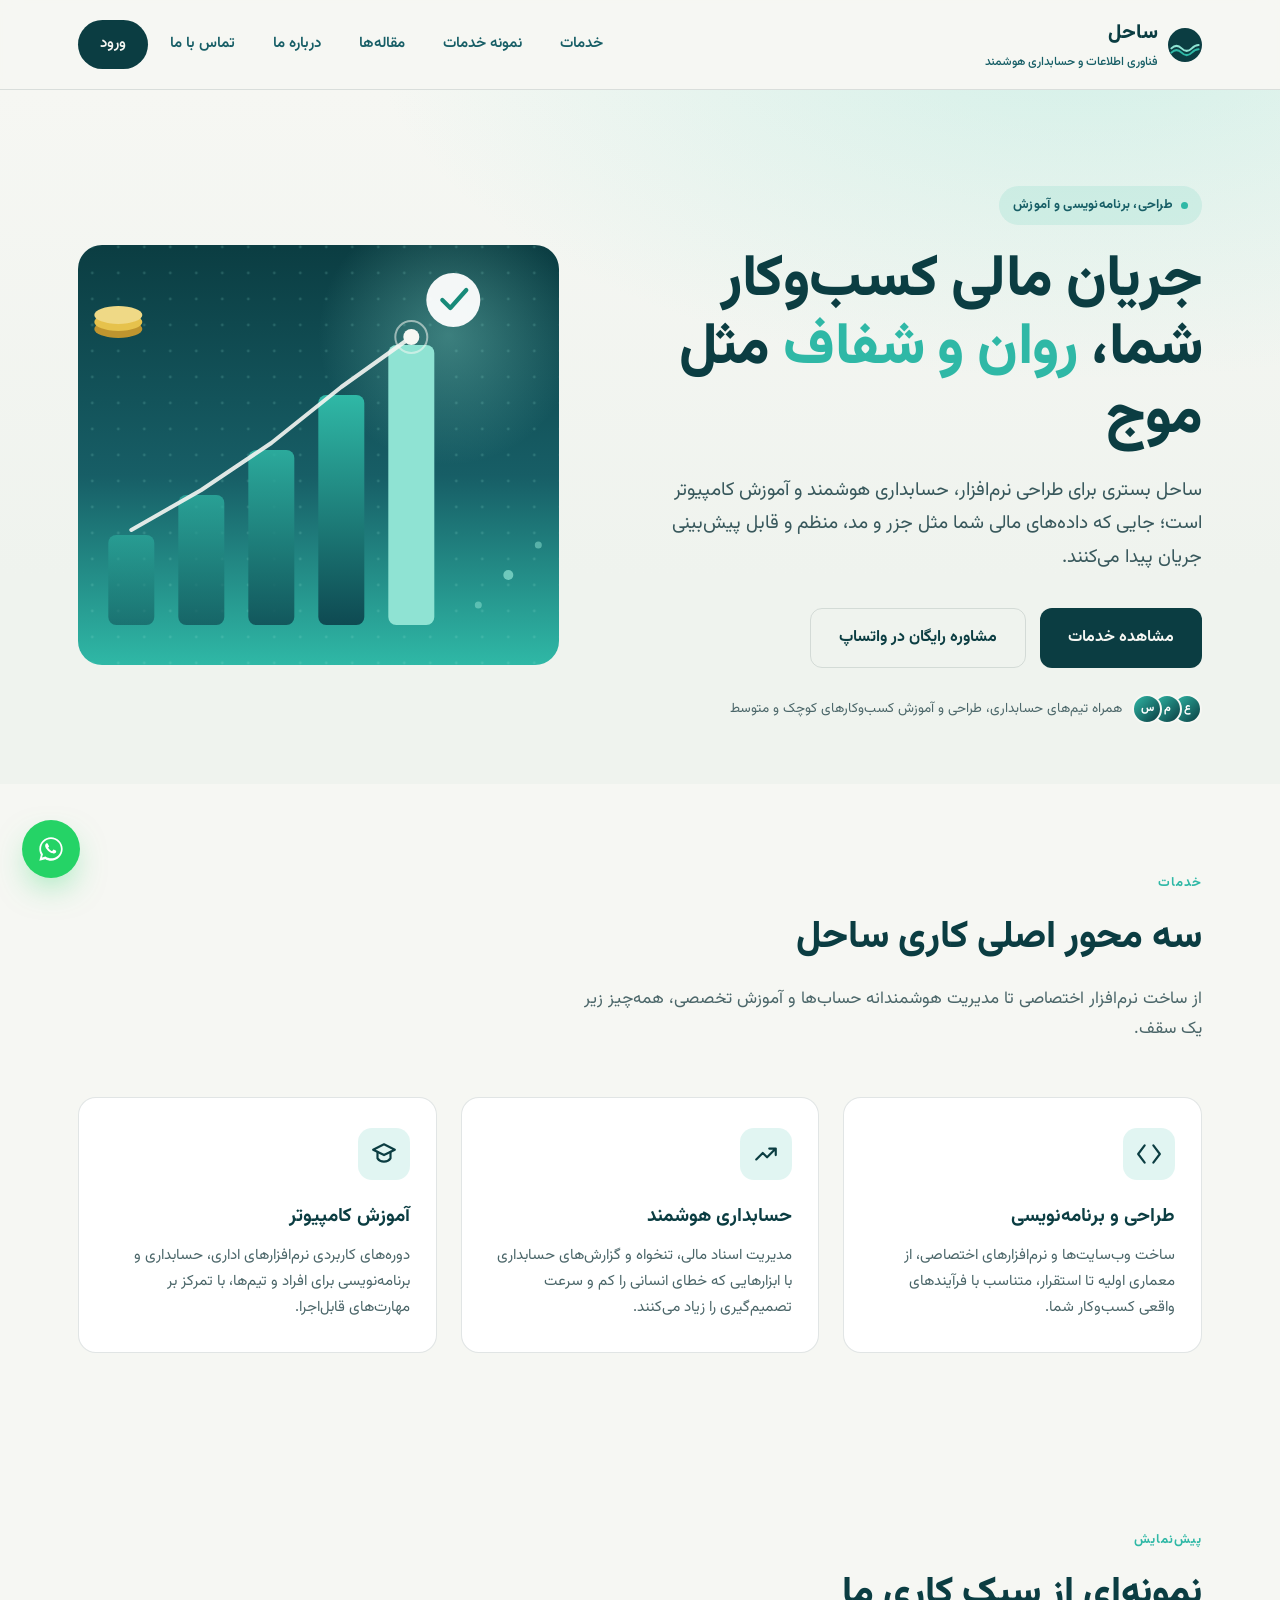
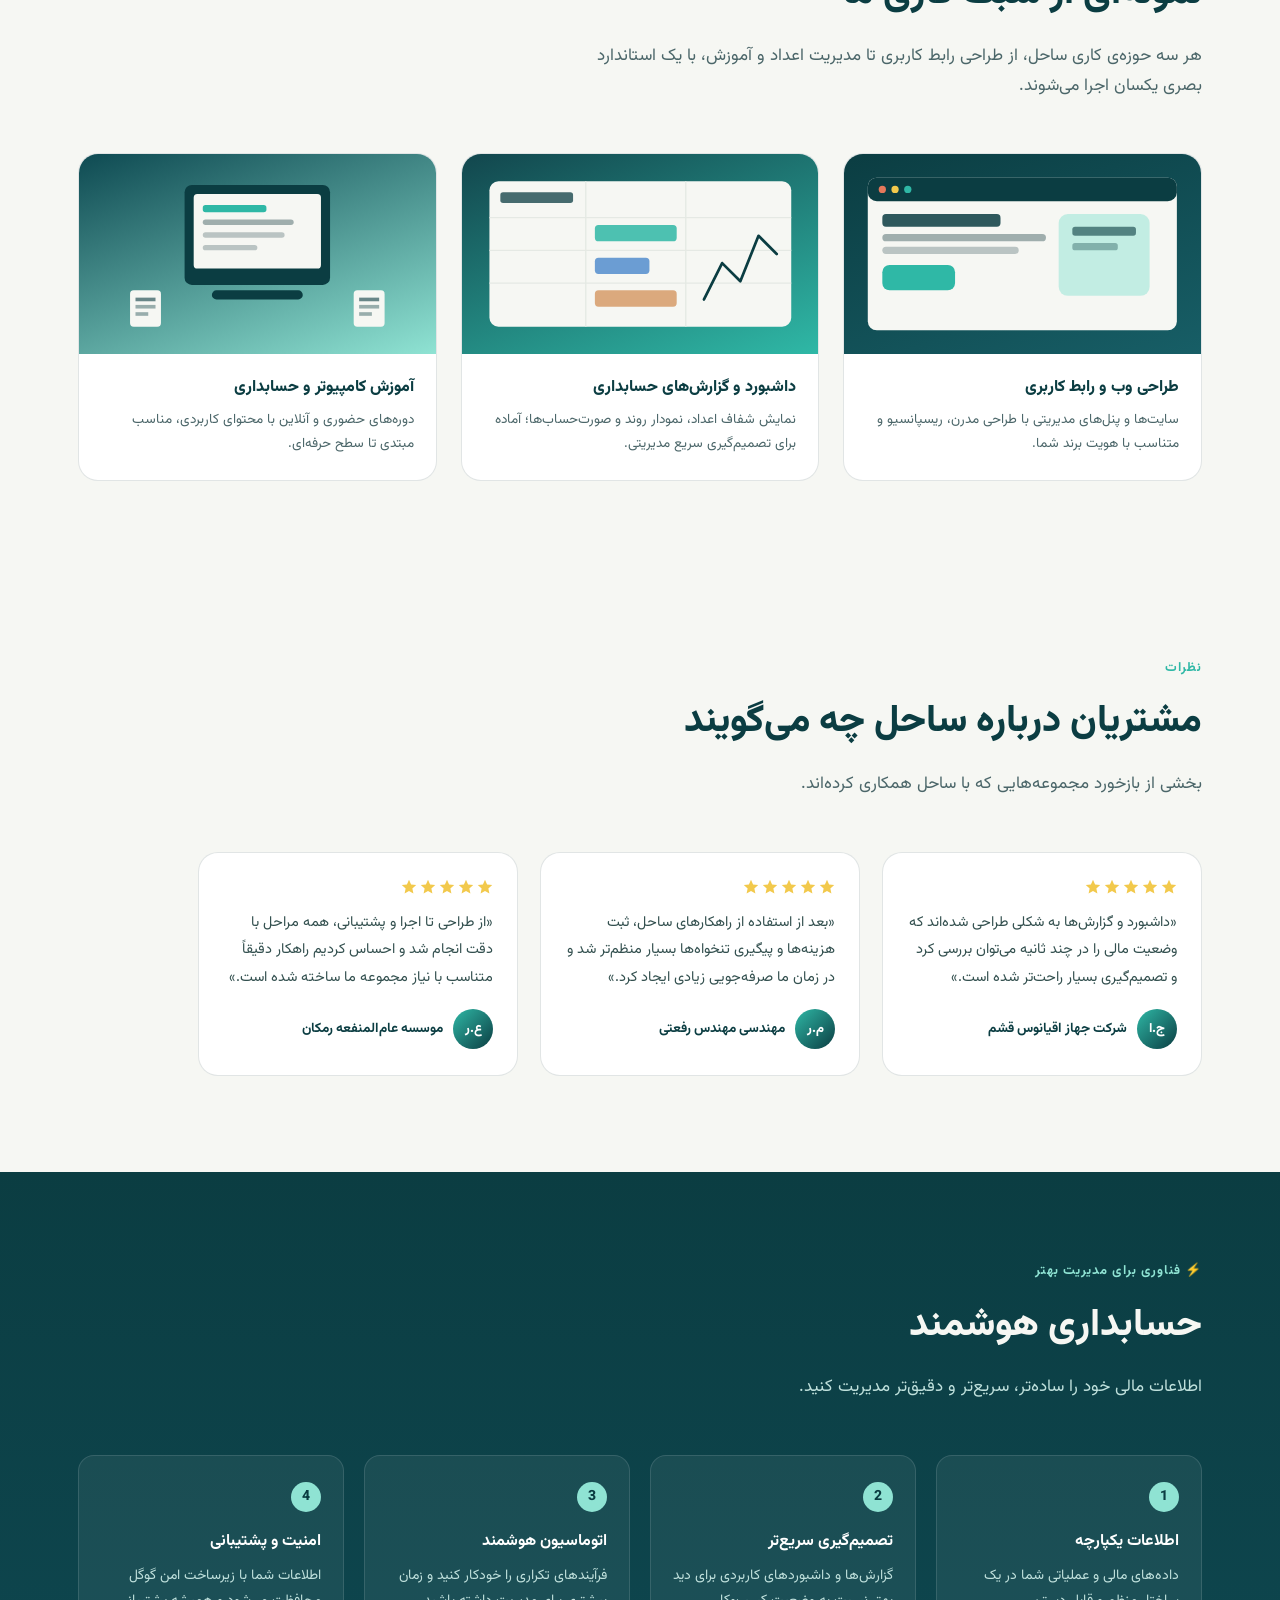
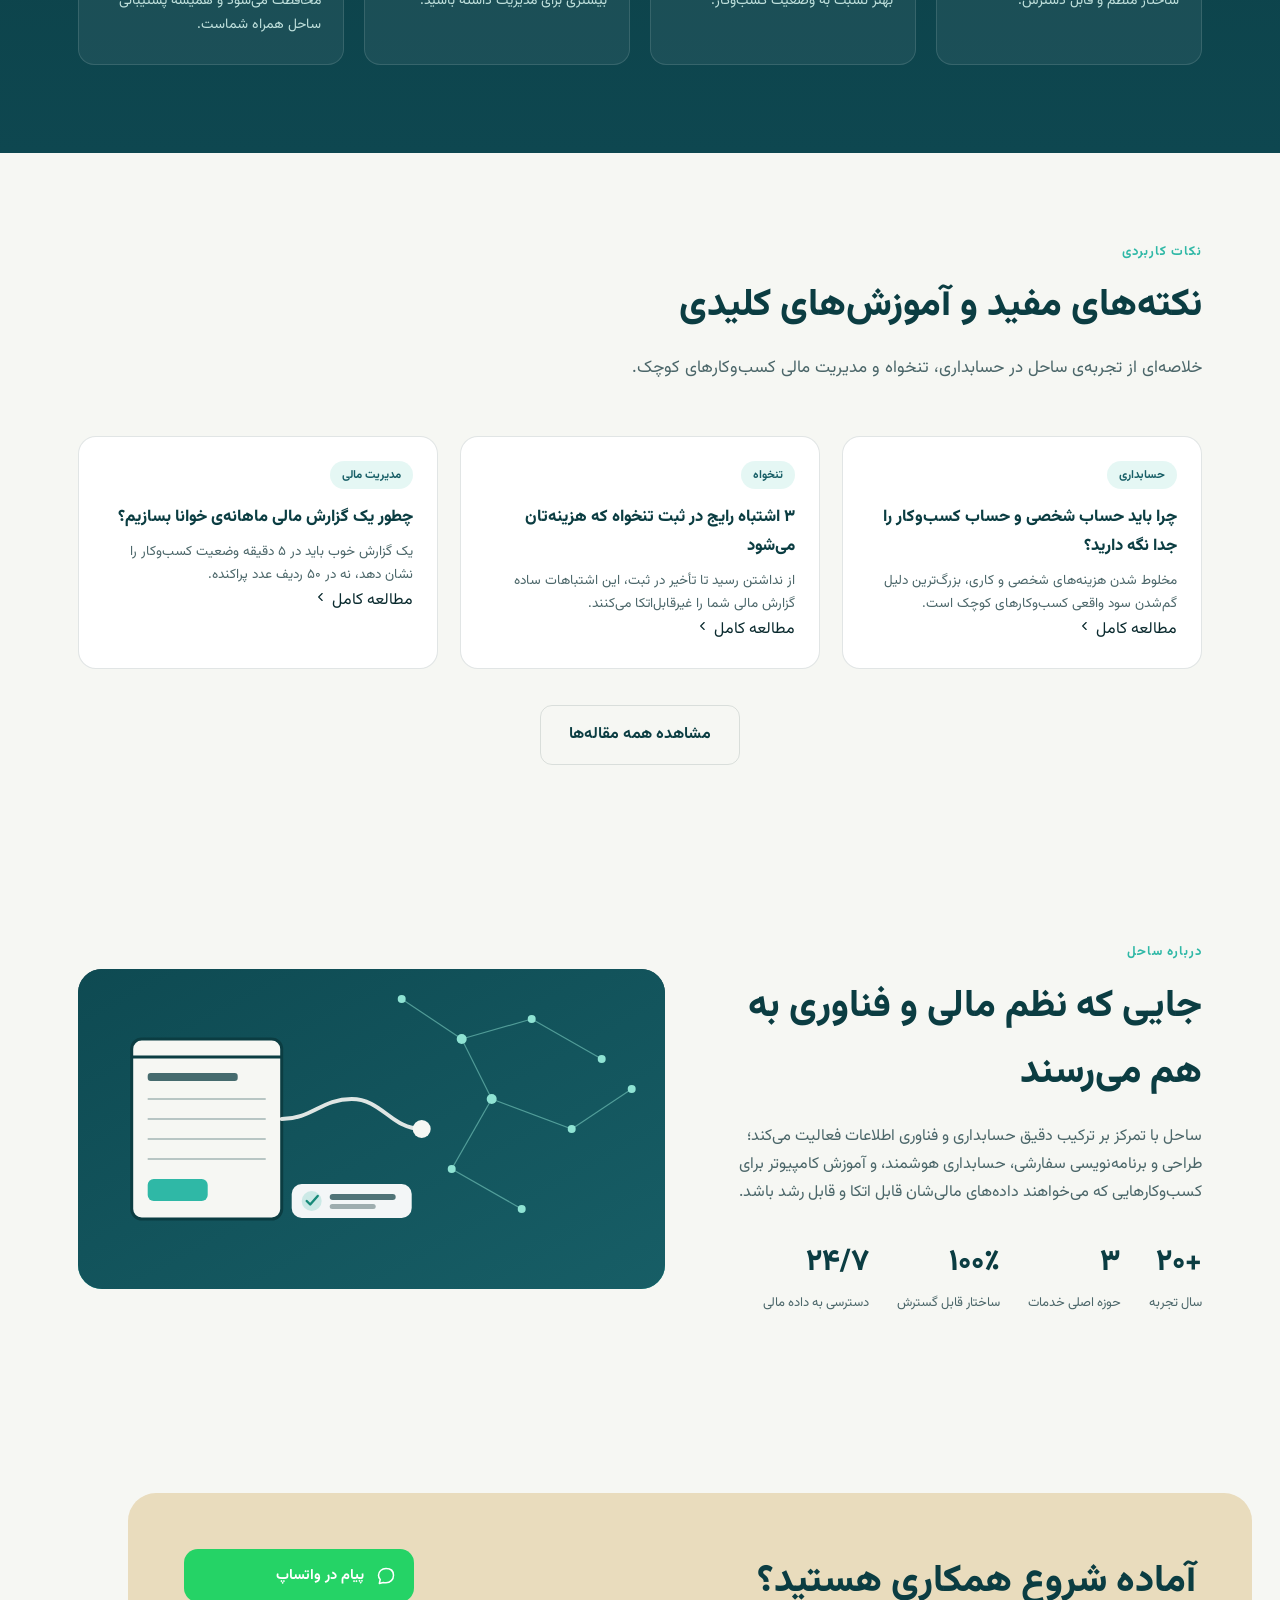
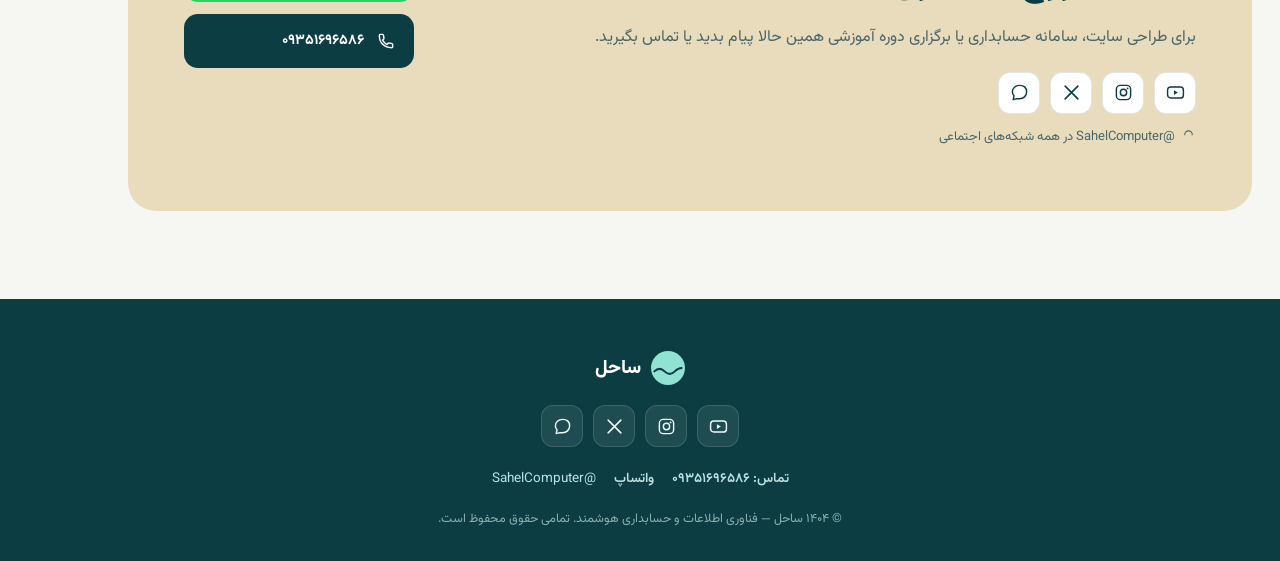
<file: index.html>
<!DOCTYPE html>
<html lang="fa" dir="rtl">
<head>
<meta charset="UTF-8">
<meta name="viewport" content="width=device-width, initial-scale=1.0">
<title>ساحل | فناوری اطلاعات و حسابداری هوشمند</title>
<meta name="description" content="طراحی و برنامه‌نویسی، حسابداری هوشمند و آموزش کامپیوتر ساحل">
<link rel="icon" href="assets/favicon.svg" type="image/svg+xml">
<link rel="stylesheet" href="css/style.css">
</head>
<body>

<header>
  <div class="nav">
    <div class="brand">
      <svg class="brand-mark" viewBox="0 0 40 40" fill="none" xmlns="http://www.w3.org/2000/svg" aria-hidden="true">
        <circle cx="20" cy="20" r="20" fill="#0B3D42"/>
        <path d="M4 24C8 20 12 20 16 24C20 28 24 28 28 24C32 20 36 20 36 20" stroke="#8FE3D3" stroke-width="2.4" stroke-linecap="round" fill="none"/>
        <path d="M4 29C8 25 12 25 16 29C20 33 24 33 28 29C32 25 36 25 36 25" stroke="#2FB8A6" stroke-width="2.4" stroke-linecap="round" fill="none"/>
      </svg>
      <span>ساحل<small>فناوری اطلاعات و حسابداری هوشمند</small></span>
    </div>
    <button class="menu-btn" id="menuBtn" aria-label="باز کردن منو" aria-expanded="false">
      <span></span><span></span><span></span>
    </button>
    <nav class="nav-links" id="navLinks">
      <a href="#services">خدمات</a>
      <a href="#showcase">نمونه خدمات</a>
      <a href="articles.html">مقاله‌ها</a>
      <a href="#about">درباره ما</a>
      <a href="#contact">تماس با ما</a>
      <a href="login.html" class="nav-cta">ورود</a>
    </nav>
  </div>
</header>

<section class="hero">
  <div class="hero-grid">
    <div>
      <div class="eyebrow">طراحی، برنامه‌نویسی و آموزش</div>
      <h1>جریان مالی کسب‌وکار شما، <em>روان و شفاف</em> مثل موج</h1>
      <p class="lead">ساحل بستری برای طراحی نرم‌افزار، حسابداری هوشمند و آموزش کامپیوتر است؛ جایی که داده‌های مالی شما مثل جزر و مد، منظم و قابل پیش‌بینی جریان پیدا می‌کنند.</p>
      <div class="hero-actions">
        <a href="#services" class="btn btn-primary">مشاهده خدمات</a>
        <a href="https://wa.me/989351696586" target="_blank" rel="noopener" class="btn btn-ghost">مشاوره رایگان در واتساپ</a>
      </div>
      <div class="trust-line">
        <div class="avatars"><span>ع</span><span>م</span><span>س</span></div>
        <span>همراه تیم‌های حسابداری، طراحی و آموزش کسب‌وکارهای کوچک و متوسط</span>
      </div>
    </div>
    <div class="tide" role="img" aria-label="نمودار جریان مالی رو به رشد" style="position:relative;">
      <svg viewBox="0 0 560 420" preserveAspectRatio="xMidYMax slice" style="position:absolute; inset:0; width:100%; height:100%;">
        <defs>
          <pattern id="dotgrid" width="26" height="26" patternUnits="userSpaceOnUse">
            <circle cx="2" cy="2" r="1.4" fill="#8FE3D3" opacity="0.18"/>
          </pattern>
          <linearGradient id="barGrad" x1="0" y1="1" x2="0" y2="0">
            <stop offset="0%" stop-color="#0E4A52"/>
            <stop offset="100%" stop-color="#2FB8A6"/>
          </linearGradient>
          <radialGradient id="glow" cx="50%" cy="50%" r="50%">
            <stop offset="0%" stop-color="#8FE3D3" stop-opacity="0.35"/>
            <stop offset="100%" stop-color="#8FE3D3" stop-opacity="0"/>
          </radialGradient>
        </defs>
        <rect x="0" y="0" width="560" height="420" fill="url(#dotgrid)"/>
        <circle cx="410" cy="90" r="130" fill="url(#glow)"/>

        <g>
          <rect x="70"  y="290" width="46" height="90"  rx="8" fill="url(#barGrad)" opacity="0.55"/>
          <rect x="140" y="250" width="46" height="130" rx="8" fill="url(#barGrad)" opacity="0.7"/>
          <rect x="210" y="205" width="46" height="175" rx="8" fill="url(#barGrad)" opacity="0.85"/>
          <rect x="280" y="150" width="46" height="230" rx="8" fill="url(#barGrad)"/>
          <rect x="350" y="100" width="46" height="280" rx="8" fill="#8FE3D3"/>
        </g>

        <polyline points="93,285 163,245 233,198 303,142 373,92" fill="none" stroke="#F6F7F3" stroke-width="4" stroke-linecap="round" stroke-linejoin="round" opacity="0.9"/>
        <circle cx="373" cy="92" r="8" fill="#F6F7F3"/>
        <circle cx="373" cy="92" r="16" fill="none" stroke="#F6F7F3" stroke-width="2" opacity="0.55"/>

        <g transform="translate(415,55)">
          <circle cx="0" cy="0" r="27" fill="#ffffff" opacity="0.95"/>
          <path d="M-11 0L-3 8L13 -10" stroke="#178A79" stroke-width="4.2" stroke-linecap="round" stroke-linejoin="round" fill="none"/>
        </g>

        <g transform="translate(80,70)" opacity="0.95">
          <ellipse cx="0" cy="14" rx="24" ry="9" fill="#C99A2E"/>
          <ellipse cx="0" cy="7" rx="24" ry="9" fill="#F2C94C"/>
          <ellipse cx="0" cy="0" rx="24" ry="9" fill="#FCE18A"/>
        </g>

        <circle cx="470" cy="330" r="5" fill="#8FE3D3" opacity="0.7"/>
        <circle cx="500" cy="300" r="3.5" fill="#8FE3D3" opacity="0.5"/>
        <circle cx="440" cy="360" r="3.5" fill="#8FE3D3" opacity="0.5"/>
      </svg>
    </div>
  </div>
</section>

<section class="services" id="services">
  <div class="wrap">
    <div class="section-head reveal">
      <div class="kicker">خدمات</div>
      <h2>سه محور اصلی کاری ساحل</h2>
      <p>از ساخت نرم‌افزار اختصاصی تا مدیریت هوشمندانه حساب‌ها و آموزش تخصصی، همه‌چیز زیر یک سقف.</p>
    </div>
    <div class="cards">
      <div class="card reveal">
        <div class="card-icon">
          <svg width="26" height="26" viewBox="0 0 24 24" fill="none"><path d="M8 4L2 12L8 20M16 4L22 12L16 20" stroke="#0B3D42" stroke-width="2" stroke-linecap="round" stroke-linejoin="round"/></svg>
        </div>
        <h3>طراحی و برنامه‌نویسی</h3>
        <p>ساخت وب‌سایت‌ها و نرم‌افزارهای اختصاصی، از معماری اولیه تا استقرار، متناسب با فرآیندهای واقعی کسب‌وکار شما.</p>
      </div>
      <div class="card reveal">
        <div class="card-icon">
          <svg width="26" height="26" viewBox="0 0 24 24" fill="none"><path d="M3 17L9 11L13 15L21 7M21 7H15M21 7V13" stroke="#0B3D42" stroke-width="2" stroke-linecap="round" stroke-linejoin="round"/></svg>
        </div>
        <h3>حسابداری هوشمند</h3>
        <p>مدیریت اسناد مالی، تنخواه و گزارش‌های حسابداری با ابزارهایی که خطای انسانی را کم و سرعت تصمیم‌گیری را زیاد می‌کنند.</p>
      </div>
      <div class="card reveal">
        <div class="card-icon">
          <svg width="26" height="26" viewBox="0 0 24 24" fill="none"><path d="M12 3L2 8L12 13L22 8L12 3Z" stroke="#0B3D42" stroke-width="2" stroke-linejoin="round"/><path d="M6 10V16C6 16 8 19 12 19C16 19 18 16 18 16V10" stroke="#0B3D42" stroke-width="2" stroke-linecap="round" stroke-linejoin="round"/></svg>
        </div>
        <h3>آموزش کامپیوتر</h3>
        <p>دوره‌های کاربردی نرم‌افزارهای اداری، حسابداری و برنامه‌نویسی برای افراد و تیم‌ها، با تمرکز بر مهارت‌های قابل‌اجرا.</p>
      </div>
    </div>
  </div>
</section>

<section class="showcase" id="showcase">
  <div class="wrap">
    <div class="section-head reveal">
      <div class="kicker">پیش‌نمایش</div>
      <h2>نمونه‌ای از سبک کاری ما</h2>
      <p>هر سه حوزه‌ی کاری ساحل، از طراحی رابط کاربری تا مدیریت اعداد و آموزش، با یک استاندارد بصری یکسان اجرا می‌شوند.</p>
    </div>
    <div class="showcase-grid">

      <div class="mock-card reveal">
        <div class="mock-stage" style="background:linear-gradient(160deg,#0B3D42,#175E66);">
          <svg viewBox="0 0 400 220" preserveAspectRatio="xMidYMid slice">
            <rect x="30" y="26" width="340" height="168" rx="10" fill="#F6F7F3"/>
            <rect x="30" y="26" width="340" height="26" rx="10" fill="#0B3D42"/>
            <circle cx="46" cy="39" r="4" fill="#E4785B"/><circle cx="60" cy="39" r="4" fill="#F2C94C"/><circle cx="74" cy="39" r="4" fill="#2FB8A6"/>
            <rect x="46" y="66" width="130" height="14" rx="4" fill="#0B3D42" opacity="0.85"/>
            <rect x="46" y="88" width="180" height="8" rx="4" fill="#4B6669" opacity="0.5"/>
            <rect x="46" y="102" width="150" height="8" rx="4" fill="#4B6669" opacity="0.35"/>
            <rect x="46" y="122" width="80" height="28" rx="8" fill="#2FB8A6"/>
            <rect x="240" y="66" width="100" height="90" rx="10" fill="#8FE3D3" opacity="0.5"/>
            <rect x="255" y="80" width="70" height="10" rx="3" fill="#0B3D42" opacity="0.6"/>
            <rect x="255" y="98" width="50" height="8" rx="3" fill="#0B3D42" opacity="0.35"/>
          </svg>
        </div>
        <div class="mock-body">
          <h3>طراحی وب و رابط کاربری</h3>
          <p>سایت‌ها و پنل‌های مدیریتی با طراحی مدرن، ریسپانسیو و متناسب با هویت برند شما.</p>
        </div>
      </div>

      <div class="mock-card reveal">
        <div class="mock-stage" style="background:linear-gradient(160deg,#12464D,#2FB8A6);">
          <svg viewBox="0 0 400 220" preserveAspectRatio="xMidYMid slice">
            <rect x="34" y="30" width="332" height="160" rx="10" fill="#F6F7F3"/>
            <line x1="34" y1="70" x2="366" y2="70" stroke="#E5E9E4" stroke-width="1.5"/>
            <line x1="34" y1="106" x2="366" y2="106" stroke="#E5E9E4" stroke-width="1.5"/>
            <line x1="34" y1="142" x2="366" y2="142" stroke="#E5E9E4" stroke-width="1.5"/>
            <line x1="140" y1="30" x2="140" y2="190" stroke="#E5E9E4" stroke-width="1.5"/>
            <line x1="250" y1="30" x2="250" y2="190" stroke="#E5E9E4" stroke-width="1.5"/>
            <rect x="46" y="42" width="80" height="12" rx="3" fill="#0B3D42" opacity="0.75"/>
            <rect x="150" y="78" width="90" height="18" rx="4" fill="#2FB8A6" opacity="0.85"/>
            <rect x="150" y="114" width="60" height="18" rx="4" fill="#3178C6" opacity="0.7"/>
            <rect x="150" y="150" width="90" height="18" rx="4" fill="#C56A1E" opacity="0.55"/>
            <polyline points="270,160 290,120 310,140 330,90 350,110" fill="none" stroke="#0B3D42" stroke-width="3" stroke-linecap="round" stroke-linejoin="round"/>
          </svg>
        </div>
        <div class="mock-body">
          <h3>داشبورد و گزارش‌های حسابداری</h3>
          <p>نمایش شفاف اعداد، نمودار روند و صورت‌حساب‌ها؛ آماده برای تصمیم‌گیری سریع مدیریتی.</p>
        </div>
      </div>

      <div class="mock-card reveal">
        <div class="mock-stage" style="background:linear-gradient(160deg,#0E4A52,#8FE3D3);">
          <svg viewBox="0 0 400 220" preserveAspectRatio="xMidYMid slice">
            <rect x="120" y="34" width="160" height="110" rx="8" fill="#0B3D42"/>
            <rect x="130" y="44" width="140" height="82" rx="4" fill="#F6F7F3"/>
            <rect x="140" y="56" width="70" height="8" rx="3" fill="#2FB8A6"/>
            <rect x="140" y="72" width="100" height="6" rx="3" fill="#4B6669" opacity="0.5"/>
            <rect x="140" y="86" width="90" height="6" rx="3" fill="#4B6669" opacity="0.35"/>
            <rect x="140" y="100" width="60" height="6" rx="3" fill="#4B6669" opacity="0.35"/>
            <rect x="150" y="150" width="100" height="10" rx="5" fill="#0B3D42"/>
            <rect x="60" y="150" width="34" height="40" rx="4" fill="#F6F7F3"/>
            <rect x="66" y="158" width="22" height="4" fill="#0B3D42" opacity="0.6"/>
            <rect x="66" y="166" width="22" height="4" fill="#0B3D42" opacity="0.4"/>
            <rect x="66" y="174" width="14" height="4" fill="#0B3D42" opacity="0.4"/>
            <rect x="306" y="150" width="34" height="40" rx="4" fill="#F6F7F3"/>
            <rect x="312" y="158" width="22" height="4" fill="#0B3D42" opacity="0.6"/>
            <rect x="312" y="166" width="22" height="4" fill="#0B3D42" opacity="0.4"/>
            <rect x="312" y="174" width="14" height="4" fill="#0B3D42" opacity="0.4"/>
          </svg>
        </div>
        <div class="mock-body">
          <h3>آموزش کامپیوتر و حسابداری</h3>
          <p>دوره‌های حضوری و آنلاین با محتوای کاربردی، مناسب مبتدی تا سطح حرفه‌ای.</p>
        </div>
      </div>

    </div>
  </div>
</section>

<section class="testimonials" id="testimonials">
  <div class="wrap">
    <div class="section-head reveal">
      <div class="kicker">نظرات</div>
      <h2>مشتریان درباره ساحل چه می‌گویند</h2>
      <p>بخشی از بازخورد مجموعه‌هایی که با ساحل همکاری کرده‌اند.</p>
    </div>
    <div class="testimonial-track">
      <div class="testimonial-card reveal">
        <div class="testimonial-stars">
          <svg viewBox="0 0 20 20" fill="currentColor"><path d="M10 1L12.6 6.9L19 7.6L14.2 11.9L15.5 18.2L10 15L4.5 18.2L5.8 11.9L1 7.6L7.4 6.9L10 1Z"/></svg>
          <svg viewBox="0 0 20 20" fill="currentColor"><path d="M10 1L12.6 6.9L19 7.6L14.2 11.9L15.5 18.2L10 15L4.5 18.2L5.8 11.9L1 7.6L7.4 6.9L10 1Z"/></svg>
          <svg viewBox="0 0 20 20" fill="currentColor"><path d="M10 1L12.6 6.9L19 7.6L14.2 11.9L15.5 18.2L10 15L4.5 18.2L5.8 11.9L1 7.6L7.4 6.9L10 1Z"/></svg>
          <svg viewBox="0 0 20 20" fill="currentColor"><path d="M10 1L12.6 6.9L19 7.6L14.2 11.9L15.5 18.2L10 15L4.5 18.2L5.8 11.9L1 7.6L7.4 6.9L10 1Z"/></svg>
          <svg viewBox="0 0 20 20" fill="currentColor"><path d="M10 1L12.6 6.9L19 7.6L14.2 11.9L15.5 18.2L10 15L4.5 18.2L5.8 11.9L1 7.6L7.4 6.9L10 1Z"/></svg>
        </div>
        <p class="testimonial-quote">«داشبورد و گزارش‌ها به شکلی طراحی شده‌اند که وضعیت مالی را در چند ثانیه می‌توان بررسی کرد و تصمیم‌گیری بسیار راحت‌تر شده است.»</p>
        <div class="testimonial-who">
          <div class="testimonial-avatar">ج.ا</div>
          <div><b>شرکت جهاز اقیانوس قشم</b></div>
        </div>
      </div>
      <div class="testimonial-card reveal">
        <div class="testimonial-stars">
          <svg viewBox="0 0 20 20" fill="currentColor"><path d="M10 1L12.6 6.9L19 7.6L14.2 11.9L15.5 18.2L10 15L4.5 18.2L5.8 11.9L1 7.6L7.4 6.9L10 1Z"/></svg>
          <svg viewBox="0 0 20 20" fill="currentColor"><path d="M10 1L12.6 6.9L19 7.6L14.2 11.9L15.5 18.2L10 15L4.5 18.2L5.8 11.9L1 7.6L7.4 6.9L10 1Z"/></svg>
          <svg viewBox="0 0 20 20" fill="currentColor"><path d="M10 1L12.6 6.9L19 7.6L14.2 11.9L15.5 18.2L10 15L4.5 18.2L5.8 11.9L1 7.6L7.4 6.9L10 1Z"/></svg>
          <svg viewBox="0 0 20 20" fill="currentColor"><path d="M10 1L12.6 6.9L19 7.6L14.2 11.9L15.5 18.2L10 15L4.5 18.2L5.8 11.9L1 7.6L7.4 6.9L10 1Z"/></svg>
          <svg viewBox="0 0 20 20" fill="currentColor"><path d="M10 1L12.6 6.9L19 7.6L14.2 11.9L15.5 18.2L10 15L4.5 18.2L5.8 11.9L1 7.6L7.4 6.9L10 1Z"/></svg>
        </div>
        <p class="testimonial-quote">«بعد از استفاده از راهکارهای ساحل، ثبت هزینه‌ها و پیگیری تنخواه‌ها بسیار منظم‌تر شد و در زمان ما صرفه‌جویی زیادی ایجاد کرد.»</p>
        <div class="testimonial-who">
          <div class="testimonial-avatar">م.ر</div>
          <div><b>مهندسی مهندس رفعتی</b></div>
        </div>
      </div>
      <div class="testimonial-card reveal">
        <div class="testimonial-stars">
          <svg viewBox="0 0 20 20" fill="currentColor"><path d="M10 1L12.6 6.9L19 7.6L14.2 11.9L15.5 18.2L10 15L4.5 18.2L5.8 11.9L1 7.6L7.4 6.9L10 1Z"/></svg>
          <svg viewBox="0 0 20 20" fill="currentColor"><path d="M10 1L12.6 6.9L19 7.6L14.2 11.9L15.5 18.2L10 15L4.5 18.2L5.8 11.9L1 7.6L7.4 6.9L10 1Z"/></svg>
          <svg viewBox="0 0 20 20" fill="currentColor"><path d="M10 1L12.6 6.9L19 7.6L14.2 11.9L15.5 18.2L10 15L4.5 18.2L5.8 11.9L1 7.6L7.4 6.9L10 1Z"/></svg>
          <svg viewBox="0 0 20 20" fill="currentColor"><path d="M10 1L12.6 6.9L19 7.6L14.2 11.9L15.5 18.2L10 15L4.5 18.2L5.8 11.9L1 7.6L7.4 6.9L10 1Z"/></svg>
          <svg viewBox="0 0 20 20" fill="currentColor"><path d="M10 1L12.6 6.9L19 7.6L14.2 11.9L15.5 18.2L10 15L4.5 18.2L5.8 11.9L1 7.6L7.4 6.9L10 1Z"/></svg>
        </div>
        <p class="testimonial-quote">«از طراحی تا اجرا و پشتیبانی، همه مراحل با دقت انجام شد و احساس کردیم راهکار دقیقاً متناسب با نیاز مجموعه ما ساخته شده است.»</p>
        <div class="testimonial-who">
          <div class="testimonial-avatar">ع.ر</div>
          <div><b>موسسه عام‌المنفعه رمکان</b></div>
        </div>
      </div>
    </div>
  </div>
</section>

<section class="roadmap" id="features">
  <div class="wrap">
    <div class="section-head reveal">
      <div class="kicker">⚡ فناوری برای مدیریت بهتر</div>
      <h2>حسابداری هوشمند</h2>
      <p>اطلاعات مالی خود را ساده‌تر، سریع‌تر و دقیق‌تر مدیریت کنید.</p>
    </div>
    <div class="steps">
      <div class="step reveal">
        <h3>اطلاعات یکپارچه</h3>
        <p>داده‌های مالی و عملیاتی شما در یک ساختار منظم و قابل دسترس.</p>
      </div>
      <div class="step reveal">
        <h3>تصمیم‌گیری سریع‌تر</h3>
        <p>گزارش‌ها و داشبوردهای کاربردی برای دید بهتر نسبت به وضعیت کسب‌وکار.</p>
      </div>
      <div class="step reveal">
        <h3>اتوماسیون هوشمند</h3>
        <p>فرآیندهای تکراری را خودکار کنید و زمان بیشتری برای مدیریت داشته باشید.</p>
      </div>
      <div class="step reveal">
        <h3>امنیت و پشتیبانی</h3>
        <p>اطلاعات شما با زیرساخت امن گوگل محافظت می‌شود و همیشه پشتیبانی ساحل همراه شماست.</p>
      </div>
    </div>
  </div>
</section>

<section id="tips">
  <div class="wrap">
    <div class="section-head reveal">
      <div class="kicker">نکات کاربردی</div>
      <h2>نکته‌های مفید و آموزش‌های کلیدی</h2>
      <p>خلاصه‌ای از تجربه‌ی ساحل در حسابداری، تنخواه و مدیریت مالی کسب‌وکارهای کوچک.</p>
    </div>
    <div class="tips-grid">
      <div class="tip-card reveal">
        <span class="tip-tag">حسابداری</span>
        <h3>چرا باید حساب شخصی و حساب کسب‌وکار را جدا نگه دارید؟</h3>
        <p>مخلوط شدن هزینه‌های شخصی و کاری، بزرگ‌ترین دلیل گم‌شدن سود واقعی کسب‌وکارهای کوچک است.</p>
      <a href="articles/hesab-shakhsi-va-kasbokar.html" class="article-more">مطالعه کامل <svg width="14" height="14" viewBox="0 0 24 24" fill="none"><path d="M14 6L8 12L14 18" stroke="currentColor" stroke-width="2" stroke-linecap="round" stroke-linejoin="round"/></svg></a></div>
      <div class="tip-card reveal">
        <span class="tip-tag">تنخواه</span>
        <h3>۳ اشتباه رایج در ثبت تنخواه که هزینه‌تان می‌شود</h3>
        <p>از نداشتن رسید تا تأخیر در ثبت، این اشتباهات ساده گزارش مالی شما را غیرقابل‌اتکا می‌کنند.</p>
      <a href="articles/eshtebahat-tankhah.html" class="article-more">مطالعه کامل <svg width="14" height="14" viewBox="0 0 24 24" fill="none"><path d="M14 6L8 12L14 18" stroke="currentColor" stroke-width="2" stroke-linecap="round" stroke-linejoin="round"/></svg></a></div>
      <div class="tip-card reveal">
        <span class="tip-tag">مدیریت مالی</span>
        <h3>چطور یک گزارش مالی ماهانه‌ی خوانا بسازیم؟</h3>
        <p>یک گزارش خوب باید در ۵ دقیقه وضعیت کسب‌وکار را نشان دهد، نه در ۵۰ ردیف عدد پراکنده.</p>
      <a href="articles/gozaresh-mali-mahane.html" class="article-more">مطالعه کامل <svg width="14" height="14" viewBox="0 0 24 24" fill="none"><path d="M14 6L8 12L14 18" stroke="currentColor" stroke-width="2" stroke-linecap="round" stroke-linejoin="round"/></svg></a></div>
    </div>
    <div class="section-cta">
      <a href="articles.html" class="btn btn-ghost">مشاهده همه مقاله‌ها</a>
    </div>
  </div>
</section>

<section class="about" id="about">
  <div class="wrap about-grid">
    <div>
      <div class="kicker">درباره ساحل</div>
      <h2>جایی که نظم مالی و فناوری به هم می‌رسند</h2>
      <p style="color:#4B6669; font-size:16px;">ساحل با تمرکز بر ترکیب دقیق حسابداری و فناوری اطلاعات فعالیت می‌کند؛ طراحی و برنامه‌نویسی سفارشی، حسابداری هوشمند، و آموزش کامپیوتر برای کسب‌وکارهایی که می‌خواهند داده‌های مالی‌شان قابل اتکا و قابل رشد باشد.</p>
      <div class="stat-row">
        <div class="stat"><b id="statYears">+۲۰</b><span>سال تجربه</span></div>
        <div class="stat"><b>۳</b><span>حوزه اصلی خدمات</span></div>
        <div class="stat"><b>۱۰۰٪</b><span>ساختار قابل گسترش</span></div>
        <div class="stat"><b>۲۴/۷</b><span>دسترسی به داده مالی</span></div>
      </div>
    </div>
    <div class="tide" style="height:320px; position:relative;" role="img" aria-label="تصویرسازی برخورد نظم مالی و فناوری">
      <svg viewBox="0 0 600 320" preserveAspectRatio="xMidYMid slice" style="position:absolute; inset:0; width:100%; height:100%;">
        <defs>
          <linearGradient id="meetGrad" x1="0" y1="0" x2="1" y2="1">
            <stop offset="0%" stop-color="#0E4A52"/>
            <stop offset="100%" stop-color="#175E66"/>
          </linearGradient>
        </defs>
        <rect x="0" y="0" width="600" height="320" fill="url(#meetGrad)"/>

        <g opacity="0.5" stroke="#8FE3D3" stroke-width="1.2">
          <line x1="330" y1="30" x2="390" y2="70"/>
          <line x1="390" y1="70" x2="460" y2="50"/>
          <line x1="390" y1="70" x2="420" y2="130"/>
          <line x1="460" y1="50" x2="530" y2="90"/>
          <line x1="420" y1="130" x2="500" y2="160"/>
          <line x1="500" y1="160" x2="560" y2="120"/>
          <line x1="420" y1="130" x2="380" y2="200"/>
          <line x1="380" y1="200" x2="450" y2="240"/>
        </g>
        <g fill="#8FE3D3">
          <circle cx="330" cy="30" r="4"/><circle cx="390" cy="70" r="5"/><circle cx="460" cy="50" r="4"/>
          <circle cx="530" cy="90" r="4"/><circle cx="420" cy="130" r="5"/><circle cx="500" cy="160" r="4"/>
          <circle cx="560" cy="120" r="4"/><circle cx="380" cy="200" r="4"/><circle cx="450" cy="240" r="4"/>
        </g>

        <g transform="translate(60,70)">
          <rect x="0" y="0" width="150" height="180" rx="10" fill="#F6F7F3"/>
          <rect x="0" y="0" width="150" height="180" rx="10" fill="none" stroke="#0B3D42" stroke-width="3"/>
          <line x1="0" y1="18" x2="150" y2="18" stroke="#0B3D42" stroke-width="3"/>
          <rect x="16" y="34" width="90" height="8" rx="3" fill="#0B3D42" opacity="0.75"/>
          <line x1="16" y1="60" x2="134" y2="60" stroke="#0B3D42" stroke-width="1.4" opacity="0.35"/>
          <line x1="16" y1="80" x2="134" y2="80" stroke="#0B3D42" stroke-width="1.4" opacity="0.35"/>
          <line x1="16" y1="100" x2="134" y2="100" stroke="#0B3D42" stroke-width="1.4" opacity="0.35"/>
          <line x1="16" y1="120" x2="134" y2="120" stroke="#0B3D42" stroke-width="1.4" opacity="0.35"/>
          <rect x="16" y="140" width="60" height="22" rx="6" fill="#2FB8A6"/>
        </g>

        <path d="M210 150C240 150 250 130 280 130S320 160 350 160" fill="none" stroke="#F6F7F3" stroke-width="4" stroke-linecap="round" opacity="0.9"/>
        <circle cx="350" cy="160" r="9" fill="#F6F7F3"/>

        <g transform="translate(220,215)">
          <rect x="0" y="0" width="120" height="34" rx="10" fill="#ffffff" opacity="0.95"/>
          <circle cx="20" cy="17" r="10" fill="#2FB8A6" opacity="0.2"/>
          <path d="M15 17L18.5 20.5L26 12" stroke="#178A79" stroke-width="2.4" stroke-linecap="round" stroke-linejoin="round" fill="none"/>
          <rect x="38" y="10" width="66" height="6" rx="3" fill="#0B3D42" opacity="0.7"/>
          <rect x="38" y="20" width="46" height="5" rx="2.5" fill="#4B6669" opacity="0.5"/>
        </g>
      </svg>
    </div>
  </div>
</section>

<section id="contact">
  <div class="contact">
    <div class="contact-inner">
      <div>
        <h2>آماده شروع همکاری هستید؟</h2>
        <p>برای طراحی سایت، سامانه حسابداری یا برگزاری دوره آموزشی همین حالا پیام بدید یا تماس بگیرید.</p>
        <div class="social-row">
          <a class="social-btn" href="https://www.youtube.com/@SahelComputer" target="_blank" rel="noopener" aria-label="یوتیوب ساحل">
            <svg viewBox="0 0 24 24" fill="none"><rect x="2" y="5" width="20" height="14" rx="4" stroke="currentColor" stroke-width="1.8"/><path d="M10 9L15 12L10 15V9Z" fill="currentColor"/></svg>
          </a>
          <a class="social-btn" href="https://instagram.com/SahelComputer" target="_blank" rel="noopener" aria-label="اینستاگرام ساحل">
            <svg viewBox="0 0 24 24" fill="none"><rect x="3" y="3" width="18" height="18" rx="5" stroke="currentColor" stroke-width="1.8"/><circle cx="12" cy="12" r="4" stroke="currentColor" stroke-width="1.8"/><circle cx="17.2" cy="6.8" r="1.1" fill="currentColor"/></svg>
          </a>
          <a class="social-btn" href="https://x.com/SahelComputer" target="_blank" rel="noopener" aria-label="ایکس ساحل">
            <svg viewBox="0 0 24 24" fill="none"><path d="M4 4L20 20M20 4L4 20" stroke="currentColor" stroke-width="2" stroke-linecap="round"/></svg>
          </a>
          <a class="social-btn" href="https://wa.me/989351696586" target="_blank" rel="noopener" aria-label="واتساپ ساحل">
            <svg viewBox="0 0 24 24" fill="none"><path d="M12 3C7 3 3 6.6 3 11C3 13 3.8 14.8 5.1 16.1L4 21L8.8 19.7C9.8 20 10.9 20 12 20C17 20 21 16.4 21 11S17 3 12 3Z" stroke="currentColor" stroke-width="1.8" stroke-linejoin="round"/></svg>
          </a>
        </div>
        <div class="handle-tag">
          <svg width="15" height="15" viewBox="0 0 24 24" fill="none"><path d="M6 9C6 5.7 8.7 3 12 3C15.3 3 18 5.7 18 9" stroke="currentColor" stroke-width="1.8" stroke-linecap="round"/></svg>
          @SahelComputer در همه شبکه‌های اجتماعی
        </div>
      </div>
      <div class="contact-actions">
        <a href="https://wa.me/989351696586" target="_blank" rel="noopener" class="contact-btn whatsapp">
          <svg viewBox="0 0 24 24" fill="none"><path d="M12 3C7 3 3 6.6 3 11C3 13 3.8 14.8 5.1 16.1L4 21L8.8 19.7C9.8 20 10.9 20 12 20C17 20 21 16.4 21 11S17 3 12 3Z" stroke="currentColor" stroke-width="1.8" stroke-linejoin="round"/></svg>
          پیام در واتساپ
        </a>
        <a href="tel:+989351696586" class="contact-btn call">
          <svg viewBox="0 0 24 24" fill="none"><path d="M4 5C4 14.4 9.6 20 19 20C19.6 20 20 19.6 20 19V16.2C20 15.7 19.7 15.3 19.2 15.2L15.6 14.4C15.2 14.3 14.8 14.4 14.5 14.7L13 16.2C10.8 15 9 13.2 7.8 11L9.3 9.5C9.6 9.2 9.7 8.8 9.6 8.4L8.8 4.8C8.7 4.3 8.3 4 7.8 4H5C4.4 4 4 4.4 4 5Z" stroke="currentColor" stroke-width="1.7" stroke-linejoin="round"/></svg>
          ۰۹۳۵۱۶۹۶۵۸۶
        </a>
      </div>
    </div>
  </div>
</section>

<a href="https://wa.me/989351696586" target="_blank" rel="noopener" class="float-whatsapp" aria-label="گفتگو در واتساپ">
  <svg viewBox="0 0 24 24" fill="currentColor"><path d="M12 2C6.5 2 2 6.5 2 12C2 13.8 2.5 15.5 3.3 17L2 22L7.2 20.7C8.6 21.5 10.3 22 12 22C17.5 22 22 17.5 22 12C22 6.5 17.5 2 12 2ZM12 20C10.4 20 8.9 19.5 7.6 18.7L7.2 18.5L4.3 19.3L5.1 16.5L4.9 16.1C4 14.7 3.5 13.4 3.5 12C3.5 7.3 7.3 3.5 12 3.5C16.7 3.5 20.5 7.3 20.5 12C20.5 16.7 16.7 20 12 20Z"/><path d="M9.2 7.4C9 7 8.7 7 8.5 7C8.3 7 8 7.1 7.8 7.3C7.6 7.5 7 8.1 7 9.2C7 10.3 7.8 11.4 7.9 11.6C8 11.7 9.6 14.2 12 15.2C14 16 14.4 15.9 14.8 15.8C15.2 15.7 16.1 15.2 16.3 14.7C16.5 14.1 16.5 13.6 16.4 13.5C16.3 13.4 16.1 13.4 15.9 13.3C15.7 13.2 14.6 12.6 14.4 12.5C14.2 12.5 14.1 12.4 14 12.6C13.8 12.8 13.4 13.4 13.2 13.6C13.1 13.8 12.9 13.8 12.7 13.7C12.5 13.6 11.8 13.4 10.9 12.6C10.2 12 9.7 11.2 9.6 11C9.5 10.8 9.6 10.7 9.7 10.6C9.8 10.5 9.9 10.3 10 10.2C10.2 10.1 10.2 10 10.3 9.8C10.4 9.6 10.3 9.5 10.3 9.4C10.2 9.3 9.7 8 9.2 7.4Z"/></svg>
</a>

<footer class="site-footer">
  <div class="wrap">
    <div class="brand" style="justify-content:center;">
      <svg class="brand-mark" width="30" height="30" viewBox="0 0 40 40" fill="none" xmlns="http://www.w3.org/2000/svg" aria-hidden="true">
        <circle cx="20" cy="20" r="20" fill="#8FE3D3"/>
        <path d="M4 24C8 20 12 20 16 24C20 28 24 28 28 24C32 20 36 20 36 20" stroke="#0B3D42" stroke-width="2.4" stroke-linecap="round" fill="none"/>
      </svg>
      <span style="font-weight:800; font-size:19px;">ساحل</span>
    </div>

    <div class="social-row">
      <a class="social-btn" href="https://www.youtube.com/@SahelComputer" target="_blank" rel="noopener" aria-label="یوتیوب ساحل">
        <svg viewBox="0 0 24 24" fill="none"><rect x="2" y="5" width="20" height="14" rx="4" stroke="currentColor" stroke-width="1.8"/><path d="M10 9L15 12L10 15V9Z" fill="currentColor"/></svg>
      </a>
      <a class="social-btn" href="https://instagram.com/SahelComputer" target="_blank" rel="noopener" aria-label="اینستاگرام ساحل">
        <svg viewBox="0 0 24 24" fill="none"><rect x="3" y="3" width="18" height="18" rx="5" stroke="currentColor" stroke-width="1.8"/><circle cx="12" cy="12" r="4" stroke="currentColor" stroke-width="1.8"/><circle cx="17.2" cy="6.8" r="1.1" fill="currentColor"/></svg>
      </a>
      <a class="social-btn" href="https://x.com/SahelComputer" target="_blank" rel="noopener" aria-label="ایکس ساحل">
        <svg viewBox="0 0 24 24" fill="none"><path d="M4 4L20 20M20 4L4 20" stroke="currentColor" stroke-width="2" stroke-linecap="round"/></svg>
      </a>
      <a class="social-btn" href="https://wa.me/989351696586" target="_blank" rel="noopener" aria-label="واتساپ ساحل">
        <svg viewBox="0 0 24 24" fill="none"><path d="M12 3C7 3 3 6.6 3 11C3 13 3.8 14.8 5.1 16.1L4 21L8.8 19.7C9.8 20 10.9 20 12 20C17 20 21 16.4 21 11S17 3 12 3Z" stroke="currentColor" stroke-width="1.8" stroke-linejoin="round"/></svg>
      </a>
    </div>

    <div class="foot-contact">
      <a href="tel:+989351696586">تماس: ۰۹۳۵۱۶۹۶۵۸۶</a>
      <a href="https://wa.me/989351696586" target="_blank" rel="noopener">واتساپ</a>
      <span>@SahelComputer</span>
    </div>

    <div class="copyright">© ۱۴۰۴ ساحل — فناوری اطلاعات و حسابداری هوشمند. تمامی حقوق محفوظ است.</div>
  </div>
</footer>

<script src="js/main.js" defer></script>

</body>
</html>
</file>
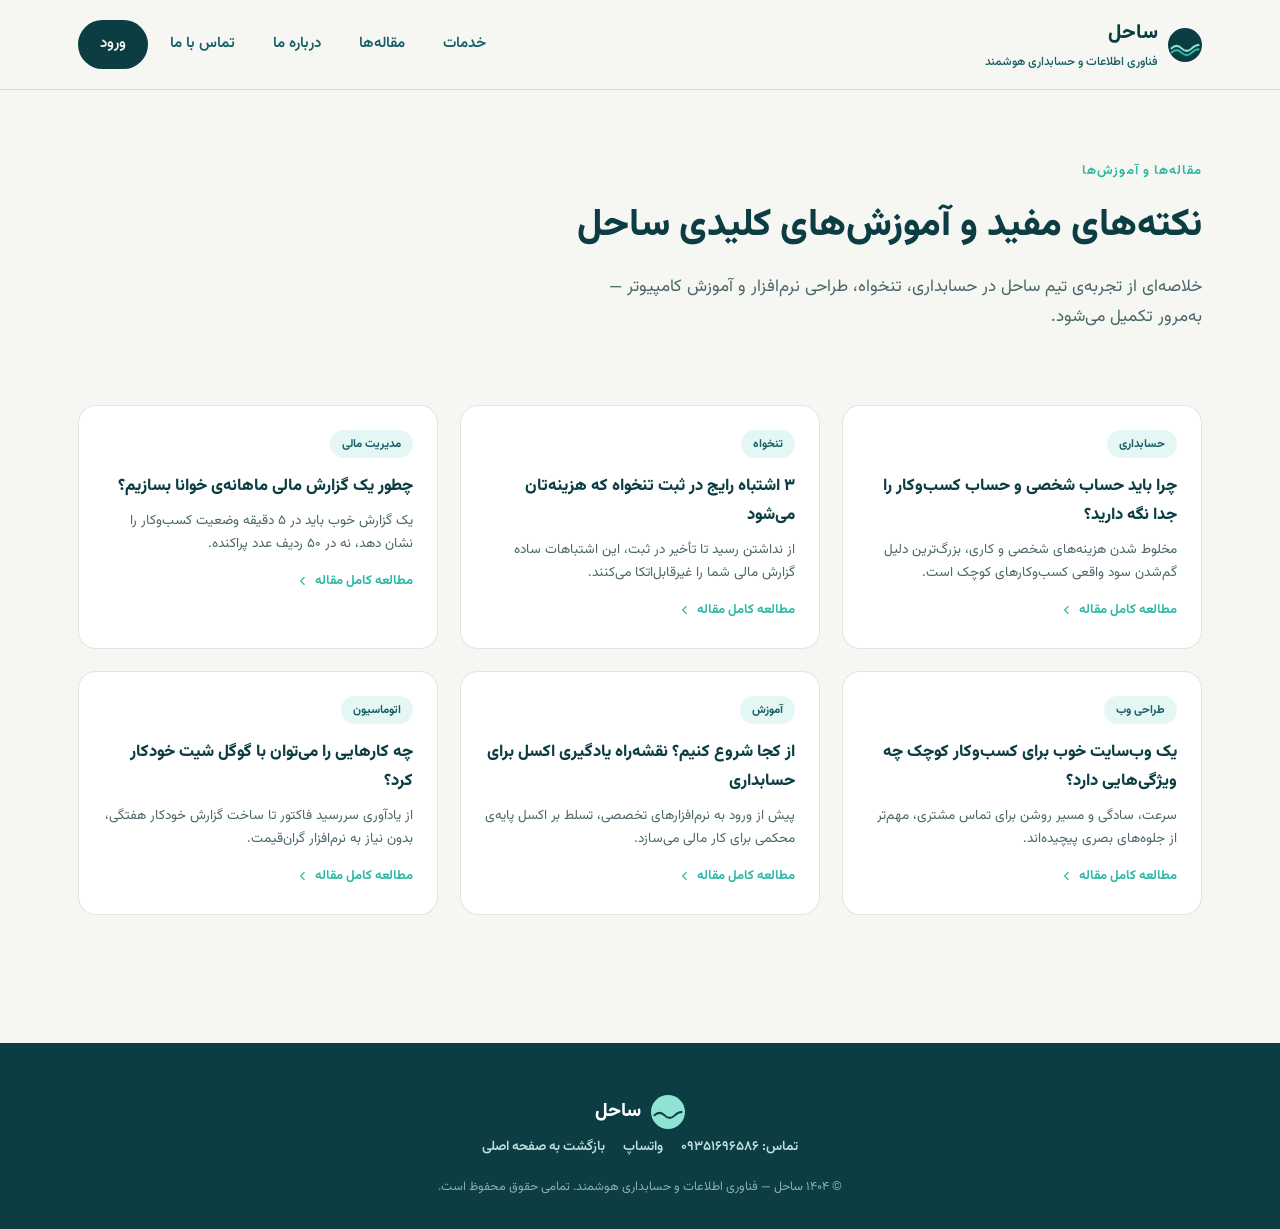
<file: articles.html>
<!DOCTYPE html>
<html lang="fa" dir="rtl">
<head>
<meta charset="UTF-8">
<meta name="viewport" content="width=device-width, initial-scale=1.0">
<title>مقاله‌ها و آموزش‌ها | ساحل</title>
<meta name="description" content="نکات و آموزش‌های کاربردی حسابداری، تنخواه و مدیریت مالی از تیم ساحل">
<link rel="icon" href="assets/favicon.svg" type="image/svg+xml">
<link rel="stylesheet" href="css/style.css">
</head>
<body>

<header>
  <div class="nav">
    <div class="brand">
      <svg class="brand-mark" viewBox="0 0 40 40" fill="none" xmlns="http://www.w3.org/2000/svg" aria-hidden="true">
        <circle cx="20" cy="20" r="20" fill="#0B3D42"/>
        <path d="M4 24C8 20 12 20 16 24C20 28 24 28 28 24C32 20 36 20 36 20" stroke="#8FE3D3" stroke-width="2.4" stroke-linecap="round" fill="none"/>
        <path d="M4 29C8 25 12 25 16 29C20 33 24 33 28 29C32 25 36 25 36 25" stroke="#2FB8A6" stroke-width="2.4" stroke-linecap="round" fill="none"/>
      </svg>
      <span>ساحل<small>فناوری اطلاعات و حسابداری هوشمند</small></span>
    </div>
    <button class="menu-btn" id="menuBtn" aria-label="باز کردن منو" aria-expanded="false">
      <span></span><span></span><span></span>
    </button>
    <nav class="nav-links" id="navLinks">
      <a href="index.html#services">خدمات</a>
      <a href="articles.html">مقاله‌ها</a>
      <a href="index.html#about">درباره ما</a>
      <a href="index.html#contact">تماس با ما</a>
      <a href="login.html" class="nav-cta">ورود</a>
    </nav>
  </div>
</header>

<section style="padding:70px 0 20px;">
  <div class="wrap">
    <div class="section-head reveal">
      <div class="kicker">مقاله‌ها و آموزش‌ها</div>
      <h2>نکته‌های مفید و آموزش‌های کلیدی ساحل</h2>
      <p>خلاصه‌ای از تجربه‌ی تیم ساحل در حسابداری، تنخواه، طراحی نرم‌افزار و آموزش کامپیوتر — به‌مرور تکمیل می‌شود.</p>
    </div>
  </div>
</section>

<section style="padding-top:0;">
  <div class="wrap">
    <div class="articles-grid">

      <div class="article-card reveal">
        <span class="article-tag">حسابداری</span>
        <h3>چرا باید حساب شخصی و حساب کسب‌وکار را جدا نگه دارید؟</h3>
        <p>مخلوط شدن هزینه‌های شخصی و کاری، بزرگ‌ترین دلیل گم‌شدن سود واقعی کسب‌وکارهای کوچک است.</p>
        <a href="articles/hesab-shakhsi-va-kasbokar.html" class="article-more">مطالعه کامل مقاله <svg width="14" height="14" viewBox="0 0 24 24" fill="none"><path d="M14 6L8 12L14 18" stroke="currentColor" stroke-width="2" stroke-linecap="round" stroke-linejoin="round"/></svg></a>
      </div>

      <div class="article-card reveal">
        <span class="article-tag">تنخواه</span>
        <h3>۳ اشتباه رایج در ثبت تنخواه که هزینه‌تان می‌شود</h3>
        <p>از نداشتن رسید تا تأخیر در ثبت، این اشتباهات ساده گزارش مالی شما را غیرقابل‌اتکا می‌کنند.</p>
        <a href="articles/eshtebahat-tankhah.html" class="article-more">مطالعه کامل مقاله <svg width="14" height="14" viewBox="0 0 24 24" fill="none"><path d="M14 6L8 12L14 18" stroke="currentColor" stroke-width="2" stroke-linecap="round" stroke-linejoin="round"/></svg></a>
      </div>

      <div class="article-card reveal">
        <span class="article-tag">مدیریت مالی</span>
        <h3>چطور یک گزارش مالی ماهانه‌ی خوانا بسازیم؟</h3>
        <p>یک گزارش خوب باید در ۵ دقیقه وضعیت کسب‌وکار را نشان دهد، نه در ۵۰ ردیف عدد پراکنده.</p>
        <a href="articles/gozaresh-mali-mahane.html" class="article-more">مطالعه کامل مقاله <svg width="14" height="14" viewBox="0 0 24 24" fill="none"><path d="M14 6L8 12L14 18" stroke="currentColor" stroke-width="2" stroke-linecap="round" stroke-linejoin="round"/></svg></a>
      </div>

      <div class="article-card reveal">
        <span class="article-tag">طراحی وب</span>
        <h3>یک وب‌سایت خوب برای کسب‌وکار کوچک چه ویژگی‌هایی دارد؟</h3>
        <p>سرعت، سادگی و مسیر روشن برای تماس مشتری، مهم‌تر از جلوه‌های بصری پیچیده‌اند.</p>
        <a href="articles/website-khoob-kasbokar.html" class="article-more">مطالعه کامل مقاله <svg width="14" height="14" viewBox="0 0 24 24" fill="none"><path d="M14 6L8 12L14 18" stroke="currentColor" stroke-width="2" stroke-linecap="round" stroke-linejoin="round"/></svg></a>
      </div>

      <div class="article-card reveal">
        <span class="article-tag">آموزش</span>
        <h3>از کجا شروع کنیم؟ نقشه‌راه یادگیری اکسل برای حسابداری</h3>
        <p>پیش از ورود به نرم‌افزارهای تخصصی، تسلط بر اکسل پایه‌ی محکمی برای کار مالی می‌سازد.</p>
        <a href="articles/naghshe-rah-excel.html" class="article-more">مطالعه کامل مقاله <svg width="14" height="14" viewBox="0 0 24 24" fill="none"><path d="M14 6L8 12L14 18" stroke="currentColor" stroke-width="2" stroke-linecap="round" stroke-linejoin="round"/></svg></a>
      </div>

      <div class="article-card reveal">
        <span class="article-tag">اتوماسیون</span>
        <h3>چه کارهایی را می‌توان با گوگل شیت خودکار کرد؟</h3>
        <p>از یادآوری سررسید فاکتور تا ساخت گزارش خودکار هفتگی، بدون نیاز به نرم‌افزار گران‌قیمت.</p>
        <a href="articles/otomasion-google-sheet.html" class="article-more">مطالعه کامل مقاله <svg width="14" height="14" viewBox="0 0 24 24" fill="none"><path d="M14 6L8 12L14 18" stroke="currentColor" stroke-width="2" stroke-linecap="round" stroke-linejoin="round"/></svg></a>
      </div>

    </div>
  </div>
</section>

<footer class="site-footer" style="margin-top:40px;">
  <div class="wrap">
    <div class="brand" style="justify-content:center;">
      <svg class="brand-mark" width="30" height="30" viewBox="0 0 40 40" fill="none" xmlns="http://www.w3.org/2000/svg" aria-hidden="true">
        <circle cx="20" cy="20" r="20" fill="#8FE3D3"/>
        <path d="M4 24C8 20 12 20 16 24C20 28 24 28 28 24C32 20 36 20 36 20" stroke="#0B3D42" stroke-width="2.4" stroke-linecap="round" fill="none"/>
      </svg>
      <span style="font-weight:800; font-size:19px;">ساحل</span>
    </div>
    <div class="foot-contact">
      <a href="tel:+989351696586">تماس: ۰۹۳۵۱۶۹۶۵۸۶</a>
      <a href="https://wa.me/989351696586" target="_blank" rel="noopener">واتساپ</a>
      <a href="index.html">بازگشت به صفحه اصلی</a>
    </div>
    <div class="copyright">© ۱۴۰۴ ساحل — فناوری اطلاعات و حسابداری هوشمند. تمامی حقوق محفوظ است.</div>
  </div>
</footer>

<script src="js/main.js" defer></script>
</body>
</html>
</file>
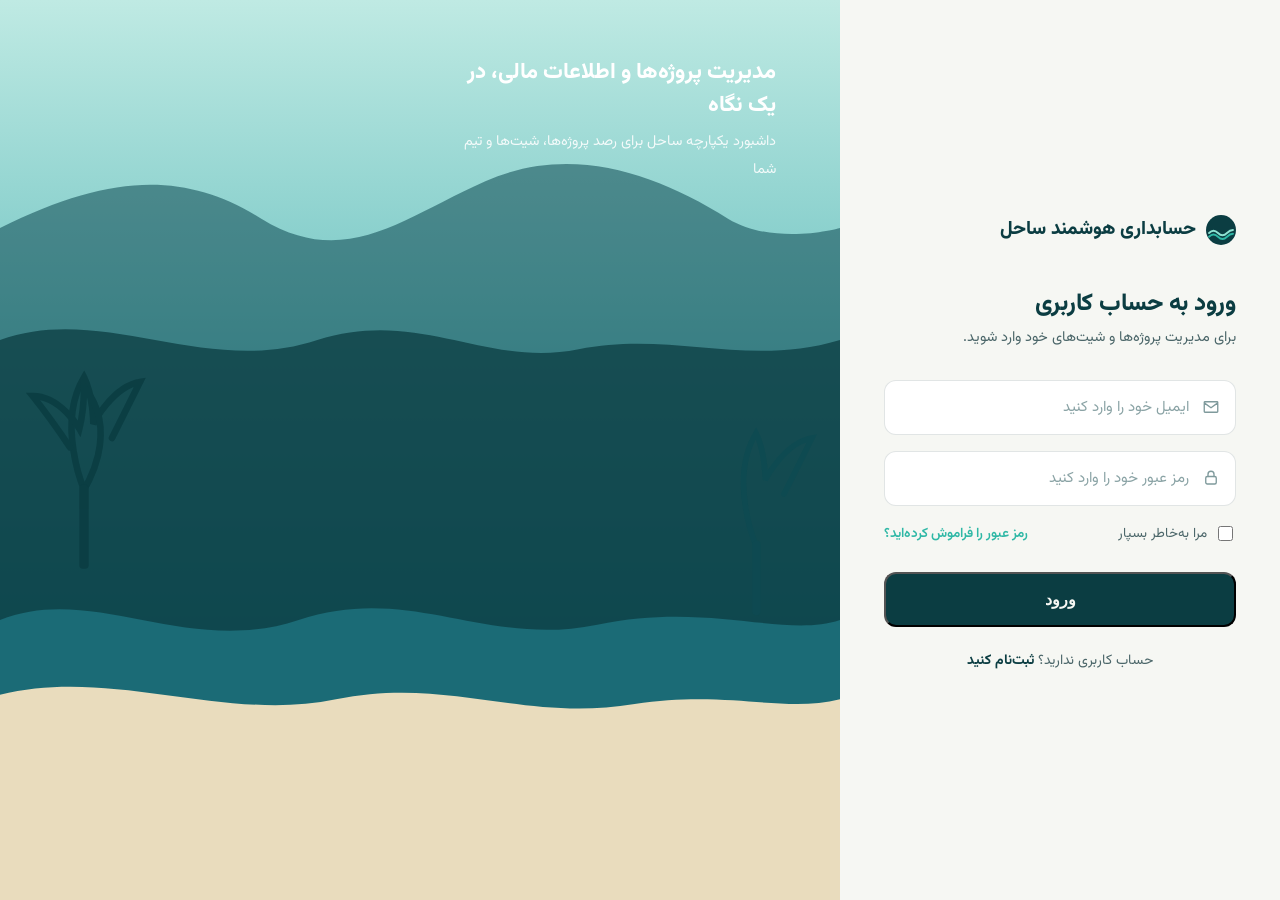
<file: dashboard.html>
<!DOCTYPE html>
<html lang="fa" dir="rtl">
<head>
<meta charset="UTF-8">
<meta name="viewport" content="width=device-width, initial-scale=1.0, viewport-fit=cover">
<title>کارتابل | حسابداری هوشمند ساحل</title>

<!-- ==================== تم: اعمال زودهنگام قبل از رندر (جلوگیری از فلش رنگ) ==================== -->
<script>
  (function () {
    try {
      var saved = localStorage.getItem('sahel-theme');
      var prefersDark = window.matchMedia && window.matchMedia('(prefers-color-scheme: dark)').matches;
      var theme = saved || (prefersDark ? 'dark' : 'light');
      document.documentElement.setAttribute('data-theme', theme);
    } catch (e) {}
  })();
</script>

<link rel="icon" href="assets/favicon.svg" type="image/svg+xml">
<link rel="stylesheet" href="css/style.css">

<!-- ==================== PWA: نصب و اجرای تمام‌صفحه ==================== -->
<link rel="manifest" href="manifest.json">
<meta name="theme-color" content="#0B3D42">

<!-- iOS Safari: باز شدن بدون نوار آدرس بعد از Add to Home Screen -->
<meta name="apple-mobile-web-app-capable" content="yes">
<meta name="apple-mobile-web-app-status-bar-style" content="black-translucent">
<meta name="apple-mobile-web-app-title" content="ساحل">
<link rel="apple-touch-icon" href="assets/icon-192.png">
<link rel="apple-touch-icon" sizes="192x192" href="assets/icon-192.png">
<link rel="apple-touch-icon" sizes="512x512" href="assets/icon-512.png">

<!-- Android/Chrome -->
<meta name="mobile-web-app-capable" content="yes">
<link rel="icon" sizes="192x192" href="assets/icon-192.png">
<link rel="icon" sizes="512x512" href="assets/icon-512.png">

<style>
  /* ==================== استایل‌های پایه ==================== */
  :root {
    --deep: #0B3D42;
    --teal: #14555C;
    --accent: #2FB8A6;
    --accent-light: #8FE3D3;
    --bg-light: #F6FAFA;
    --bg-accent: #EAF6F4;
    --border: #E0EAEA;
    --border-light: #E9F1F1;
    --text: #0B3D42;
    --text-muted: #7F9A9C;
    --danger: #C0472B;
    --gold: #B8860B;
    --shadow-sm: 0 2px 10px rgba(11,61,66,0.08);
    --shadow-md: 0 4px 20px rgba(11,61,66,0.12);
    --shadow-lg: 0 16px 40px rgba(11,61,66,0.14);
    --radius-sm: 10px;
    --radius-md: 16px;
    --radius-lg: 25px;
    --transition: all 0.3s cubic-bezier(0.4, 0, 0.2, 1);

    /* شیشه‌ای مدرن */
    --glass-bg: rgba(255, 255, 255, 0.62);
    --glass-bg-strong: rgba(255, 255, 255, 0.86);
    --glass-border: rgba(255, 255, 255, 0.55);
    --glass-highlight: rgba(255, 255, 255, 0.9);
    --glass-shadow: 0 8px 32px rgba(11,61,66,0.16), 0 1px 0 rgba(255,255,255,0.6) inset;
    --bubble-in-bg: var(--bg-accent);
    --chat-area-bg: #F9FCFC;
  }

  /* ==================== حالت تاریک ==================== */
  :root[data-theme="dark"] {
    --bg-light: #0C2226;
    --bg-accent: rgba(143, 227, 211, 0.10);
    --border: rgba(255, 255, 255, 0.12);
    --border-light: rgba(255, 255, 255, 0.09);
    --text: #EAF6F4;
    --text-muted: #86ADAF;
    --shadow-sm: 0 2px 10px rgba(0,0,0,0.30);
    --shadow-md: 0 4px 20px rgba(0,0,0,0.35);
    --shadow-lg: 0 16px 40px rgba(0,0,0,0.45);
    --glass-bg: rgba(16, 43, 47, 0.60);
    --glass-bg-strong: rgba(16, 43, 47, 0.88);
    --glass-border: rgba(255, 255, 255, 0.10);
    --glass-highlight: rgba(255, 255, 255, 0.10);
    --glass-shadow: 0 8px 32px rgba(0,0,0,0.45), 0 1px 0 rgba(255,255,255,0.05) inset;
  }

  :root[data-theme="dark"] .topbar-icon,
  :root[data-theme="dark"] .brand-link {
    color: var(--text);
  }
/* این رو به CSS اضافه کن — برای حالت تاریک */

:root[data-theme="dark"] #fileSendForm select {
  background-color: #1a2d30 !important;
  color: #EAF6F4 !important;
  border-color: rgba(255, 255, 255, 0.15) !important;
}

:root[data-theme="dark"] #fileSendForm select option {
  background-color: #1a2d30 !important;
  color: #EAF6F4 !important;
}

:root[data-theme="dark"] #fileRecipient option {
  background-color: #1a2d30 !important;
  color: #EAF6F4 !important;
}
  :root[data-theme="dark"] #workspaceFrame {
    background: var(--bg-light);
  }

  :root[data-theme="dark"] #fileSendForm select,
  :root[data-theme="dark"] .file-chip,
  :root[data-theme="dark"] .chat-input-row,
  :root[data-theme="dark"] .chat-input-row textarea,
  :root[data-theme="dark"] .file-upload {
    background: rgba(255,255,255,0.05);
    color: var(--text);
  }

  :root[data-theme="dark"] #fileSendForm {
    background: rgba(255,255,255,0.03);
  }

  :root[data-theme="dark"] {
    --bubble-in-bg: rgba(255, 255, 255, 0.08);
    --chat-area-bg: #0C2226;
  }

  html { color-scheme: light; }
  :root[data-theme="dark"] { color-scheme: dark; }

  html, body { 
    height: 100%; 
    margin: 0;
    overflow: hidden;
    font-family: 'Vazirmatn', sans-serif;
  }
  
  .app-shell { display: block; }
  .main-col {
    position: fixed;
    inset: 0;
    display: flex;
    flex-direction: column;
    box-sizing: border-box;
    padding-top: env(safe-area-inset-top, 0px);
    padding-bottom: env(safe-area-inset-bottom, 0px);
  }
  .page { flex: 1; padding: 0 !important; min-height: 0; display: flex; flex-direction: column; }

  /* ==================== نوار بالایی (شیشه‌ای شناور) ==================== */
  body {
    background: var(--bg-light);
    color: var(--text);
    transition: background 0.35s ease, color 0.35s ease;
  }

  .topbar {
    display: flex;
    align-items: center;
    gap: 10px;
    padding: 9px 16px;
    margin: 12px 14px 10px;
    background: var(--glass-bg);
    backdrop-filter: blur(22px) saturate(1.6);
    -webkit-backdrop-filter: blur(22px) saturate(1.6);
    border: 1px solid var(--glass-border);
    border-radius: 22px;
    box-shadow: var(--glass-shadow);
    position: relative;
    flex: 0 0 auto;
    z-index: 100;
    transition: box-shadow 0.35s ease, background 0.35s ease;
  }

  .topbar::before {
    content: '';
    position: absolute;
    inset: 0;
    border-radius: inherit;
    padding: 1px;
    background: linear-gradient(135deg, rgba(255,255,255,0.9), rgba(143,227,211,0.15) 40%, rgba(255,255,255,0) 70%);
    -webkit-mask: linear-gradient(#fff 0 0) content-box, linear-gradient(#fff 0 0);
    -webkit-mask-composite: xor;
    mask-composite: exclude;
    pointer-events: none;
  }

  .topbar.is-scrolled {
    box-shadow: 0 12px 40px rgba(11,61,66,0.22), 0 1px 0 rgba(255,255,255,0.6) inset;
    background: var(--glass-bg-strong);
  }

  .topbar-user { 
    position: relative; 
    cursor: pointer; 
    display: flex;
    align-items: center;
    gap: 10px;
    padding: 6px 10px;
    border-radius: 12px;
    transition: var(--transition);
  }
  
  .topbar-user:hover {
    background: rgba(47,184,166,0.1);
    box-shadow: 0 2px 10px rgba(47,184,166,0.12) inset;
  }
  
  .topbar-user .avatar {
    width: 38px;
    height: 38px;
    border-radius: 50%;
    background: linear-gradient(135deg, var(--deep), var(--teal));
    color: var(--accent-light);
    display: flex;
    align-items: center;
    justify-content: center;
    font-weight: 800;
    font-size: 14px;
    border: 2px solid transparent;
    transition: var(--transition);
  }
  
  .topbar-user:hover .avatar {
    border-color: var(--accent);
    transform: scale(1.05);
    box-shadow: 0 0 0 4px rgba(47,184,166,0.15);
  }
  
  .topbar-user { flex: none; }
  .topbar-user .who {
    display: flex;
    flex-direction: column;
    gap: 1px;
    white-space: nowrap;
  }
  
  .topbar-user .who b {
    font-size: 13px;
    font-weight: 700;
    color: var(--text);
    line-height: 1.3;
  }
  
  .topbar-user .who span {
    font-size: 11px;
    color: var(--text-muted);
    line-height: 1.3;
  }

  /* ==================== آیکون‌های نوار ==================== */
  .topbar-icon { 
    position: relative; 
    cursor: pointer; 
    display: flex;
    align-items: center;
    justify-content: center;
    width: 40px;
    height: 40px;
    border-radius: 12px;
    color: var(--deep);
    transition: var(--transition);
  }
  
  .topbar-icon svg {
    width: 22px;
    height: 22px;
  }
  
  .topbar-icon:hover {
    background: rgba(47,184,166,0.12);
    color: var(--accent);
    transform: translateY(-2px);
    box-shadow: 0 6px 16px rgba(47,184,166,0.22);
  }
  
  .topbar-icon:active {
    transform: translateY(0) scale(0.96);
  }

  .topbar-icon.is-active {
    background: linear-gradient(135deg, var(--accent), var(--teal));
    color: #fff;
    box-shadow: 0 6px 18px rgba(47,184,166,0.35);
  }
  
  .badge {
    position: absolute;
    top: 2px;
    left: 2px;
    min-width: 18px;
    height: 18px;
    border-radius: 9px;
    background: var(--danger);
    color: #fff;
    font-size: 10px;
    font-weight: 700;
    display: flex;
    align-items: center;
    justify-content: center;
    padding: 0 5px;
    animation: badgePop 0.3s cubic-bezier(0.34, 1.56, 0.64, 1);
  }
  
  @keyframes badgePop {
    from { transform: scale(0); }
    to { transform: scale(1); }
  }

  /* ==================== نوار اطلاعات زنده ==================== */
  .topbar-info {
    display: flex;
    align-items: center;
    gap: 3px;
    margin-inline-end: auto;
    padding: 5px;
    background: var(--glass-bg-strong);
    backdrop-filter: blur(16px) saturate(1.5);
    -webkit-backdrop-filter: blur(16px) saturate(1.5);
    border: 1px solid var(--glass-border);
    border-radius: 18px;
    font-size: 12px;
    color: var(--text);
    white-space: nowrap;
    overflow-x: auto;
    max-width: 48vw;
    position: relative;
    box-shadow: 0 2px 12px rgba(11,61,66,0.06), inset 0 1px 0 rgba(255,255,255,0.5);
    transition: background 0.35s ease, border-color 0.35s ease;
  }

  :root[data-theme="dark"] .topbar-info {
    box-shadow: 0 2px 14px rgba(0,0,0,0.3), inset 0 1px 0 rgba(255,255,255,0.04);
  }
  
  .topbar-info::-webkit-scrollbar { display: none; }

  /* نشانگر «زنده» گوشه‌ی نوار اطلاعات */
  .topbar-info::after {
    content: '';
    position: absolute;
    top: -3px;
    inset-inline-start: -3px;
    width: 7px;
    height: 7px;
    border-radius: 50%;
    background: var(--accent);
    box-shadow: 0 0 0 2px var(--glass-bg-strong);
    animation: pulse 2s infinite;
    pointer-events: none;
  }

  .ti-item { 
    display: flex; 
    align-items: center; 
    gap: 7px; 
    font-weight: 600; 
    flex-shrink: 0;
    padding: 6px 11px;
    border-radius: 13px;
    transition: var(--transition);
    cursor: default;
    position: relative;
    animation: fadeInUp 0.5s ease;
    animation-fill-mode: both;
  }
  
  .ti-item:nth-child(1) { animation-delay: 0.05s; }
  .ti-item:nth-child(3) { animation-delay: 0.15s; }
  .ti-item:nth-child(5) { animation-delay: 0.25s; }
  .ti-item:nth-child(7) { animation-delay: 0.35s; }
  .ti-item:nth-child(9) { animation-delay: 0.45s; }
  
  @keyframes fadeInUp {
    from { opacity: 0; transform: translateY(10px) scale(0.95); }
    to { opacity: 1; transform: translateY(0) scale(1); }
  }
  
  .ti-item:hover {
    background: rgba(47,184,166,0.14);
    transform: translateY(-2px);
    box-shadow: 0 4px 12px rgba(47,184,166,0.18);
  }

  /* آیکون اختصاصی هر مورد (تقویم / ابر / سکه) به‌جای نقطه‌ی چشمک‌زن یکسان */
  .ti-item::before {
    content: '';
    width: 14px;
    height: 14px;
    flex-shrink: 0;
    background-color: currentColor;
    -webkit-mask-repeat: no-repeat;
    mask-repeat: no-repeat;
    -webkit-mask-size: contain;
    mask-size: contain;
    -webkit-mask-position: center;
    mask-position: center;
    opacity: 0.85;
  }

  #tiDate::before    { -webkit-mask-image: url("data:image/svg+xml;utf8,%3Csvg%20xmlns%3D%27http%3A//www.w3.org/2000/svg%27%20viewBox%3D%270%200%2024%2024%27%3E%3Cpath%20fill%3D%27black%27%20d%3D%27M7%202a1%201%200%200%201%201%201v1h8V3a1%201%200%201%201%202%200v1h1a2%202%200%200%201%202%202v13a2%202%200%200%201-2%202H5a2%202%200%200%201-2-2V6a2%202%200%200%201%202-2h1V3a1%201%200%200%201%201-1zM4%2010v9a1%201%200%200%200%201%201h14a1%201%200%200%200%201-1v-9H4zm3%203h3v3H7v-3z%27/%3E%3C/svg%3E");   mask-image: url("data:image/svg+xml;utf8,%3Csvg%20xmlns%3D%27http%3A//www.w3.org/2000/svg%27%20viewBox%3D%270%200%2024%2024%27%3E%3Cpath%20fill%3D%27black%27%20d%3D%27M7%202a1%201%200%200%201%201%201v1h8V3a1%201%200%201%201%202%200v1h1a2%202%200%200%201%202%202v13a2%202%200%200%201-2%202H5a2%202%200%200%201-2-2V6a2%202%200%200%201%202-2h1V3a1%201%200%200%201%201-1zM4%2010v9a1%201%200%200%200%201%201h14a1%201%200%200%200%201-1v-9H4zm3%203h3v3H7v-3z%27/%3E%3C/svg%3E"); }
  #tiWeather::before { -webkit-mask-image: url("data:image/svg+xml;utf8,%3Csvg%20xmlns%3D%27http%3A//www.w3.org/2000/svg%27%20viewBox%3D%270%200%2024%2024%27%3E%3Cpath%20fill%3D%27black%27%20d%3D%27M7.5%2018a5%205%200%200%201-.7-9.95A6.5%206.5%200%200%201%2019%209.5a4%204%200%200%201-.6%208H7.5z%27/%3E%3C/svg%3E"); mask-image: url("data:image/svg+xml;utf8,%3Csvg%20xmlns%3D%27http%3A//www.w3.org/2000/svg%27%20viewBox%3D%270%200%2024%2024%27%3E%3Cpath%20fill%3D%27black%27%20d%3D%27M7.5%2018a5%205%200%200%201-.7-9.95A6.5%206.5%200%200%201%2019%209.5a4%204%200%200%201-.6%208H7.5z%27/%3E%3C/svg%3E"); }

  /* حالت‌های پویای آیکون آب‌وهوا — بسته به وضعیت واقعی توسط topbar-widgets.js تعیین می‌شود */
  #tiWeather.wx-sun::before {
    -webkit-mask-image: url("data:image/svg+xml;utf8,%3Csvg%20xmlns%3D%27http%3A//www.w3.org/2000/svg%27%20viewBox%3D%270%200%2024%2024%27%3E%3Cpath%20fill%3D%27black%27%20d%3D%27M12%208a4%204%200%201%200%200%208%204%204%200%200%200%200-8zM12%201a1%201%200%200%201%201%201v1a1%201%200%201%201-2%200V2a1%201%200%200%201%201-1zm0%2019a1%201%200%200%201%201%201v1a1%201%200%201%201-2%200v-1a1%201%200%200%201%201-1zM23%2012a1%201%200%200%201-1%201h-1a1%201%200%201%201%200-2h1a1%201%200%200%201%201%201zM3%2012a1%201%200%200%201-1%201H1a1%201%200%200%201%200-2h1a1%201%200%200%201%201%201zM19.07%204.93a1%201%200%200%201%200%201.41l-.7.71a1%201%200%201%201-1.42-1.42l.71-.7a1%201%200%200%201%201.41%200zM6.34%2017.66a1%201%200%200%201%200%201.41l-.71.71a1%201%200%200%201-1.41-1.41l.7-.71a1%201%200%200%201%201.42%200zM19.07%2019.07a1%201%200%200%201-1.41%200l-.71-.7a1%201%200%201%201%201.42-1.42l.7.71a1%201%200%200%201%200%201.41zM6.34%206.34a1%201%200%200%201-1.41%200l-.71-.71a1%201%200%201%201%201.41-1.41l.71.7a1%201%200%200%201%200%201.42z%27/%3E%3C/svg%3E");
    mask-image: url("data:image/svg+xml;utf8,%3Csvg%20xmlns%3D%27http%3A//www.w3.org/2000/svg%27%20viewBox%3D%270%200%2024%2024%27%3E%3Cpath%20fill%3D%27black%27%20d%3D%27M12%208a4%204%200%201%200%200%208%204%204%200%200%200%200-8zM12%201a1%201%200%200%201%201%201v1a1%201%200%201%201-2%200V2a1%201%200%200%201%201-1zm0%2019a1%201%200%200%201%201%201v1a1%201%200%201%201-2%200v-1a1%201%200%200%201%201-1zM23%2012a1%201%200%200%201-1%201h-1a1%201%200%201%201%200-2h1a1%201%200%200%201%201%201zM3%2012a1%201%200%200%201-1%201H1a1%201%200%200%201%200-2h1a1%201%200%200%201%201%201zM19.07%204.93a1%201%200%200%201%200%201.41l-.7.71a1%201%200%201%201-1.42-1.42l.71-.7a1%201%200%200%201%201.41%200zM6.34%2017.66a1%201%200%200%201%200%201.41l-.71.71a1%201%200%200%201-1.41-1.41l.7-.71a1%201%200%200%201%201.42%200zM19.07%2019.07a1%201%200%200%201-1.41%200l-.71-.7a1%201%200%201%201%201.42-1.42l.7.71a1%201%200%200%201%200%201.41zM6.34%206.34a1%201%200%200%201-1.41%200l-.71-.71a1%201%200%201%201%201.41-1.41l.71.7a1%201%200%200%201%200%201.42z%27/%3E%3C/svg%3E");
  }
  #tiWeather.wx-rain::before {
    -webkit-mask-image: url("data:image/svg+xml;utf8,%3Csvg%20xmlns%3D%27http%3A//www.w3.org/2000/svg%27%20viewBox%3D%270%200%2024%2024%27%3E%3Cpath%20fill%3D%27black%27%20d%3D%27M7.5%2013a5%205%200%200%201-.7-9.95A6.5%206.5%200%200%201%2019%204.5a4%204%200%200%201-.6%208H7.5zM8%2016a1%201%200%200%201%201%201v2a1%201%200%201%201-2%200v-2a1%201%200%200%201%201-1zm4%200a1%201%200%200%201%201%201v2a1%201%200%201%201-2%200v-2a1%201%200%200%201%201-1zm4%200a1%201%200%200%201%201%201v2a1%201%200%201%201-2%200v-2a1%201%200%200%201%201-1z%27/%3E%3C/svg%3E");
    mask-image: url("data:image/svg+xml;utf8,%3Csvg%20xmlns%3D%27http%3A//www.w3.org/2000/svg%27%20viewBox%3D%270%200%2024%2024%27%3E%3Cpath%20fill%3D%27black%27%20d%3D%27M7.5%2013a5%205%200%200%201-.7-9.95A6.5%206.5%200%200%201%2019%204.5a4%204%200%200%201-.6%208H7.5zM8%2016a1%201%200%200%201%201%201v2a1%201%200%201%201-2%200v-2a1%201%200%200%201%201-1zm4%200a1%201%200%200%201%201%201v2a1%201%200%201%201-2%200v-2a1%201%200%200%201%201-1zm4%200a1%201%200%200%201%201%201v2a1%201%200%201%201-2%200v-2a1%201%200%200%201%201-1z%27/%3E%3C/svg%3E");
  }
  #tiWeather.wx-fog::before {
    -webkit-mask-image: url("data:image/svg+xml;utf8,%3Csvg%20xmlns%3D%27http%3A//www.w3.org/2000/svg%27%20viewBox%3D%270%200%2024%2024%27%3E%3Cpath%20fill%3D%27black%27%20d%3D%27M7.5%2010a5%205%200%200%201%209.4-2.4A4%204%200%200%201%2016.5%2015H7.5a3.5%203.5%200%200%201%200-7c.17%200%20.34.01.5.03A5%205%200%200%201%207.5%2010zM4%2017h16a1%201%200%201%201%200%202H4a1%201%200%201%201%200-2zm2%204h12a1%201%200%201%201%200%202H6a1%201%200%201%201%200-2z%27/%3E%3C/svg%3E");
    mask-image: url("data:image/svg+xml;utf8,%3Csvg%20xmlns%3D%27http%3A//www.w3.org/2000/svg%27%20viewBox%3D%270%200%2024%2024%27%3E%3Cpath%20fill%3D%27black%27%20d%3D%27M7.5%2010a5%205%200%200%201%209.4-2.4A4%204%200%200%201%2016.5%2015H7.5a3.5%203.5%200%200%201%200-7c.17%200%20.34.01.5.03A5%205%200%200%201%207.5%2010zM4%2017h16a1%201%200%201%201%200%202H4a1%201%200%201%201%200-2zm2%204h12a1%201%200%201%201%200%202H6a1%201%200%201%201%200-2z%27/%3E%3C/svg%3E");
  }
  #tiUsd::before,
  #tiAed::before,
  #tiCoin::before    { -webkit-mask-image: url("data:image/svg+xml;utf8,%3Csvg%20xmlns%3D%27http%3A//www.w3.org/2000/svg%27%20viewBox%3D%270%200%2024%2024%27%3E%3Cpath%20fill%3D%27black%27%20d%3D%27M12%202a10%2010%200%201%200%200%2020%2010%2010%200%200%200%200-20zm1%2015.9v1.1h-2v-1.06a3.6%203.6%200%200%201-2.5-2.5l1.9-.62a1.55%201.55%200%200%200%201.6%201.14c.82%200%201.35-.36%201.35-.93%200-.52-.37-.83-1.55-1.14-1.9-.51-2.98-1.19-2.98-2.83%200-1.33.98-2.31%202.18-2.57V5h2v1.08c1.08.21%201.9.88%202.26%201.9l-1.9.67a1.4%201.4%200%200%200-1.34-.88c-.72%200-1.19.31-1.19.83%200%20.51.42.77%201.6%201.08%201.96.51%202.94%201.29%202.94%202.94%200%201.39-.98%202.42-2.37%202.68z%27/%3E%3C/svg%3E");  mask-image: url("data:image/svg+xml;utf8,%3Csvg%20xmlns%3D%27http%3A//www.w3.org/2000/svg%27%20viewBox%3D%270%200%2024%2024%27%3E%3Cpath%20fill%3D%27black%27%20d%3D%27M12%202a10%2010%200%201%200%200%2020%2010%2010%200%200%200%200-20zm1%2015.9v1.1h-2v-1.06a3.6%203.6%200%200%201-2.5-2.5l1.9-.62a1.55%201.55%200%200%200%201.6%201.14c.82%200%201.35-.36%201.35-.93%200-.52-.37-.83-1.55-1.14-1.9-.51-2.98-1.19-2.98-2.83%200-1.33.98-2.31%202.18-2.57V5h2v1.08c1.08.21%201.9.88%202.26%201.9l-1.9.67a1.4%201.4%200%200%200-1.34-.88c-.72%200-1.19.31-1.19.83%200%20.51.42.77%201.6%201.08%201.96.51%202.94%201.29%202.94%202.94%200%201.39-.98%202.42-2.37%202.68z%27/%3E%3C/svg%3E"); }
  
  @keyframes pulse {
    0% { box-shadow: 0 0 0 0 rgba(47,184,166,0.5); }
    70% { box-shadow: 0 0 0 6px rgba(47,184,166,0); }
    100% { box-shadow: 0 0 0 0 rgba(47,184,166,0); }
  }
  
  .ti-sep { 
    width: 1px; 
    height: 20px; 
    background: linear-gradient(to bottom, transparent, var(--border), transparent);
    flex-shrink: 0; 
  }
  
  .rate-label {
    font-size: 10.5px;
    font-weight: 700;
    color: var(--text-muted);
    transition: color 0.2s ease;
  }
  
  .ti-item:hover .rate-label { color: var(--text); }
  
  .rate-value {
    font-size: 13.5px;
    font-weight: 800;
    letter-spacing: -0.3px;
    font-variant-numeric: tabular-nums;
    font-feature-settings: "tnum" 1;
    transition: var(--transition);
  }
  
  .ti-item:hover .rate-value { transform: scale(1.05); }
  
  .date-value {
    font-size: 12.5px;
    font-weight: 700;
    font-variant-numeric: tabular-nums;
    color: var(--text);
  }
  
  .weather-temp {
    font-size: 13.5px;
    font-weight: 800;
    color: var(--accent);
    font-variant-numeric: tabular-nums;
  }
  .weather-desc { font-size: 11px; font-weight: 600; color: var(--text-muted); }
  .weather-city {
    font-size: 10px;
    font-weight: 700;
    color: var(--text-muted);
    background: rgba(47,184,166,0.15);
    padding: 2px 7px;
    border-radius: 8px;
    transition: var(--transition);
  }
  
  .ti-item:hover .weather-city {
    background: rgba(47,184,166,0.25);
    color: var(--text);
  }
  
  #tiDate    { color: var(--text); font-weight: 700; }
  #tiWeather { color: var(--accent); }
  #tiUsd .rate-value  { color: #0B8F7A; }
  #tiAed .rate-value  { color: #C1662E; }
  #tiCoin .rate-value { color: #A9820A; }
  #tiUsd::before, #tiUsd    { color: #0B8F7A; }
  #tiAed::before, #tiAed    { color: #C1662E; }
  #tiCoin::before, #tiCoin  { color: #A9820A; }
  #tiGold::before           { -webkit-mask-image: url("data:image/svg+xml;utf8,%3Csvg%20xmlns%3D%27http%3A//www.w3.org/2000/svg%27%20viewBox%3D%270%200%2024%2024%27%3E%3Cpath%20fill%3D%27black%27%20d%3D%27M12%202a10%2010%200%201%200%200%2020%2010%2010%200%200%200%200-20zm1%2015.9v1.1h-2v-1.06a3.6%203.6%200%200%201-2.5-2.5l1.9-.62a1.55%201.55%200%200%200%201.6%201.14c.82%200%201.35-.36%201.35-.93%200-.52-.37-.83-1.55-1.14-1.9-.51-2.98-1.19-2.98-2.83%200-1.33.98-2.31%202.18-2.57V5h2v1.08c1.08.21%201.9.88%202.26%201.9l-1.9.67a1.4%201.4%200%200%200-1.34-.88c-.72%200-1.19.31-1.19.83%200%20.51.42.77%201.6%201.08%201.96.51%202.94%201.29%202.94%202.94%200%201.39-.98%202.42-2.37%202.68z%27/%3E%3C/svg%3E"); mask-image: url("data:image/svg+xml;utf8,%3Csvg%20xmlns%3D%27http%3A//www.w3.org/2000/svg%27%20viewBox%3D%270%200%2024%2024%27%3E%3Cpath%20fill%3D%27black%27%20d%3D%27M12%202a10%2010%200%201%200%200%2020%2010%2010%200%200%200%200-20zm1%2015.9v1.1h-2v-1.06a3.6%203.6%200%200%201-2.5-2.5l1.9-.62a1.55%201.55%200%200%200%201.6%201.14c.82%200%201.35-.36%201.35-.93%200-.52-.37-.83-1.55-1.14-1.9-.51-2.98-1.19-2.98-2.83%200-1.33.98-2.31%202.18-2.57V5h2v1.08c1.08.21%201.9.88%202.26%201.9l-1.9.67a1.4%201.4%200%200%200-1.34-.88c-.72%200-1.19.31-1.19.83%200%20.51.42.77%201.6%201.08%201.96.51%202.94%201.29%202.94%202.94%200%201.39-.98%202.42-2.37%202.68z%27/%3E%3C/svg%3E"); }
  #tiGold::before, #tiGold, #tiGold .rate-value { color: var(--gold); }

  :root[data-theme="dark"] #tiWeather { color: var(--accent-light); }
  :root[data-theme="dark"] #tiUsd .rate-value, :root[data-theme="dark"] #tiUsd::before, :root[data-theme="dark"] #tiUsd { color: #4FE0C4; }
  :root[data-theme="dark"] #tiAed .rate-value, :root[data-theme="dark"] #tiAed::before, :root[data-theme="dark"] #tiAed { color: #FF9A7A; }
  :root[data-theme="dark"] #tiCoin .rate-value, :root[data-theme="dark"] #tiCoin::before, :root[data-theme="dark"] #tiCoin { color: #F2C94C; }
  :root[data-theme="dark"] #tiGold .rate-value, :root[data-theme="dark"] #tiGold::before, :root[data-theme="dark"] #tiGold { color: #F6D776; }

  /* ===== نشانگر وضعیت اتصال اینترنت ===== */
  .conn-status {
    display: flex;
    align-items: center;
    gap: 6px;
    padding: 5px 11px;
    border-radius: 14px;
    background: var(--glass-bg);
    border: 1px solid var(--glass-border);
    font-size: 11px;
    font-weight: 700;
    color: var(--text-muted);
    flex-shrink: 0;
    transition: var(--transition);
  }
  .conn-dot {
    width: 7px;
    height: 7px;
    border-radius: 50%;
    background: var(--accent);
    animation: pulse 2s infinite;
    flex-shrink: 0;
  }
  .conn-status.is-offline {
    color: var(--danger);
    background: rgba(192,71,43,0.1);
    border-color: rgba(192,71,43,0.25);
  }
  .conn-status.is-offline .conn-dot {
    background: var(--danger);
    animation: none;
  }
  @media (max-width: 560px) {
    .conn-status .conn-label { display: none; }
    .conn-status { padding: 7px; }
  }
  
  #tiUsd:hover .rate-value,
  #tiCoin:hover .rate-value {
    animation: glow 1.5s ease-in-out;
  }
  
  @keyframes glow {
    0% { text-shadow: 0 0 0 rgba(47,184,166,0); }
    50% { text-shadow: 0 0 8px rgba(47,184,166,0.4); }
    100% { text-shadow: 0 0 0 rgba(47,184,166,0); }
  }

  /* ==================== گوشه برند ==================== */
  .topbar-brand-zone { display: flex; align-items: center; gap: 12px; }
  
  .brand-link { 
    display: flex; 
    align-items: center; 
    gap: 8px; 
    font-weight: 800; 
    color: var(--deep); 
    text-decoration: none;
    transition: var(--transition);
  }
  
  .brand-link:hover { transform: scale(1.05); }
  
  .topbar-social { display: flex; align-items: center; gap: 6px; }
  
  .topbar-social a {
    display: flex;
    align-items: center;
    justify-content: center;
    width: 32px;
    height: 32px;
    border-radius: 50%;
    background: var(--bg-light);
    color: var(--deep);
    transition: var(--transition);
  }
  
  .topbar-social a:hover { 
    background: var(--accent); 
    color: #fff; 
    transform: translateY(-2px);
    box-shadow: 0 4px 12px rgba(47,184,166,0.3);
  }
  
  .topbar-social a svg { width: 15px; height: 15px; }
  
  .topbar-support-phone { 
    width: auto !important; 
    border-radius: 20px !important; 
    padding: 0 14px !important; 
    gap: 6px; 
    font-size: 12.5px; 
    font-weight: 700; 
    background: linear-gradient(135deg, var(--accent), var(--teal)) !important;
    color: #fff !important;
  }
  
  .topbar-support-phone:hover {
    background: linear-gradient(135deg, #3CC9B7, #1B6B76) !important;
  }
  
  .topbar-support-phone span { white-space: nowrap; }

 /* ---------- پایه: در تم تاریک، آیکون‌ها شیشه‌ای و واضح باشند ---------- */
  :root[data-theme="dark"] .topbar-social a {
    background: rgba(255,255,255,0.06);
    color: var(--accent-light);
    border: 1px solid rgba(255,255,255,0.09);
    position: relative;
    overflow: visible;
  }
 


 
  /* ---------- افکت hover: روشن‌شدن کامل با رنگ برند + گلو قوی‌تر ---------- */
  :root[data-theme="dark"] .topbar-social a:hover {
    transform: translateY(-3px) scale(1.1);
    color: #fff;
    border-color: transparent;
  }

 
  :root[data-theme="dark"] .topbar-social a[aria-label*="اینستاگرام"]:hover {
    background: linear-gradient(135deg, #f58529, #dd2a7b, #8134af, #515bd4);
    box-shadow: 0 0 18px rgba(221,42,123,0.6);
  }
  :root[data-theme="dark"] .topbar-social a[aria-label*="ایکس"]:hover {
    background: #000;
    box-shadow: 0 0 18px rgba(255,255,255,0.4);
  }
  :root[data-theme="dark"] .topbar-social a[aria-label*="یوتیوب"]:hover {
    background: #FF0000;
    box-shadow: 0 0 18px rgba(255,0,0,0.6);
  }
  :root[data-theme="dark"] .topbar-social a[aria-label*="واتساپ"]:hover {
    background: #25D366;
    box-shadow: 0 0 18px rgba(37,211,102,0.6);
  }
 
  /* ---------- دکمه تماس پشتیبانی هم در تم تاریک یه گلو ملایم بگیرد ---------- */
  :root[data-theme="dark"] .topbar-support-phone {
    box-shadow: 0 0 14px rgba(47,184,166,0.35);
  }
 

  
  /* ==================== دکمه تعویض تم ==================== */
  #themeToggleBtn .icon-moon { display: none; }
  :root[data-theme="dark"] #themeToggleBtn .icon-sun { display: none; }
  :root[data-theme="dark"] #themeToggleBtn .icon-moon { display: block; }

  /* ==================== اسکلتون لودینگ (Shimmer) ==================== */
  .skeleton-row {
    display: flex;
    align-items: center;
    gap: 11px;
    padding: 11px 16px;
  }

  .skeleton-avatar,
  .skeleton-line {
    border-radius: 8px;
    background: linear-gradient(90deg,
      rgba(11,61,66,0.07) 25%,
      rgba(11,61,66,0.15) 37%,
      rgba(11,61,66,0.07) 63%);
    background-size: 400% 100%;
    animation: skeletonShimmer 1.5s ease infinite;
  }

  :root[data-theme="dark"] .skeleton-avatar,
  :root[data-theme="dark"] .skeleton-line {
    background: linear-gradient(90deg,
      rgba(255,255,255,0.06) 25%,
      rgba(255,255,255,0.16) 37%,
      rgba(255,255,255,0.06) 63%);
    background-size: 400% 100%;
  }

  .skeleton-avatar {
    width: 36px;
    height: 36px;
    border-radius: 50%;
    flex-shrink: 0;
  }

  .skeleton-lines {
    flex: 1;
    display: flex;
    flex-direction: column;
    gap: 7px;
  }

  .skeleton-line { height: 10px; }
  .skeleton-line.long { width: 78%; }
  .skeleton-line.mid { width: 55%; }
  .skeleton-line.short { width: 34%; }

  @keyframes skeletonShimmer {
    0% { background-position: 100% 50%; }
    100% { background-position: 0 50%; }
  }

  @media (prefers-reduced-motion: reduce) {
    .skeleton-avatar, .skeleton-line { animation: none; }
  }

  /* اسکلتون چیپ کاربر بالای نوار، تا زمانی که نام واقعی لود شود */
  .topbar-user.is-loading .avatar {
    background: linear-gradient(90deg, rgba(11,61,66,0.10) 25%, rgba(11,61,66,0.2) 37%, rgba(11,61,66,0.10) 63%);
    background-size: 400% 100%;
    animation: skeletonShimmer 1.5s ease infinite;
    color: transparent;
  }

  .topbar-user.is-loading #topbarName,
  .topbar-user.is-loading #topbarRole {
    display: inline-block;
    color: transparent;
    border-radius: 5px;
    background: linear-gradient(90deg, rgba(11,61,66,0.08) 25%, rgba(11,61,66,0.17) 37%, rgba(11,61,66,0.08) 63%);
    background-size: 400% 100%;
    animation: skeletonShimmer 1.5s ease infinite;
  }

  .topbar-user.is-loading #topbarName { width: 78px; height: 12px; }
  .topbar-user.is-loading #topbarRole { width: 48px; height: 9px; margin-top: 2px; }

  :root[data-theme="dark"] .topbar-user.is-loading .avatar,
  :root[data-theme="dark"] .topbar-user.is-loading #topbarName,
  :root[data-theme="dark"] .topbar-user.is-loading #topbarRole {
    background: linear-gradient(90deg, rgba(255,255,255,0.07) 25%, rgba(255,255,255,0.18) 37%, rgba(255,255,255,0.07) 63%);
    background-size: 400% 100%;
  }

  /* ==================== پنل‌های کشویی ==================== */
  .user-dropdown, .file-panel, .members-panel, .chat-panel {
    position: fixed;
    background: var(--glass-bg-strong);
    backdrop-filter: blur(28px) saturate(1.7);
    -webkit-backdrop-filter: blur(28px) saturate(1.7);
    border: 1px solid var(--glass-border);
    border-radius: 20px;
    box-shadow: var(--glass-shadow), 0 20px 50px rgba(11,61,66,0.18);
    z-index: 500;
    display: none;
    animation: panelPop 0.3s cubic-bezier(0.34, 1.56, 0.64, 1);
  }
  
  @keyframes panelPop {
    from { opacity: 0; transform: translateY(-15px) scale(0.92); }
    to { opacity: 1; transform: translateY(0) scale(1); }
  }
  
  /* ==================== کارت پروفایل (وسط صفحه، نه تمام‌صفحه) ==================== */
  .user-dropdown {
    position: fixed; left: 50%; top: 50%;
    width: min(320px, calc(100vw - 32px));
    padding: 0 22px 20px; text-align: center; overflow: visible;
    box-shadow: var(--glass-shadow), 0 0 0 100vmax rgba(6, 28, 31, 0.42);  /* پس‌زمینهٔ تیرهٔ ملایم اطراف کارت */
    transform: translate(-50%, -50%);
    animation: cardPop 0.28s cubic-bezier(0.2, 0.9, 0.3, 1.1);
  }
  @keyframes cardPop {
    from { opacity: 0; transform: translate(-50%, -46%) scale(0.94); }
    to   { opacity: 1; transform: translate(-50%, -50%) scale(1); }
  }
  .pc-cover {
    height: 92px; margin: 0 -22px; border-radius: 20px 20px 0 0;
    background: linear-gradient(135deg, var(--deep), var(--teal) 55%, var(--accent));
  }
  /* حلقهٔ گرادیانی نازک دور عکس + فاصلهٔ ظریف تا خود عکس */
  .pc-ring {
    width: 150px; height: 150px; margin: -75px auto 14px; padding: 3px; border-radius: 50%;
    background: conic-gradient(from 210deg, var(--accent), var(--accent-light), var(--teal), var(--accent));
    box-shadow: 0 10px 28px rgba(11,61,66,0.28);
  }
  .pc-avatar {
    position: relative; overflow: hidden; width: 100%; height: 100%; border-radius: 50%;
    background: linear-gradient(135deg, var(--deep), var(--teal)); color: var(--accent-light);
    display: flex; align-items: center; justify-content: center;
    font-size: 42px; font-weight: 800;
    border: 5px solid var(--bg-light);
  }
  .pc-close {
    position: absolute; top: 10px; left: 10px; z-index: 2;
    width: 32px; height: 32px; padding: 0; border: 0; border-radius: 50%; cursor: pointer;
    display: flex; align-items: center; justify-content: center;
    color: #fff; background: rgba(255,255,255,0.18);
    backdrop-filter: blur(6px); -webkit-backdrop-filter: blur(6px);
    transition: background 0.2s ease, transform 0.15s ease;
  }
  .pc-close svg { width: 16px; height: 16px; }
  .pc-close:hover { background: rgba(255,255,255,0.32); }
  .pc-close:active { transform: scale(0.9); }
  .pc-close:focus-visible { outline: 2px solid #fff; outline-offset: 2px; }
  .pc-name { display: block; font-size: 17px; font-weight: 800; color: var(--text); line-height: 1.5; }
  .pc-role {
    display: inline-block; margin: 6px 0 18px; padding: 3px 14px; border-radius: 999px;
    font-size: 12.5px; font-weight: 600; color: var(--teal); background: var(--bg-accent);
  }
  :root[data-theme="dark"] .pc-role { color: var(--accent-light); }
  .user-dropdown-logout {
    display: flex; align-items: center; justify-content: center; gap: 8px;
    padding: 11px 14px; border-radius: 14px;
    color: var(--danger); background: rgba(192,71,43,0.08);
    text-decoration: none; font-weight: 700; font-size: 14px;
    transition: background 0.15s ease;
  }
  .user-dropdown-logout:hover { background: rgba(192,71,43,0.16); }
  :root[data-theme="dark"] .user-dropdown-logout { color: #FF8F73; background: rgba(255,143,115,0.12); }

  /* ==================== تعویض اپ: کپسول کوچک در نوار بالا ==================== */
  .app-switch {
    flex: 0 0 auto; min-width: 0; max-width: 240px;
    display: inline-flex; align-items: center; gap: 6px;
    font: inherit; font-size: 12.5px; font-weight: 700; color: var(--teal);
    padding: 6px 10px; border-radius: 999px; cursor: pointer;
    background: var(--bg-accent); border: 1px solid transparent;
    transition: var(--transition);
  }
  .app-switch[hidden] { display: none; }
  .app-switch:hover, .app-switch[aria-expanded="true"] { border-color: var(--accent); }
  :root[data-theme="dark"] .app-switch { color: var(--accent-light); }
  .app-switch .as-ico { width: 16px; height: 16px; flex: none; }
  .app-switch .as-chev { width: 13px; height: 13px; flex: none; opacity: 0.7; transition: transform 0.2s ease; }
  .app-switch[aria-expanded="true"] .as-chev { transform: rotate(180deg); }
  .app-switch .as-name { min-width: 0; overflow: hidden; text-overflow: ellipsis; white-space: nowrap; }

  .app-menu {
    position: fixed; z-index: 500; display: none; flex-direction: column; gap: 2px;
    min-width: 200px; max-width: min(300px, calc(100vw - 20px)); max-height: 60vh; overflow-y: auto;
    padding: 6px; border-radius: 16px;
    background: var(--glass-bg-strong); border: 1px solid var(--glass-border);
    backdrop-filter: blur(28px) saturate(1.7); -webkit-backdrop-filter: blur(28px) saturate(1.7);
    box-shadow: var(--glass-shadow), 0 20px 50px rgba(11,61,66,0.18);
    animation: panelPop 0.22s ease;
  }
  .app-menu-item {
    display: flex; align-items: center; gap: 10px; width: 100%; text-align: right;
    font: inherit; font-size: 13.5px; font-weight: 600; color: var(--text);
    padding: 10px 12px; border: 0; border-radius: 11px; background: transparent; cursor: pointer;
  }
  .app-menu-item:hover { background: var(--bg-accent); }
  .app-menu-item .am-title { flex: 1; min-width: 0; overflow: hidden; text-overflow: ellipsis; white-space: nowrap; }
  .app-menu-item .am-check { width: 16px; height: 16px; flex: none; color: var(--accent); opacity: 0; }
  .app-menu-item[aria-selected="true"] { color: var(--teal); }
  .app-menu-item[aria-selected="true"] .am-check { opacity: 1; }
  :root[data-theme="dark"] .app-menu-item[aria-selected="true"] { color: var(--accent-light); }

  /* ==================== ورک‌اسپیس ==================== */
  #workspaceFrame, .ws-frame { display: none; width: 100%; flex: 1 1 auto; min-height: 0; border: none; background: #fff; }
  :root[data-theme="dark"] .ws-frame { background: var(--bg-light); }

  .app-tabs { display: none !important; }  /* جایگزین شد با کپسول «تعویض اپ» در نوار بالا */
  
  #workspaceEmpty {
    display: none;
    height: 100%;
    align-items: center;
    justify-content: center;
    text-align: center;
    color: var(--text-muted);
    padding: 40px;
    font-size: 15px;
  }
  
  #workspaceView { display: flex; flex-direction: column; flex: 1 1 auto; min-height: 0; }

  /* ==================== صندوق فایل ==================== */
  .file-panel {
    width: 350px;
    max-height: 480px;
    flex-direction: column;
    text-align: right;
    cursor: default;
    overflow: hidden;
  }
  
  .file-panel-head {
    display: flex;
    align-items: center;
    justify-content: space-between;
    padding: 14px 16px;
    background: linear-gradient(135deg, var(--deep), var(--teal));
  }
  
  .file-panel-head b { font-weight: 700; color: #fff; font-size: 14px; }
  
  .file-panel-head .btn-add {
    display: flex;
    align-items: center;
    gap: 5px;
    padding: 6px 13px;
    font-size: 12.5px;
    font-weight: 600;
    color: var(--deep);
    background: var(--accent-light);
    border: none;
    border-radius: 20px;
    cursor: pointer;
    transition: var(--transition);
  }
  
  .file-panel-head .btn-add:hover { 
    filter: brightness(1.06); 
    transform: translateY(-1px);
    box-shadow: 0 4px 12px rgba(143,227,211,0.4);
  }
  
  .file-panel-head .btn-add.is-open { background: rgba(255,255,255,0.18); color: #fff; }

  #fileSendForm {
    display: none;
    flex-direction: column;
    gap: 10px;
    padding: 14px 16px;
    border-bottom: 1px solid #EDF3F3;
    background: var(--bg-light);
  }
  
  .field-label { font-size: 11.5px; color: var(--text-muted); font-weight: 600; margin-bottom: 2px; }
  
  #fileSendForm select {
    width: 100%;
    padding: 9px 34px 9px 12px;
    border: 1.5px solid var(--border);
    border-radius: var(--radius-sm);
    font-family: inherit;
    font-size: 13px;
    background: #fff url('data:image/svg+xml;utf8,<svg xmlns="http://www.w3.org/2000/svg" viewBox="0 0 24 24" fill="none"><path d="M6 9L12 15L18 9" stroke="%237F9A9C" stroke-width="2" stroke-linecap="round" stroke-linejoin="round"/></svg>') no-repeat left 10px center;
    background-size: 16px;
    color: var(--text);
    appearance: none;
    -webkit-appearance: none;
    cursor: pointer;
    transition: border-color 0.15s ease;
  }
  
  #fileSendForm select:focus { outline: none; border-color: var(--accent); }

  .file-upload {
    display: flex;
    align-items: center;
    gap: 8px;
    width: 100%;
    padding: 10px 12px;
    border: 1.5px dashed #C9DEDE;
    border-radius: var(--radius-sm);
    background: #fff;
    color: var(--text-muted);
    font-size: 12.5px;
    cursor: pointer;
    transition: var(--transition);
  }
  
  .file-upload:hover { 
    border-color: var(--accent); 
    color: var(--accent); 
    background: rgba(47,184,166,0.04); 
  }
  
  .file-upload svg { flex-shrink: 0; }
  
  .file-upload.has-file { 
    border-style: solid; 
    border-color: var(--accent); 
    color: var(--text); 
    background: rgba(47,184,166,0.06); 
  }
  
  #fileInputLabel { overflow: hidden; text-overflow: ellipsis; white-space: nowrap; }

  #fileChipsList { display: flex; flex-direction: column; gap: 6px; margin-top: 8px; }
  
  .file-chip {
    display: flex;
    align-items: center;
    gap: 8px;
    padding: 7px 10px;
    background: #fff;
    border: 1px solid var(--border);
    border-radius: 8px;
    font-size: 12.3px;
    color: var(--text);
  }
  
  .file-chip-name { flex: 1; min-width: 0; overflow: hidden; text-overflow: ellipsis; white-space: nowrap; }
  .file-chip-size { color: var(--text-muted); font-size: 11px; flex-shrink: 0; }
  
  .file-chip-remove {
    flex-shrink: 0;
    width: 20px;
    height: 20px;
    border-radius: 50%;
    border: none;
    background: rgba(192,71,43,0.1);
    color: var(--danger);
    display: flex;
    align-items: center;
    justify-content: center;
    cursor: pointer;
    transition: var(--transition);
  }
  
  .file-chip-remove:hover { background: var(--danger); color: #fff; }

  #fileSendBtn {
    width: 100%;
    padding: 10px;
    font-size: 13.5px;
    font-weight: 700;
    color: #fff;
    background: linear-gradient(135deg, var(--accent), var(--teal));
    border: none;
    border-radius: var(--radius-sm);
    cursor: pointer;
    transition: var(--transition);
  }
  
  #fileSendBtn:hover:not(:disabled) { 
    filter: brightness(1.05); 
    transform: translateY(-2px);
    box-shadow: 0 4px 12px rgba(47,184,166,0.3);
  }
  
  #fileSendBtn:disabled { opacity: 0.6; cursor: not-allowed; }
  #fileSendStatus { font-size: 12px; min-height: 16px; text-align: center; font-weight: 600; }

  #fileList { overflow-y: auto; flex: 1; max-height: 320px; }
  #fileList::-webkit-scrollbar { width: 6px; }
  #fileList::-webkit-scrollbar-track { background: transparent; }
  #fileList::-webkit-scrollbar-thumb { background: linear-gradient(to bottom, var(--accent), var(--teal)); border-radius: 6px; }

  .file-item {
    display: flex;
    align-items: center;
    gap: 11px;
    padding: 11px 16px;
    border-bottom: 1px solid #F1F5F5;
    text-decoration: none;
    color: inherit;
    position: relative;
    transition: var(--transition);
  }
  
  .file-item:hover { background: var(--bg-light); }
  
  .file-item::after {
    content: '';
    position: absolute;
    bottom: 0;
    right: 50%;
    left: 50%;
    height: 2px;
    background: var(--accent);
    transition: var(--transition);
  }
  
  .file-item:hover::after { right: 0; left: 0; }
  
  .file-icon {
    flex-shrink: 0;
    width: 36px;
    height: 36px;
    border-radius: var(--radius-sm);
    display: flex;
    align-items: center;
    justify-content: center;
    background: var(--bg-accent);
    color: var(--accent);
  }
  
  .file-item-body { flex: 1; min-width: 0; }
  
  .file-item-body b {
    display: block;
    font-size: 13px;
    color: var(--text);
    overflow: hidden;
    text-overflow: ellipsis;
    white-space: nowrap;
  }
  
  .file-item-body span { font-size: 11.5px; color: var(--text-muted); }
  .file-item.unread .file-item-body b { font-weight: 800; }
  
  .unread-dot {
    position: absolute;
    inset-inline-start: 14px;
    top: 14px;
    width: 8px;
    height: 8px;
    border-radius: 50%;
    background: var(--accent);
    animation: pulse 2s infinite;
  }
  
  .file-empty { padding: 30px 16px; text-align: center; color: var(--text-muted); font-size: 13px; }

  /* ==================== کشوی کارتابل اعضا ==================== */
  .members-panel {
    width: 280px;
    max-height: 420px;
    flex-direction: column;
    overflow: hidden;
    text-align: right;
    cursor: default;
  }
  
  .members-panel-head {
    padding: 14px 16px;
    background: linear-gradient(135deg, var(--deep), var(--teal));
  }
  
  .members-panel-head b { color: #fff; font-size: 14px; font-weight: 700; }
  
  #membersList { overflow-y: auto; flex: 1; max-height: 360px; }
  #membersList::-webkit-scrollbar { width: 6px; }
  #membersList::-webkit-scrollbar-track { background: transparent; }
  #membersList::-webkit-scrollbar-thumb { background: linear-gradient(to bottom, var(--accent), var(--teal)); border-radius: 6px; }
  
  .member-row {
    display: flex;
    align-items: center;
    gap: 10px;
    padding: 11px 16px;
    cursor: pointer;
    border-bottom: 1px solid #F1F5F5;
    position: relative;
    transition: var(--transition);
  }
  
  .member-row:hover { background: var(--bg-light); }
  .member-row.active { background: rgba(47,184,166,0.08); }
  
  .member-row::after {
    content: '';
    position: absolute;
    bottom: 0;
    right: 50%;
    left: 50%;
    height: 2px;
    background: var(--accent);
    transition: var(--transition);
  }
  
  .member-row:hover::after,
  .member-row.active::after { right: 0; left: 0; }
  
  .member-avatar {
    width: 34px;
    height: 34px;
    border-radius: 50%;
    background: linear-gradient(135deg, var(--deep), var(--teal));
    color: var(--accent-light);
    display: flex;
    align-items: center;
    justify-content: center;
    font-size: 12.5px;
    font-weight: 700;
    flex-shrink: 0;
  }
  
  /* ==================== عکس پرسنلی ==================== */
  .topbar-user .avatar,
  .member-avatar { position: relative; overflow: hidden; }
  .avatar-img {
    position: absolute;
    inset: 0;
    width: 100%;
    height: 100%;
    object-fit: cover;
    border-radius: 50%;
    background: #fff;
  }

  .member-info { flex: 1; min-width: 0; }
  
  .member-info b {
    display: block;
    font-size: 13px;
    color: var(--text);
    overflow: hidden;
    text-overflow: ellipsis;
    white-space: nowrap;
  }
  
  .member-info span { font-size: 11px; color: var(--text-muted); }
  
  .member-check {
    display: none;
    flex-shrink: 0;
    width: 20px;
    height: 20px;
    border-radius: 50%;
    background: var(--accent);
    color: #fff;
    align-items: center;
    justify-content: center;
  }
  
  .member-row.active .member-check { display: flex; }

  /* ==================== چت‌باکس (بزرگ‌تر و شیک‌تر) ==================== */
  .chat-panel {
    width: 440px;
    max-height: 620px;
    flex-direction: column;
    overflow: hidden;
    text-align: right;
    cursor: default;
  }
  
  .chat-panel-head {
    display: flex;
    align-items: center;
    gap: 8px;
    padding: 16px 18px;
    background: linear-gradient(135deg, var(--deep), var(--teal));
  }
  
  .chat-panel-head b { color: #fff; font-size: 15px; font-weight: 700; }
  
  .chat-back-btn { 
    background: rgba(255,255,255,0.15); 
    border: none; 
    color: #fff; 
    width: 26px; 
    height: 26px; 
    border-radius: 50%; 
    display: flex; 
    align-items: center; 
    justify-content: center; 
    cursor: pointer;
    transition: var(--transition);
  }
  
  .chat-back-btn:hover { background: rgba(255,255,255,0.25); }
  
  #chatContactsView { flex: 1; min-height: 0; display: flex; flex-direction: column; }
  
  #chatContactsList { overflow-y: auto; flex: 1; max-height: 540px; }
  #chatContactsList::-webkit-scrollbar { width: 6px; }
  #chatContactsList::-webkit-scrollbar-track { background: transparent; }
  #chatContactsList::-webkit-scrollbar-thumb { background: linear-gradient(to bottom, var(--accent), var(--teal)); border-radius: 6px; }
  
  .chat-contact-row {
    display: flex;
    align-items: center;
    gap: 10px;
    padding: 12px 18px;
    cursor: pointer;
    border-bottom: 1px solid #F1F5F5;
    position: relative;
    transition: var(--transition);
  }
  
  .chat-contact-row:hover { background: var(--bg-light); }
  
  .chat-contact-row::after {
    content: '';
    position: absolute;
    bottom: 0;
    right: 50%;
    left: 50%;
    height: 2px;
    background: var(--accent);
    transition: var(--transition);
  }
  
  .chat-contact-row:hover::after { right: 0; left: 0; }
  
  .chat-contact-row .member-info b { display: flex; align-items: center; gap: 6px; }
  
  .chat-contact-last { 
    font-size: 11.5px; 
    color: var(--text-muted); 
    overflow: hidden; 
    text-overflow: ellipsis; 
    white-space: nowrap; 
    display: block; 
    max-width: 260px; 
  }
  
  .chat-unread-dot { 
    position: absolute; 
    inset-inline-start: 16px; 
    top: 15px; 
    width: 9px; 
    height: 9px; 
    border-radius: 50%; 
    background: var(--accent);
    animation: pulse 2s infinite;
  }
  
  #chatMessages { 
    flex: 1; 
    overflow-y: auto; 
    padding: 18px; 
    display: flex; 
    flex-direction: column; 
    gap: 10px; 
    background: var(--chat-area-bg);
    transition: background 0.35s ease;
  }
  
  #chatMessages::-webkit-scrollbar { width: 6px; }
  #chatMessages::-webkit-scrollbar-track { background: transparent; }
  #chatMessages::-webkit-scrollbar-thumb { background: linear-gradient(to bottom, var(--accent), var(--teal)); border-radius: 6px; }
  
  .chat-bubble { 
    max-width: 82%; 
    padding: 10px 14px; 
    border-radius: 16px; 
    font-size: 13.5px; 
    line-height: 1.7; 
    word-break: break-word;
    box-shadow: 0 1px 3px rgba(11,61,66,0.06);
    transition: var(--transition);
  }
  
  .chat-bubble:hover { transform: translateY(-1px); }
  .chat-bubble a { color: inherit; text-decoration: underline; }
  
  .chat-bubble-in { 
    align-self: flex-start; 
    background: var(--bubble-in-bg); 
    color: var(--text); 
    border: 1px solid var(--border);
    border-bottom-left-radius: 4px;
    animation: bubbleIn 0.3s ease;
  }
  
  .chat-bubble-out { 
    align-self: flex-end; 
    background: linear-gradient(135deg, var(--accent), var(--teal)); 
    color: #fff; 
    border-bottom-right-radius: 4px;
    animation: bubbleOut 0.3s ease;
  }
  
  @keyframes bubbleIn {
    from { opacity: 0; transform: translateX(-10px); }
    to { opacity: 1; transform: translateX(0); }
  }
  
  @keyframes bubbleOut {
    from { opacity: 0; transform: translateX(10px); }
    to { opacity: 1; transform: translateX(0); }
  }
  
  .chat-bubble-out a { color: #fff; }
  .chat-bubble-time { display: block; font-size: 10px; opacity: 0.65; margin-top: 3px; }
  
  .chat-input-row { 
    display: flex; 
    align-items: flex-end; 
    gap: 10px; 
    padding: 14px 16px; 
    border-top: 1px solid #EDF3F3; 
    background: #fff; 
  }
  
  .chat-input-row textarea { 
    flex: 1;
    resize: none;
    min-height: 46px;
    max-height: 120px;
    overflow-y: auto;
    border: 1.5px solid var(--border); 
    border-radius: 20px; 
    padding: 12px 16px; 
    font-family: inherit; 
    font-size: 13.5px; 
    line-height: 1.5;
    color: var(--text);
    transition: var(--transition);
  }
  
  .chat-input-row textarea:focus { 
    outline: none; 
    border-color: var(--accent);
    box-shadow: 0 0 0 3px rgba(47,184,166,0.1);
  }
  
  .chat-input-row button { 
    flex-shrink: 0; 
    width: 46px; 
    height: 46px; 
    border-radius: 50%; 
    border: none; 
    background: linear-gradient(135deg, var(--accent), var(--teal)); 
    color: #fff; 
    display: flex; 
    align-items: center; 
    justify-content: center; 
    cursor: pointer;
    box-shadow: 0 4px 14px rgba(47,184,166,0.35);
    transition: var(--transition);
  }
  
  .chat-input-row button:hover:not(:disabled) { 
    filter: brightness(1.05);
    transform: translateY(-2px) scale(1.04);
    box-shadow: 0 6px 18px rgba(47,184,166,0.45);
  }

  .chat-input-row button:disabled { opacity: 0.6; cursor: not-allowed; }

  /* ==================== ریسپانسیو ==================== */
  @media (max-width: 1100px) { 
    .topbar-support-phone span { display: none; } 
  }
  
  @media (max-width: 900px) { 
    .topbar-info { display: none; } 
  }
  
  @media (max-width: 768px) {
    .topbar {
      padding: 7px 10px;
      gap: 4px;
      margin: 8px 8px 8px;
      border-radius: 18px;
    }
    
    .topbar-user .who { display: none; }
    
    .topbar-user {
      padding: 4px;
    }
    
    .topbar-social { display: none; }
    
    .topbar-icon {
      width: 36px;
      height: 36px;
    }

    /* ===== کشوی پایین صفحه (Bottom Sheet) =====
       بدون توجه به مختصاتی که جاوااسکریپت برای top/left پنل تنظیم می‌کند،
       این قوانین با !important همیشه پنل را داخل صفحه و وسط‌چین نگه می‌دارند. */
    .file-panel,
    .members-panel,
    .chat-panel {
      position: fixed !important;
      left: 10px !important;
      right: 10px !important;
      top: auto !important;
      bottom: 10px !important;
      width: auto !important;
      max-width: none !important;
      max-height: min(78vh, 640px) !important;
      border-radius: 22px !important;
      animation: sheetUp 0.3s cubic-bezier(0.34, 1.56, 0.64, 1);
    }

    .app-switch { flex: 0 1 auto; max-width: 36vw; padding: 5px 8px; font-size: 12px; }
    .app-switch .as-ico { display: none; }

    /* دستگیره‌ی کوچک بالای کشو، برای حس بومی موبایل */
    .file-panel::before,
    .members-panel::before,
    .chat-panel::before {
      content: '';
      position: absolute;
      top: 9px;
      right: 50%;
      transform: translateX(50%);
      width: 38px;
      height: 4px;
      border-radius: 3px;
      background: rgba(11,61,66,0.18);
    }

    .file-panel-head,
    .members-panel-head,
    .chat-panel-head {
      padding-top: 20px;
      border-radius: 22px 22px 0 0;
    }
  }

  @keyframes sheetUp {
    from { opacity: 0; transform: translateY(24px) scale(0.98); }
    to { opacity: 1; transform: translateY(0) scale(1); }
  }
  
  @media (max-width: 720px) { 
    .topbar-social { display: none; } 
  }

  @media (max-width: 400px) {
    .topbar-icon { width: 34px; height: 34px; }
    .topbar { padding: 6px 8px; gap: 2px; }
  }

  /* ==================== مخفی/نمایش نوار بالا (موبایل و دسکتاپ) ==================== */
    .topbar {
      transition: margin-top 0.32s cubic-bezier(0.4, 0, 0.2, 1), opacity 0.25s ease,
                  transform 0.32s cubic-bezier(0.4, 0, 0.2, 1), visibility 0s linear 0s,
                  box-shadow 0.35s ease, background 0.35s ease;
    }
    .app-tabs {
      transition: margin-top 0.32s cubic-bezier(0.4, 0, 0.2, 1), opacity 0.25s ease,
                  transform 0.32s cubic-bezier(0.4, 0, 0.2, 1), visibility 0s linear 0s;
    }
    body.chrome-hidden .topbar {
      margin-top: calc(-1 * var(--topbar-off, 70px));
      opacity: 0;
      visibility: hidden;
      transform: translateY(-14px);
      pointer-events: none;
      transition: margin-top 0.32s cubic-bezier(0.4, 0, 0.2, 1), opacity 0.25s ease,
                  transform 0.32s cubic-bezier(0.4, 0, 0.2, 1), visibility 0s linear 0.32s;
    }
    body.chrome-hidden .app-tabs {
      margin-top: calc(-1 * var(--tabs-off, 0px));
      opacity: 0;
      visibility: hidden;
      transform: translateY(-14px);
      pointer-events: none;
      transition: margin-top 0.32s cubic-bezier(0.4, 0, 0.2, 1), opacity 0.25s ease,
                  transform 0.32s cubic-bezier(0.4, 0, 0.2, 1), visibility 0s linear 0.32s;
    }

    /* ژست‌های کشیدن عمودی را مرورگر نگیرد (افقی برای اسکرول تب‌ها آزاد می‌ماند) */
    .topbar, .app-tabs { touch-action: pan-x; }

    /* دستگیره‌ی همیشه‌دیدنی: زیر نوارها (وقتی نمایش‌اند) یا بالای صفحه (وقتی مخفی‌اند)
       چون اپ داخل iframe است و لمس داخل آن به صفحه‌ی اصلی نمی‌رسد */
    /* دستگیرهٔ مخفی/نمایش: فقط یک خط ریز و کم‌رنگ؛ سطح لمس نامرئی ولی بزرگ‌تر از خط است */
    #chromeHandle {
      display: block;
      position: fixed;
      top: calc(env(safe-area-inset-top, 0px) + var(--chrome-total, 0px));
      left: 50%; width: 76px; height: 24px; margin-left: -38px;
      z-index: 140; touch-action: none;
      background: transparent; border: 0;
      -webkit-tap-highlight-color: transparent;
      transition: top 0.32s cubic-bezier(0.4, 0, 0.2, 1);
    }
    #chromeHandle::after {
      content: ''; position: absolute; top: 4px; left: 50%;
      width: 26px; height: 3px; margin-left: -13px; border-radius: 3px;
      background: var(--teal); opacity: 0.28;
      transition: width 0.22s ease, height 0.22s ease, margin-left 0.22s ease, opacity 0.2s ease, box-shadow 0.22s ease, background 0.2s ease;
    }
    :root[data-theme="dark"] #chromeHandle::after { background: var(--accent); opacity: 0.4; }  /* روی هر دو پس‌زمینهٔ روشن و تیره دیده شود */
    /* واکنش به لمس: خط کمی بزرگ‌تر، پررنگ و درخشان می‌شود */
    #chromeHandle:active::after {
      width: 46px; height: 5px; margin-left: -23px; opacity: 1;
      background: var(--accent);
      box-shadow: 0 0 0 5px rgba(47, 184, 166, 0.18), 0 0 14px rgba(47, 184, 166, 0.55);
    }
    @media (hover: hover) {
      #chromeHandle { cursor: pointer; }
      #chromeHandle:hover::after {
        width: 40px; height: 4px; margin-left: -20px; opacity: 0.9; background: var(--accent);
        box-shadow: 0 0 12px rgba(47, 184, 166, 0.45);
      }
    }
    body.chrome-hidden #chromeHandle { top: env(safe-area-inset-top, 0px); }

  /* ==================== پیام‌رسان یکپارچه (گفتگو + فایل) ==================== */
  #fileTransferBtn { display: none !important; }

  /* آیکن نوار بالا: وقتی مورد نخوانده هست، حلقهٔ ملایم می‌زند */
  #chatBtn .badge {
    top: -3px; left: -3px; min-width: 20px; height: 20px; border-radius: 10px;
    font-size: 11px; box-shadow: 0 0 0 2px var(--glass-bg-strong, #fff);
  }
  #chatBtn.has-unread { color: var(--accent); }
  #chatBtn.has-unread::after {
    content: ''; position: absolute; inset: -2px; border-radius: 14px;
    border: 2px solid var(--accent); opacity: 0; pointer-events: none;
    animation: mgRing 2.2s ease-out infinite;
  }
  @keyframes mgRing { 0% { opacity: .65; transform: scale(.92); } 100% { opacity: 0; transform: scale(1.28); } }
  @media (prefers-reduced-motion: reduce) { #chatBtn.has-unread::after { animation: none; } }

  .chat-panel.mg-panel {
    width: 400px;
    height: min(620px, calc(100vh - 110px));
    max-height: none;
    flex-direction: column;
  }

  /* سربرگ */
  .mg-head { padding: 12px 14px; gap: 10px; }
  .mg-head .chat-back-btn { width: 34px; height: 34px; flex: none; }
  .mg-head-avatar {
    width: 40px; height: 40px; flex: none; font-size: 14px;
    border: 2px solid rgba(255,255,255,.35);
  }
  .mg-head-text { display: flex; flex-direction: column; min-width: 0; line-height: 1.4; }
  .mg-head-text b { overflow: hidden; text-overflow: ellipsis; white-space: nowrap; }
  .mg-head-text span { font-size: 11.5px; color: rgba(255,255,255,.78); }

  /* تب‌ها */
  .mg-tabs {
    display: flex; gap: 6px; padding: 8px 10px;
    border-bottom: 1px solid var(--border-light);
    background: var(--glass-bg-strong);
  }
  .mg-tab {
    flex: 1; display: flex; align-items: center; justify-content: center; gap: 6px;
    font: inherit; font-size: 13px; font-weight: 700; color: var(--text-muted);
    padding: 8px 10px; border: 0; border-radius: 12px; background: transparent; cursor: pointer;
    transition: background .2s ease, color .2s ease;
  }
  .mg-tab:hover { background: var(--bg-light); color: var(--text); }
  .mg-tab.is-active { background: var(--bg-accent); color: var(--teal); }
  :root[data-theme="dark"] .mg-tab.is-active { color: var(--accent-light); }
  .mg-pill {
    min-width: 19px; height: 19px; padding: 0 6px; border-radius: 10px;
    display: inline-flex; align-items: center; justify-content: center;
    font-size: 11px; font-weight: 800; color: #fff; background: #0E8A7C;
  }
  .mg-pill[hidden] { display: none; }
  :root[data-theme="dark"] .mg-pill { color: #062B2E; background: var(--accent); }

  /* جستجو */
  #chatContactsView { flex: 1; min-height: 0; display: flex; flex-direction: column; }
  .mg-search { position: relative; margin: 8px 10px 4px; }
  .mg-search svg {
    position: absolute; top: 50%; inset-inline-start: 12px; transform: translateY(-50%);
    color: var(--text-muted); pointer-events: none;
  }
  .mg-search input {
    width: 100%; box-sizing: border-box; font: inherit; font-size: 13px; color: var(--text);
    padding: 9px 36px 9px 12px; border: 1px solid var(--border); border-radius: 14px;
    background: var(--bg-light); transition: border-color .15s ease, box-shadow .15s ease;
  }
  .mg-search input:focus { outline: none; border-color: var(--accent); box-shadow: 0 0 0 3px rgba(47,184,166,.14); }

  /* ردیف گفتگو (شبیه واتساپ) */
  #chatContactsList { max-height: none; }
  .chat-contact-row.mg-row { padding: 10px 14px; gap: 12px; border-bottom: 0; box-shadow: inset 0 -1px 0 var(--border-light); }
  .chat-contact-row.mg-row::after { display: none; }
  .mg-row .member-avatar { width: 48px; height: 48px; font-size: 15px; }
  .mg-row-main { flex: 1; min-width: 0; display: flex; flex-direction: column; gap: 3px; }
  .mg-row-top, .mg-row-bot { display: flex; align-items: center; gap: 8px; min-width: 0; }
  .mg-row-top b { flex: 1; min-width: 0; font-size: 14px; color: var(--text); overflow: hidden; text-overflow: ellipsis; white-space: nowrap; }
  .mg-time { flex: none; font-size: 11px; color: var(--text-muted); }
  .mg-row.has-unread .mg-time { color: #0E8A7C; font-weight: 700; }
  :root[data-theme="dark"] .mg-row.has-unread .mg-time { color: var(--accent); }
  .mg-row .chat-contact-last { flex: 1; min-width: 0; max-width: none; font-size: 12.5px; }
  .mg-row.has-unread .chat-contact-last { color: var(--text); font-weight: 600; }
  .mg-row.has-unread .mg-row-top b { font-weight: 800; }
  .mg-count {
    flex: none; min-width: 21px; height: 21px; padding: 0 6px; border-radius: 11px;
    display: inline-flex; align-items: center; justify-content: center;
    font-size: 11.5px; font-weight: 800; color: #fff; background: #0E8A7C;
    animation: badgePop .3s cubic-bezier(.34,1.56,.64,1);
  }
  :root[data-theme="dark"] .mg-count { color: #062B2E; background: var(--accent); }
  .mg-empty { padding: 34px 16px; text-align: center; color: var(--text-muted); font-size: 13px; }

  /* ===== نمایش فایل‌ها ===== */
  #mgFilesView { flex: 1; min-height: 0; flex-direction: column; }
  .mg-files-head {
    display: flex; align-items: center; justify-content: space-between; gap: 8px;
    padding: 10px 14px; border-bottom: 1px solid var(--border-light);
  }
  .mg-files-head b { font-size: 13.5px; color: var(--text); }

  /* دکمهٔ «ارسال فایل»: در هر دو تم کاملاً مشخص (پس‌زمینهٔ پر + حاشیه و سایه) */
  .mg-send-btn {
    display: inline-flex; align-items: center; gap: 6px;
    font: inherit; font-size: 13px; font-weight: 800; color: #fff;
    padding: 8px 16px; border: 0; border-radius: 999px; cursor: pointer;
    background: linear-gradient(135deg, #1FA392, #0E6F6B);
    box-shadow: 0 4px 14px rgba(14,111,107,.35);
    transition: transform .15s ease, box-shadow .15s ease, filter .15s ease;
  }
  .mg-send-btn:hover { filter: brightness(1.08); transform: translateY(-1px); }
  .mg-send-btn:active { transform: scale(.97); }
  .mg-send-btn.is-open { background: var(--bg-accent); color: var(--teal); box-shadow: inset 0 0 0 1.5px var(--accent); }
  :root[data-theme="dark"] .mg-send-btn {
    color: #062B2E; background: var(--accent-light);
    box-shadow: 0 0 0 1.5px rgba(143,227,211,.55), 0 6px 18px rgba(47,184,166,.40);
  }
  :root[data-theme="dark"] .mg-send-btn.is-open { color: var(--accent-light); background: rgba(143,227,211,.14); box-shadow: inset 0 0 0 1.5px var(--accent-light); }

  #fileSendForm { border-bottom: 1px solid var(--border-light); }
  #fileSendBtn { padding: 12px; font-size: 14px; }
  #fileSendBtn:disabled { opacity: .6; }
  :root[data-theme="dark"] #fileSendBtn {
    color: #062B2E; background: var(--accent-light); font-weight: 800;
    box-shadow: 0 0 0 1.5px rgba(143,227,211,.55), 0 6px 18px rgba(47,184,166,.35);
  }
  :root[data-theme="dark"] .file-upload { border-color: rgba(143,227,211,.5); color: var(--accent-light); background: rgba(143,227,211,.06); }
  :root[data-theme="dark"] .file-upload:hover { border-color: var(--accent-light); background: rgba(143,227,211,.12); }
  :root[data-theme="dark"] .file-upload.has-file { border-color: var(--accent); color: var(--text); }
  :root[data-theme="dark"] .file-chip { border-color: var(--border); }
  #fileSendStatus { color: var(--text-muted); }

  #fileList { flex: 1; min-height: 0; max-height: none; }
  .file-item.mg-file { gap: 12px; padding: 10px 14px; border-bottom: 0; box-shadow: inset 0 -1px 0 var(--border-light); }
  .file-item.mg-file::after { display: none; }
  .mg-file .member-avatar { width: 42px; height: 42px; font-size: 14px; }
  .mg-file .file-item-body { display: flex; flex-direction: column; gap: 3px; }
  .mg-file-line { display: flex; align-items: center; gap: 7px; min-width: 0; }
  .mg-file-line b { flex: 1; min-width: 0; }
  .mg-ext {
    flex: none; font-size: 9.5px; font-weight: 800; letter-spacing: .3px; padding: 2px 6px; border-radius: 6px;
    color: #fff; background: #5B7C80; direction: ltr;
  }
  .mg-ext.t-pdf { background: #D2452F; }
  .mg-ext.t-xls { background: #1E8A4C; }
  .mg-ext.t-img { background: #2F7BD6; }
  .mg-new {
    flex: none; font-size: 10.5px; font-weight: 800; padding: 3px 9px; border-radius: 999px;
    color: #fff; background: #0E8A7C;
  }
  :root[data-theme="dark"] .mg-new { color: #062B2E; background: var(--accent); }
  .file-item.unread { background: rgba(47,184,166,.07); }

  /* ===== صفحهٔ گفتگو ===== */
  .mg-thread-files {
    display: flex; gap: 8px; overflow-x: auto; padding: 8px 12px;
    border-bottom: 1px solid var(--border-light); background: var(--glass-bg-strong);
  }
  .mg-thread-files[hidden] { display: none; }
  .mg-thread-files::-webkit-scrollbar { height: 4px; }
  .mg-fchip {
    flex: none; display: inline-flex; align-items: center; gap: 6px; max-width: 210px;
    font: inherit; font-size: 12px; color: var(--text); cursor: pointer;
    padding: 5px 10px; border: 0; border-radius: 999px; background: var(--bg-accent);
  }
  .mg-fchip span:last-child { overflow: hidden; text-overflow: ellipsis; white-space: nowrap; }

  #chatMessages {
    background-image: radial-gradient(rgba(47,184,166,.07) 1px, transparent 1px);
    background-size: 18px 18px; gap: 6px; padding: 14px 14px 10px;
  }
  .mg-day {
    align-self: center; margin: 6px 0; font-size: 11px; padding: 3px 13px; border-radius: 999px;
    color: var(--text-muted); background: var(--glass-bg-strong); box-shadow: var(--shadow-sm);
  }
  .chat-bubble.mg-b { max-width: 84%; padding: 7px 11px 5px; border-radius: 14px; font-size: 13.5px; }
  .chat-bubble.mg-b:hover { transform: none; }
  .mg-text { white-space: pre-wrap; }
  /* در RTL: ارسالی راست (مثل واتساپ)، دریافتی چپ */
  .chat-bubble.mg-b.chat-bubble-out { align-self: flex-start; border-bottom-right-radius: 14px; border-bottom-left-radius: 14px; border-top-right-radius: 4px; }
  .chat-bubble.mg-b.chat-bubble-in  { align-self: flex-end;   border-bottom-left-radius: 14px;  border-bottom-right-radius: 14px; border-top-left-radius: 4px; }
  .chat-bubble.mg-b .chat-bubble-time { text-align: end; margin-top: 2px; }
  .mg-fcard { display: flex; align-items: center; gap: 10px; min-width: 190px; padding: 4px 0 2px; }
  .mg-fcard-ico {
    flex: none; width: 38px; height: 38px; border-radius: 10px;
    display: flex; align-items: center; justify-content: center;
    font-size: 10px; font-weight: 800; color: #fff; background: rgba(255,255,255,.22); direction: ltr;
  }
  .mg-fcard-body { min-width: 0; display: flex; flex-direction: column; }
  .mg-fcard-body b { font-size: 13px; overflow: hidden; text-overflow: ellipsis; white-space: nowrap; }
  .mg-fcard-body span { font-size: 11px; opacity: .8; }

  .mg-attach-preview {
    display: flex; flex-wrap: wrap; gap: 6px; padding: 8px 12px;
    border-top: 1px solid var(--border-light); background: var(--glass-bg-strong);
  }
  .mg-attach-preview[hidden] { display: none; }
  .mg-attach-preview .file-chip { max-width: 100%; }
  .mg-attach-note { width: 100%; font-size: 11.5px; color: var(--text-muted); }

  .chat-input-row.mg-composer {
    gap: 8px; padding: 10px 12px; align-items: flex-end;
    border-top: 1px solid var(--border-light); background: var(--glass-bg-strong);
  }
  .mg-composer textarea { min-height: 42px; padding: 10px 15px; border-radius: 22px; background: var(--bg-light); }
  .chat-input-row.mg-composer button { width: 42px; height: 42px; }
  .chat-input-row.mg-composer button.mg-attach {
    background: transparent; box-shadow: none; color: var(--teal); border: 1.5px solid var(--border);
  }
  .chat-input-row.mg-composer button.mg-attach:hover:not(:disabled) { background: rgba(47,184,166,.12); color: var(--accent); transform: none; box-shadow: none; }
  .mg-composer #chatSendBtn { background: linear-gradient(135deg, #1FA392, #0E6F6B); color: #fff; box-shadow: 0 4px 12px rgba(14,111,107,.35); }
  .mg-send-ico { transform: scaleX(-1); }  /* جهت هواپیمای کاغذی در راست‌به‌چپ */
  :root[data-theme="dark"] .mg-composer #chatSendBtn {
    background: var(--accent-light); color: #062B2E;
    box-shadow: 0 0 0 1.5px rgba(143,227,211,.55), 0 4px 14px rgba(47,184,166,.40);
  }
  :root[data-theme="dark"] .chat-input-row.mg-composer button.mg-attach { color: var(--accent-light); border-color: rgba(143,227,211,.45); }
  :root[data-theme="dark"] .mg-composer textarea { background: rgba(255,255,255,.07); }

  /* آواتار: همیشه دایره‌ای، حروف اول زیر عکس */
  .member-avatar .avatar-txt, .topbar-user .avatar .avatar-txt, .pc-avatar .avatar-txt { position: relative; z-index: 0; }
  .avatar-img { z-index: 1; }

  @media (max-width: 768px) {
    .chat-panel.mg-panel { height: min(78vh, 640px) !important; }
  }

</style>
<link rel="stylesheet" href="css/messenger.css">
</head>
<body>

<div class="app-shell">

  <!-- دستگیره‌ی نمایش نوارها (فقط موبایل، وقتی نوارها مخفی‌اند) -->
  <div id="chromeHandle" aria-label="مخفی یا نمایش نوار بالا" role="button"></div>

  <div class="main-col">
    <div class="topbar">

      <div class="topbar-user is-loading" id="topbarUser">
        <div class="avatar" id="topbarAvatar">–</div>
        <div class="who">
          <b id="topbarName">در حال بارگذاری...</b>
          <span id="topbarRole">—</span>
        </div>
      </div>

      <!-- تعویض اپ (فقط وقتی کاربر بیش از یک اپ دارد) -->
      <button type="button" class="app-switch" id="appSwitch" hidden aria-haspopup="listbox" aria-expanded="false" title="تعویض برنامه">
        <svg class="as-ico" viewBox="0 0 24 24" fill="none"><rect x="4" y="4" width="6.5" height="6.5" rx="1.8" stroke="currentColor" stroke-width="1.8"/><rect x="13.5" y="4" width="6.5" height="6.5" rx="1.8" stroke="currentColor" stroke-width="1.8"/><rect x="4" y="13.5" width="6.5" height="6.5" rx="1.8" stroke="currentColor" stroke-width="1.8"/><rect x="13.5" y="13.5" width="6.5" height="6.5" rx="1.8" stroke="currentColor" stroke-width="1.8"/></svg>
        <span class="as-name" id="appSwitchName">—</span>
        <svg class="as-chev" viewBox="0 0 24 24" fill="none"><path d="M6 9L12 15L18 9" stroke="currentColor" stroke-width="2.2" stroke-linecap="round" stroke-linejoin="round"/></svg>
      </button>

      <!-- پیام‌رسان یکپارچه: گفتگو + فایل در یک آیکن، با شمارندهٔ مجموع نخوانده‌ها -->
      <span class="topbar-icon" title="پیام‌رسان" id="chatBtn" role="button" tabindex="0" aria-label="پیام‌رسان">
        <svg viewBox="0 0 24 24" fill="none"><path d="M21 11.5C21 16.2 16.97 20 12 20C10.86 20 9.77 19.8 8.77 19.44L4 20.5L5.3 16.6C4.48 15.3 4 13.76 4 12.1C4 7.4 8.03 3.6 12 3.6C16.97 3.6 21 6.8 21 11.5Z" stroke="currentColor" stroke-width="1.8" stroke-linejoin="round"/><path d="M8.6 10.2H15.4M8.6 13.4H12.8" stroke="currentColor" stroke-width="1.7" stroke-linecap="round"/></svg>
        <span class="badge" id="chatBadge" style="display:none;">0</span>
      </span>

      <!-- نگه‌داشته‌شده فقط برای سازگاری با اسکریپت‌های قدیمی؛ دیده نمی‌شود -->
      <span id="fileTransferBtn" hidden><span class="badge" id="fileBadge" style="display:none;">0</span></span>

      <span class="topbar-icon" title="حالت شب و روز" id="themeToggleBtn" aria-label="تغییر حالت روشن و تاریک">
        <svg class="icon-sun" width="20" height="20" viewBox="0 0 24 24" fill="none"><circle cx="12" cy="12" r="4.5" stroke="currentColor" stroke-width="1.8"/><path d="M12 2.5V5M12 19V21.5M21.5 12H19M5 12H2.5M18.5 5.5L16.8 7.2M7.2 16.8L5.5 18.5M18.5 18.5L16.8 16.8M7.2 7.2L5.5 5.5" stroke="currentColor" stroke-width="1.8" stroke-linecap="round"/></svg>
        <svg class="icon-moon" width="20" height="20" viewBox="0 0 24 24" fill="none"><path d="M20 14.3C18.9 14.9 17.6 15.2 16.3 15.2C11.9 15.2 8.3 11.6 8.3 7.2C8.3 5.9 8.6 4.6 9.2 3.5C5.4 4.6 2.7 8.1 2.7 12.2C2.7 17.2 6.8 21.3 11.8 21.3C15.9 21.3 19.4 18.6 20.5 14.8" stroke="currentColor" stroke-width="1.8" stroke-linejoin="round"/></svg>
      </span>

      <span class="topbar-icon" title="کارتابل اعضا" id="membersSwitchBtn" style="display:none;">
        <svg viewBox="0 0 24 24" fill="none"><circle cx="9" cy="8" r="3" stroke="currentColor" stroke-width="1.8"/><path d="M3 20C3 16.5 5.5 15 9 15C12.5 15 15 16.5 15 20" stroke="currentColor" stroke-width="1.8" stroke-linecap="round"/><circle cx="17" cy="9" r="2.4" stroke="currentColor" stroke-width="1.8"/><path d="M15 20C15 17.5 16.5 16 19 16C20.5 16 21 16.8 21 18.5V20" stroke="currentColor" stroke-width="1.8" stroke-linecap="round"/></svg>
      </span>

      <div class="topbar-info" id="topbarInfo">
        <span class="ti-item" id="tiDate" title="تاریخ امروز">—</span>
        <span class="ti-sep"></span>
        <span class="ti-item" id="tiWeather" title="آب و هوای قشم">—</span>
        <span class="ti-sep"></span>
        <span class="ti-item" id="tiUsd" title="نرخ دلار">—</span>
        <span class="ti-sep"></span>
        <span class="ti-item" id="tiAed" title="نرخ درهم امارات">—</span>
        <span class="ti-sep"></span>
        <span class="ti-item" id="tiCoin" title="نرخ سکه">—</span>
        <span class="ti-sep"></span>
        <span class="ti-item" id="tiGold" title="قیمت طلای ۱۸ عیار (هر گرم)">—</span>
      </div>

      <div class="topbar-brand-zone">
        <span class="conn-status" id="connStatus" title="وضعیت اتصال اینترنت">
          <span class="conn-dot" id="connDot"></span>
          <span class="conn-label" id="connLabel">آنلاین</span>
        </span>
        <a href="index.html" class="brand-link">
          <svg width="26" height="26" viewBox="0 0 40 40" fill="none"><circle cx="20" cy="20" r="20" fill="#0B3D42"/><path d="M4 24C8 20 12 20 16 24C20 28 24 28 28 24C32 20 36 20 36 20" stroke="#8FE3D3" stroke-width="2.4" stroke-linecap="round" fill="none"/></svg>
          <span style="display:none;" class="brand-full">حسابداری هوشمند ساحل</span>
        </a>
        <div class="topbar-social">
          <a href="https://instagram.com/SahelComputer" target="_blank" rel="noopener" aria-label="اینستاگرام ساحل" title="اینستاگرام">
            <svg viewBox="0 0 24 24" fill="none"><rect x="3" y="3" width="18" height="18" rx="5" stroke="currentColor" stroke-width="1.8"/><circle cx="12" cy="12" r="4" stroke="currentColor" stroke-width="1.8"/><circle cx="17.2" cy="6.8" r="1.1" fill="currentColor"/></svg>
          </a>
          <a href="https://x.com/SahelComputer" target="_blank" rel="noopener" aria-label="ایکس ساحل" title="ایکس">
            <svg viewBox="0 0 24 24" fill="none"><path d="M4 4L20 20M20 4L4 20" stroke="currentColor" stroke-width="2" stroke-linecap="round"/></svg>
          </a>
          <a href="https://www.youtube.com/@SahelComputer" target="_blank" rel="noopener" aria-label="یوتیوب ساحل" title="یوتیوب">
            <svg viewBox="0 0 24 24" fill="none"><rect x="2" y="5" width="20" height="14" rx="4" stroke="currentColor" stroke-width="1.8"/><path d="M10 9L15 12L10 15V9Z" fill="currentColor"/></svg>
          </a>
          <a href="https://wa.me/989351696586" target="_blank" rel="noopener" aria-label="واتساپ ساحل" title="واتساپ">
            <svg viewBox="0 0 24 24" fill="none"><path d="M12 3C7 3 3 6.6 3 11C3 13 3.8 14.8 5.1 16.1L4 21L8.8 19.7C9.8 20 10.9 20 12 20C17 20 21 16.4 21 11S17 3 12 3Z" stroke="currentColor" stroke-width="1.8" stroke-linejoin="round"/></svg>
          </a>
          <a href="tel:+989351696586" class="topbar-support-phone" title="تماس با پشتیبانی">
            <svg viewBox="0 0 24 24" fill="none"><path d="M4 5C4 14.4 9.6 20 19 20C19.6 20 20 19.6 20 19V16.2C20 15.7 19.7 15.3 19.2 15.2L15.6 14.4C15.2 14.3 14.8 14.4 14.5 14.7L13 16.2C10.8 15 9 13.2 7.8 11L9.3 9.5C9.6 9.2 9.7 8.8 9.6 8.4L8.8 4.8C8.7 4.3 8.3 4 7.8 4H5C4.4 4 4 4.4 4 5Z" stroke="currentColor" stroke-width="1.7" stroke-linejoin="round"/></svg>
            <span>۰۹۳۵۱۶۹۶۵۸۶</span>
          </a>
        </div>
      </div>
    </div>

    <div class="page">
      <div id="workspaceView">
        <div class="app-tabs" id="appTabs" role="tablist" hidden></div>
        <div id="workspaceEmpty">
          لینک کارتابل برای این کاربر تنظیم نشده — با مدیر سیستم تماس بگیرید.
        </div>
        <iframe id="workspaceFrame" allow="microphone *; camera *; clipboard-read *; clipboard-write *; geolocation *; fullscreen *; autoplay *"></iframe>
      </div>
    </div>
  </div>

  <!-- پنل‌های کشویی -->
  <div class="user-dropdown" id="userDropdown">
    <div class="pc-cover"></div>
    <button type="button" class="pc-close" id="pcClose" aria-label="بستن"><svg viewBox="0 0 24 24" fill="none"><path d="M6 6L18 18M18 6L6 18" stroke="currentColor" stroke-width="2.4" stroke-linecap="round"/></svg></button>
    <div class="pc-ring"><div class="pc-avatar" id="pcAvatar">–</div></div>
    <b class="pc-name" id="pcName">—</b>
    <span class="pc-role" id="pcRole">—</span>
    <a href="login.html" class="user-dropdown-logout" id="logoutBtn">
      <svg viewBox="0 0 24 24" fill="none" width="18" height="18"><path d="M16 17L21 12L16 7" stroke="currentColor" stroke-width="1.8" stroke-linecap="round" stroke-linejoin="round"/><path d="M21 12H9" stroke="currentColor" stroke-width="1.8" stroke-linecap="round"/><path d="M9 21H5C3.9 21 3 20.1 3 19V5C3 3.9 3.9 3 5 3H9" stroke="currentColor" stroke-width="1.8" stroke-linecap="round"/></svg>
      <span id="pcLogoutText">خروج از حساب</span>
    </a>
  </div>

  <!-- منوی تعویض اپ -->
  <div class="app-menu" id="appMenu" role="listbox"></div>

  <div class="members-panel" id="membersPanel">
    <div class="members-panel-head"><b>کارتابل اعضا</b></div>
    <div id="membersList">
      <div class="skeleton-row"><div class="skeleton-avatar"></div><div class="skeleton-lines"><div class="skeleton-line mid"></div><div class="skeleton-line short"></div></div></div>
      <div class="skeleton-row"><div class="skeleton-avatar"></div><div class="skeleton-lines"><div class="skeleton-line long"></div><div class="skeleton-line short"></div></div></div>
      <div class="skeleton-row"><div class="skeleton-avatar"></div><div class="skeleton-lines"><div class="skeleton-line mid"></div><div class="skeleton-line short"></div></div></div>
    </div>
  </div>

  <!-- ==================== پیام‌رسان یکپارچه (گفتگو + فایل) ==================== -->
  <div class="chat-panel mg-panel" id="chatPanel" role="dialog" aria-label="پیام‌رسان">
    <div class="chat-panel-head mg-head">
      <button type="button" id="chatBackBtn" class="chat-back-btn" style="display:none;" title="بازگشت" aria-label="بازگشت">
        <svg width="18" height="18" viewBox="0 0 24 24" fill="none"><path d="M9 6L15 12L9 18" stroke="currentColor" stroke-width="2.2" stroke-linecap="round" stroke-linejoin="round"/></svg>
      </button>
      <div class="member-avatar mg-head-avatar" id="mgHeadAvatar" style="display:none;"></div>
      <div class="mg-head-text">
        <b id="chatPanelTitle">پیام‌رسان ساحل</b>
        <span id="mgHeadSub">گفتگو و فایل‌های داخلی</span>
      </div>
    </div>

    <div class="mg-tabs" id="mgTabs" role="tablist">
      <button type="button" class="mg-tab is-active" data-tab="chats" role="tab" aria-selected="true">
        <svg width="16" height="16" viewBox="0 0 24 24" fill="none"><path d="M21 11.5C21 16.2 16.97 20 12 20C10.86 20 9.77 19.8 8.77 19.44L4 20.5L5.3 16.6C4.48 15.3 4 13.76 4 12.1C4 7.4 8.03 3.6 12 3.6C16.97 3.6 21 6.8 21 11.5Z" stroke="currentColor" stroke-width="1.9" stroke-linejoin="round"/></svg>
        <span>گفتگوها</span><span class="mg-pill" id="mgPillChats" hidden>0</span>
      </button>
      <button type="button" class="mg-tab" data-tab="files" role="tab" aria-selected="false">
        <svg width="16" height="16" viewBox="0 0 24 24" fill="none"><path d="M14 3H7C5.9 3 5 3.9 5 5V19C5 20.1 5.9 21 7 21H17C18.1 21 19 20.1 19 19V8L14 3Z" stroke="currentColor" stroke-width="1.9" stroke-linejoin="round"/><path d="M14 3V8H19" stroke="currentColor" stroke-width="1.9" stroke-linejoin="round"/></svg>
        <span>فایل‌ها</span><span class="mg-pill" id="mgPillFiles" hidden>0</span>
      </button>
    </div>

    <!-- فهرست گفتگوها -->
    <div id="chatContactsView">
      <div class="mg-search">
        <svg width="16" height="16" viewBox="0 0 24 24" fill="none"><circle cx="11" cy="11" r="6.5" stroke="currentColor" stroke-width="2"/><path d="M16 16L20 20" stroke="currentColor" stroke-width="2" stroke-linecap="round"/></svg>
        <input type="search" id="mgSearch" placeholder="جستجوی همکاران..." autocomplete="off">
      </div>
      <div id="chatContactsList">
        <div class="skeleton-row"><div class="skeleton-avatar"></div><div class="skeleton-lines"><div class="skeleton-line mid"></div><div class="skeleton-line long"></div></div></div>
        <div class="skeleton-row"><div class="skeleton-avatar"></div><div class="skeleton-lines"><div class="skeleton-line long"></div><div class="skeleton-line short"></div></div></div>
        <div class="skeleton-row"><div class="skeleton-avatar"></div><div class="skeleton-lines"><div class="skeleton-line mid"></div><div class="skeleton-line long"></div></div></div>
      </div>
    </div>

    <!-- فایل‌ها: دریافت و ارسال -->
    <div id="mgFilesView" style="display:none;">
      <div class="mg-files-head">
        <b>فایل‌های دریافتی</b>
        <button type="button" id="newFileBtn" class="mg-send-btn">
          <svg width="16" height="16" viewBox="0 0 24 24" fill="none"><path d="M12 16V5M12 5L7.5 9.5M12 5L16.5 9.5" stroke="currentColor" stroke-width="2.2" stroke-linecap="round" stroke-linejoin="round"/><path d="M5 15V18C5 19.1 5.9 20 7 20H17C18.1 20 19 19.1 19 18V15" stroke="currentColor" stroke-width="2.2" stroke-linecap="round"/></svg>
          <span>ارسال فایل</span>
        </button>
      </div>

      <div id="fileSendForm">
        <div>
          <div class="field-label">گیرنده</div>
          <select id="fileRecipient">
            <option value="">در حال بارگذاری کاربران...</option>
          </select>
        </div>
        <div>
          <div class="field-label">فایل‌ها</div>
          <label class="file-upload" for="fileInput" id="fileUploadLabel">
            <svg width="18" height="18" viewBox="0 0 24 24" fill="none"><path d="M12 16V4M12 4L7 9M12 4L17 9" stroke="currentColor" stroke-width="1.8" stroke-linecap="round" stroke-linejoin="round"/><path d="M4 16V18C4 19.1 4.9 20 6 20H18C19.1 20 20 19.1 20 18V16" stroke="currentColor" stroke-width="1.8" stroke-linecap="round"/></svg>
            <span id="fileInputLabel">انتخاب فایل (چند فایل هم‌زمان ممکن است)</span>
          </label>
          <input type="file" id="fileInput" accept=".pdf,.xlsx,.xls,.png,.jpg,.jpeg" multiple style="display:none;">
          <div id="fileChipsList"></div>
        </div>
        <button type="button" id="fileSendBtn">ارسال فایل</button>
        <span id="fileSendStatus" role="status"></span>
      </div>

      <div id="fileList">
        <div class="skeleton-row"><div class="skeleton-avatar"></div><div class="skeleton-lines"><div class="skeleton-line long"></div><div class="skeleton-line short"></div></div></div>
        <div class="skeleton-row"><div class="skeleton-avatar"></div><div class="skeleton-lines"><div class="skeleton-line mid"></div><div class="skeleton-line short"></div></div></div>
        <div class="skeleton-row"><div class="skeleton-avatar"></div><div class="skeleton-lines"><div class="skeleton-line long"></div><div class="skeleton-line short"></div></div></div>
      </div>
    </div>

    <!-- صفحهٔ گفتگو -->
    <div id="chatThreadView" style="display:none; flex-direction:column; flex:1; min-height:0;">
      <div class="mg-thread-files" id="mgThreadFiles" hidden></div>
      <div id="chatMessages"></div>
      <div class="mg-attach-preview" id="mgAttachPreview" hidden></div>
      <div class="chat-input-row mg-composer">
        <button type="button" id="mgAttachBtn" class="mg-attach" title="پیوست فایل" aria-label="پیوست فایل">
          <svg width="22" height="22" viewBox="0 0 24 24" fill="none"><path d="M20 11.5L12.2 19.3C10.3 21.2 7.2 21.2 5.3 19.3C3.4 17.4 3.4 14.3 5.3 12.4L13.4 4.3C14.7 3 16.8 3 18.1 4.3C19.4 5.6 19.4 7.7 18.1 9L10 17.1C9.4 17.7 8.4 17.7 7.8 17.1C7.2 16.5 7.2 15.5 7.8 14.9L15 7.7" stroke="currentColor" stroke-width="1.9" stroke-linecap="round" stroke-linejoin="round"/></svg>
        </button>
        <input type="file" id="mgAttachInput" accept=".pdf,.xlsx,.xls,.png,.jpg,.jpeg" multiple hidden>
        <textarea id="chatInput" rows="1" placeholder="پیام بنویسید..."></textarea>
        <button type="button" id="chatSendBtn" title="ارسال" aria-label="ارسال">
          <svg class="mg-send-ico" width="22" height="22" viewBox="0 0 24 24" fill="none"><path d="M21 3L3 10.5L11 12.5M21 3L13.5 21L11 12.5M21 3L11 12.5" stroke="currentColor" stroke-width="1.9" stroke-linecap="round" stroke-linejoin="round"/></svg>
        </button>
      </div>
    </div>
  </div>

</div>
<script src="js/offline-cache.js"></script>
<script src="js/config.js"></script>
  <script src="js/supabase-adapter.js"></script>
<script src="js/dashboard.js" defer></script>
<script src="js/chat.js" defer></script>
<script src="js/topbar-widgets.js" defer></script>
<script src="js/messenger.js" defer></script>
<!-- ==================== نشانگر وضعیت اتصال اینترنت ==================== -->
<script>
  (function () {
    var el = document.getElementById('connStatus');
    var dot = document.getElementById('connDot');
    var label = document.getElementById('connLabel');
    if (!el) return;

    function setOnline() {
      el.classList.remove('is-offline');
      el.title = 'اتصال برقرار است';
      if (label) label.textContent = 'آنلاین';
    }
    function setOffline() {
      el.classList.add('is-offline');
      el.title = 'اتصال اینترنت قطع شده است';
      if (label) label.textContent = 'آفلاین';
    }

    navigator.onLine ? setOnline() : setOffline();
    window.addEventListener('online', setOnline);
    window.addEventListener('offline', setOffline);
  })();
</script>

<!-- ==================== دکمه تعویض تم (شب/روز) ==================== -->
<script>
  (function () {
    var btn = document.getElementById('themeToggleBtn');
    if (!btn) return;
    btn.addEventListener('click', function () {
      var root = document.documentElement;
      var next = root.getAttribute('data-theme') === 'dark' ? 'light' : 'dark';
      root.setAttribute('data-theme', next);
      try { localStorage.setItem('sahel-theme', next); } catch (e) {}
    });
  })();
</script>

<!-- ==================== حذف خودکار اسکلتون چیپ کاربر بعد از لود داده واقعی ==================== -->
<script>
  (function () {
    var chip = document.getElementById('topbarUser');
    var nameEl = document.getElementById('topbarName');
    if (!chip || !nameEl) return;
    var placeholder = nameEl.textContent;
    var done = false;
    function clear() {
      if (done) return;
      done = true;
      chip.classList.remove('is-loading');
      observer.disconnect();
    }
    var observer = new MutationObserver(function () {
      if (nameEl.textContent !== placeholder) clear();
    });
    observer.observe(nameEl, { childList: true, characterData: true, subtree: true });
    setTimeout(clear, 8000); // اطمینان: حتی اگر تشخیص تغییر متن ناموفق بود، اسکلتون همیشگی نماند
  })();
</script>

<!-- ==================== نوار شیشه‌ای: تشدید سایه هنگام اسکرول ==================== -->
<script>
  (function () {
    var topbar = document.querySelector('.topbar');
    var scrollHost = document.querySelector('.page') || window;
    if (!topbar) return;
    function onScroll() {
      var y = scrollHost === window ? window.scrollY : scrollHost.scrollTop;
      topbar.classList.toggle('is-scrolled', y > 4);
    }
    scrollHost.addEventListener('scroll', onScroll, { passive: true });
    onScroll();
  })();
</script>

<!-- ==================== موبایل: کشیدن بالا/پایین برای مخفی و نمایش نوار بالا و نوار اپ‌ها ==================== -->
<script>
  (function () {
    var body = document.body;
    var topbar = document.querySelector('.topbar');
    var tabs = document.getElementById('appTabs');
    var handle = document.getElementById('chromeHandle');
    var KEY = 'sahel-chrome-hidden';
    var SWIPE = 18; // حداقل مسافت کشیدن (پیکسل)
    var lastTouch = 0; // برای جلوگیری از دوبار اجرا شدن (لمس + کلیک شبیه‌سازی‌شده)

    function setHidden(h, persist) {
      body.classList.toggle('chrome-hidden', !!h);
      if (persist !== false) { try { localStorage.setItem(KEY, h ? '1' : '0'); } catch (e) {} }
    }
    function isHidden() { return body.classList.contains('chrome-hidden'); }

    // ---- اندازه‌ی واقعی نوارها برای انیمیشن جمع‌شدن ----
    function measure() {
      if (topbar) {
        var cs = getComputedStyle(topbar);
        body.style.setProperty('--topbar-off', (topbar.offsetHeight + (parseFloat(cs.marginBottom) || 0)) + 'px');
      }
      if (tabs) {
        body.style.setProperty('--tabs-off', tabs.offsetHeight + 'px');
      }
      var total = (topbar ? topbar.offsetHeight + (parseFloat(getComputedStyle(topbar).marginTop) || 0) + (parseFloat(getComputedStyle(topbar).marginBottom) || 0) : 0)
                + (tabs ? tabs.offsetHeight : 0);
      if (!isHidden()) body.style.setProperty('--chrome-total', total + 'px');
    }
    if (window.ResizeObserver) {
      var ro = new ResizeObserver(measure);
      if (topbar) ro.observe(topbar);
      if (tabs) ro.observe(tabs);
    }
    window.addEventListener('resize', measure);
    measure();

    // ---- تشخیص کشیدن ----
    function bindSwipe(el, onUp, onDown, onTap) {
      if (!el) return;
      var sx = 0, sy = 0, done = false, moved = false;
      el.addEventListener('touchstart', function (e) {
        if (e.touches.length !== 1) return;
        sx = e.touches[0].clientX; sy = e.touches[0].clientY; done = false; moved = false;
      }, { passive: true });
      el.addEventListener('touchmove', function (e) {
        if (done || e.touches.length !== 1) return;
        var dx = e.touches[0].clientX - sx, dy = e.touches[0].clientY - sy;
        if (Math.abs(dy) > 6 || Math.abs(dx) > 6) moved = true;
        if (Math.abs(dy) > SWIPE && Math.abs(dy) > Math.abs(dx) * 1.3) {
          done = true;
          if (dy < 0 && onUp) onUp(); else if (dy > 0 && onDown) onDown();
        }
      }, { passive: true });
      el.addEventListener('touchend', function () {
        lastTouch = Date.now();
        if (!done && !moved && onTap) onTap();
      }, { passive: true });
      el.addEventListener('touchcancel', function () { done = true; }, { passive: true });
    }

    // کشیدن به بالا روی نوارها => مخفی
    bindSwipe(topbar, function () { setHidden(true); });
    bindSwipe(tabs,   function () { setHidden(true); });
    // دستگیره: کشیدن به پایین => نمایش، کشیدن به بالا => مخفی، ضربه => تعویض
    bindSwipe(handle, function () { setHidden(true); }, function () { setHidden(false); }, function () { setHidden(!isHidden()); });

    // دسکتاپ: کلیک ماوس روی دستگیره
    if (handle) handle.addEventListener('click', function () {
      if (Date.now() - lastTouch < 700) return;
      setHidden(!isHidden());
    });

    // ---- اختیاری: اپ‌های داخل iframe می‌توانند با postMessage همین کار را بکنند ----
    window.addEventListener('message', function (e) {
      var d = e.data;
      if (!d || d.type !== 'sahel-chrome') return;
      if (d.action === 'hide') setHidden(true);
      else if (d.action === 'show') setHidden(false);
      else if (d.action === 'toggle') setHidden(!isHidden());
    });

    // ---- بازگرداندن آخرین انتخاب کاربر ----
    try { if (localStorage.getItem(KEY) === '1') setHidden(true, false); } catch (e) {}
  })();
</script>

<!-- ==================== PWA: ثبت سرویس‌ورکر ==================== -->
<script>
  if ('serviceWorker' in navigator) {
    window.addEventListener('load', () => {
      navigator.serviceWorker.register('service-worker.js').catch((err) => {
        console.warn('ثبت سرویس‌ورکر ناموفق بود:', err);
      });
    });
  }
</script>
</body>
</html>
</file>
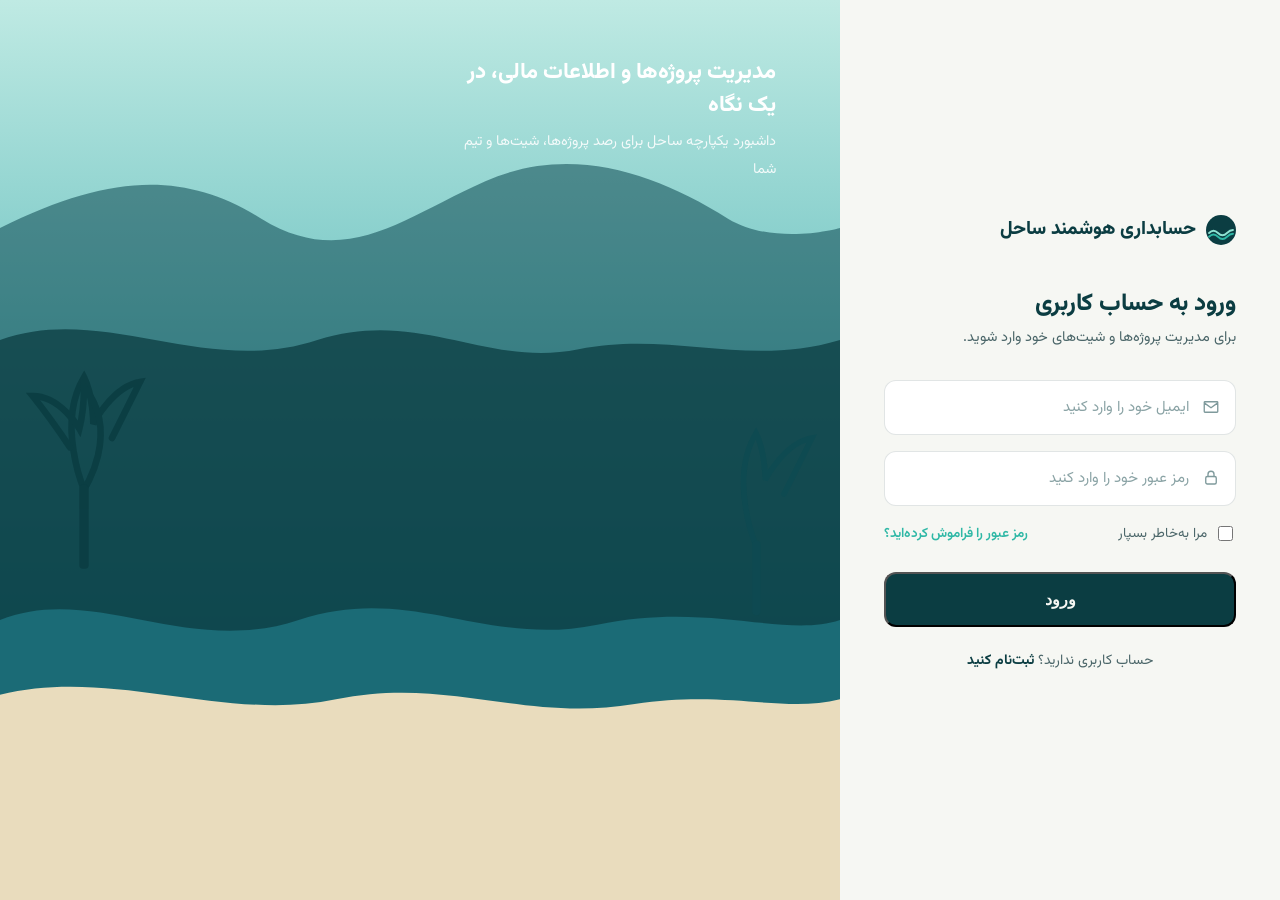
<file: go.html>
<!DOCTYPE html>
<html lang="fa" dir="rtl">
<head>
<meta charset="UTF-8">
<meta name="viewport" content="width=device-width, initial-scale=1">
<title>کارتابل ساحل</title>
<style>
  body{font-family:sans-serif;display:grid;place-items:center;height:100vh;margin:0;background:#0B3D42;color:#fff;text-align:center}
</style>
</head>
<body>
<div id="msg">در حال اتصال...</div>
<script>
// آدرس‌های آینه — بعد از ساخت هر آینه، آدرس واقعی را جایگزین کنید
const MIRRORS = [
  'https://saheltvto.github.io/SahelComputer/login.html',
  'https://sahelcomputer.bmichale22.workers.dev/login',
  'https://saheltvto.gitlab.io/SahelComputer/login.html'
];

function ping(url, ms = 4000) {
  const ctrl = new AbortController();
  const t = setTimeout(() => ctrl.abort(), ms);
  return fetch(url, { mode: 'no-cors', cache: 'no-store', signal: ctrl.signal })
    .then(() => { clearTimeout(t); return url; });
}

(async () => {
  let last = null;
  try { last = localStorage.getItem('lastOk'); } catch (e) {}
  const list = last ? [last, ...MIRRORS.filter(u => u !== last)] : MIRRORS;
  try {
    const ok = await Promise.any(list.map(u => ping(u)));
    try { localStorage.setItem('lastOk', ok); } catch (e) {}
    location.replace(ok);
  } catch (e) {
    document.getElementById('msg').textContent = 'هیچ آدرسی در دسترس نیست. اینترنت را بررسی کنید.';
  }
})();
</script>
</body>
</html>
</file>
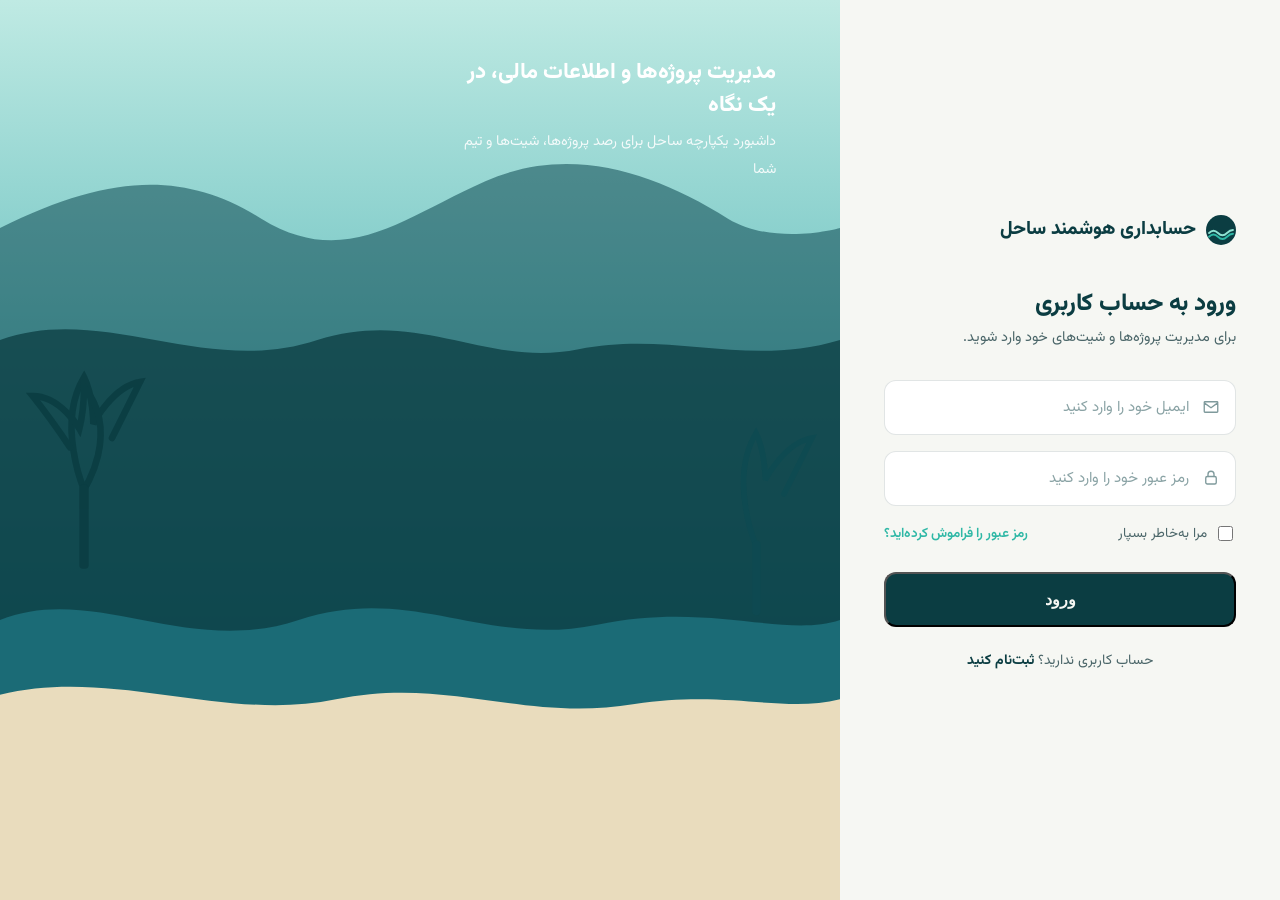
<file: login.html>
<!DOCTYPE html>
<html lang="fa" dir="rtl">
<head>
<meta charset="UTF-8">
<meta name="viewport" content="width=device-width, initial-scale=1.0">
<title>ورود | حسابداری هوشمند ساحل</title>
<link rel="icon" href="assets/favicon.svg" type="image/svg+xml">
<link rel="stylesheet" href="css/style.css">
</head>
<body>

<div class="auth-page">

  <div class="auth-panel">
    <a href="index.html" class="auth-brand">
      <svg width="30" height="30" viewBox="0 0 40 40" fill="none" xmlns="http://www.w3.org/2000/svg" aria-hidden="true">
        <circle cx="20" cy="20" r="20" fill="#0B3D42"/>
        <path d="M4 24C8 20 12 20 16 24C20 28 24 28 28 24C32 20 36 20 36 20" stroke="#8FE3D3" stroke-width="2.4" stroke-linecap="round" fill="none"/>
        <path d="M4 29C8 25 12 25 16 29C20 33 24 33 28 29C32 25 36 25 36 25" stroke="#2FB8A6" stroke-width="2.4" stroke-linecap="round" fill="none"/>
      </svg>
      <span>حسابداری هوشمند ساحل</span>
    </a>

    <div class="auth-card">
      <h1>ورود به حساب کاربری</h1>
      <p class="sub">برای مدیریت پروژه‌ها و شیت‌های خود وارد شوید.</p>

      <form id="loginForm">
        <div class="field">
          <input type="email" id="loginEmail" placeholder="ایمیل خود را وارد کنید" required>
          <span class="field-icon">
            <svg viewBox="0 0 24 24" fill="none"><path d="M3 6.5L12 13L21 6.5M4 5H20C20.5523 5 21 5.44772 21 6V18C21 18.5523 20.5523 19 20 19H4C3.44772 19 3 18.5523 3 18V6C3 5.44772 3.44772 5 4 5Z" stroke="currentColor" stroke-width="1.8" stroke-linecap="round" stroke-linejoin="round"/></svg>
          </span>
        </div>
        <div class="field">
          <input type="password" id="loginPassword" placeholder="رمز عبور خود را وارد کنید" required>
          <span class="field-icon">
            <svg viewBox="0 0 24 24" fill="none"><rect x="5" y="10" width="14" height="10" rx="2" stroke="currentColor" stroke-width="1.8"/><path d="M8 10V7C8 4.79086 9.79086 3 12 3C14.2091 3 16 4.79086 16 7V10" stroke="currentColor" stroke-width="1.8" stroke-linecap="round"/></svg>
          </span>
        </div>

        <div id="loginError" style="display:none; background:rgba(228,120,91,0.12); color:#C0472B; border-radius:10px; padding:11px 14px; font-size:13.5px; margin-bottom:16px;"></div>

        <div class="auth-row">
          <label class="auth-check"><input type="checkbox"> مرا به‌خاطر بسپار</label>
          <a href="#">رمز عبور را فراموش کرده‌اید؟</a>
        </div>

        <button type="submit" id="loginBtn" class="btn btn-primary btn-block">ورود</button>
      </form>

      <p class="auth-foot">حساب کاربری ندارید؟ <a href="#">ثبت‌نام کنید</a></p>
    </div>
  </div>

  <div class="auth-art" aria-hidden="true">
    <svg viewBox="0 0 900 1200" preserveAspectRatio="xMidYMax slice" xmlns="http://www.w3.org/2000/svg">
      <circle cx="700" cy="150" r="70" fill="#FCEFC7" opacity="0.9"/>
      <circle cx="700" cy="150" r="70" fill="#FCEFC7" opacity="0.5">
        <animate attributeName="r" values="70;78;70" dur="6s" repeatCount="indefinite"/>
      </circle>
      <path d="M0 480C120 420 200 420 280 470C370 525 430 470 520 430C610 390 700 420 780 470C830 500 900 480 900 480V1200H0V480Z" fill="#0E4A52" opacity="0.55"/>
      <path d="M0 600C110 560 220 640 340 600C450 565 520 630 620 610C720 590 800 630 900 600V1200H0V600Z" fill="#0B3D42" opacity="0.75"/>
      <g opacity="0.9">
        <path d="M90 760C90 760 60 690 90 640C100 660 100 690 100 690C100 690 120 650 150 645C135 675 120 705 120 705" stroke="#0B3D42" stroke-width="7" stroke-linecap="round" fill="none"/>
        <path d="M90 760C90 760 130 700 90 650C90 675 85 695 85 695C85 695 65 660 35 660C55 685 75 715 75 715" stroke="#0B3D42" stroke-width="7" stroke-linecap="round" fill="none"/>
        <rect x="85" y="755" width="10" height="90" rx="4" fill="#0B3D42"/>
      </g>
      <g opacity="0.85">
        <path d="M810 820C810 820 780 750 810 700C820 720 820 750 820 750C820 750 840 710 870 705C855 735 840 765 840 765" stroke="#0E4A52" stroke-width="6" stroke-linecap="round" fill="none"/>
        <rect x="806" y="815" width="9" height="80" rx="4" fill="#0E4A52"/>
      </g>
      <path d="M0 900C100 860 200 940 320 900C440 860 520 930 640 905C760 880 840 920 900 900V1200H0V900Z" fill="#1B6B76"/>
      <path d="M0 980C120 950 240 1010 360 985C480 960 560 1010 680 990C780 975 840 1000 900 985V1200H0V980Z" fill="#E9DCBD"/>
    </svg>
    <div class="auth-art-label">
      <b>مدیریت پروژه‌ها و اطلاعات مالی، در یک نگاه</b>
      <span>داشبورد یکپارچه ساحل برای رصد پروژه‌ها، شیت‌ها و تیم شما</span>
    </div>
  </div>

</div>

<script src="js/config.js"></script>
  <script src="js/supabase-adapter.js"></script>
<script src="js/main.js" defer></script>
<script src="js/auth.js" defer></script>
</body>
</html>
</file>
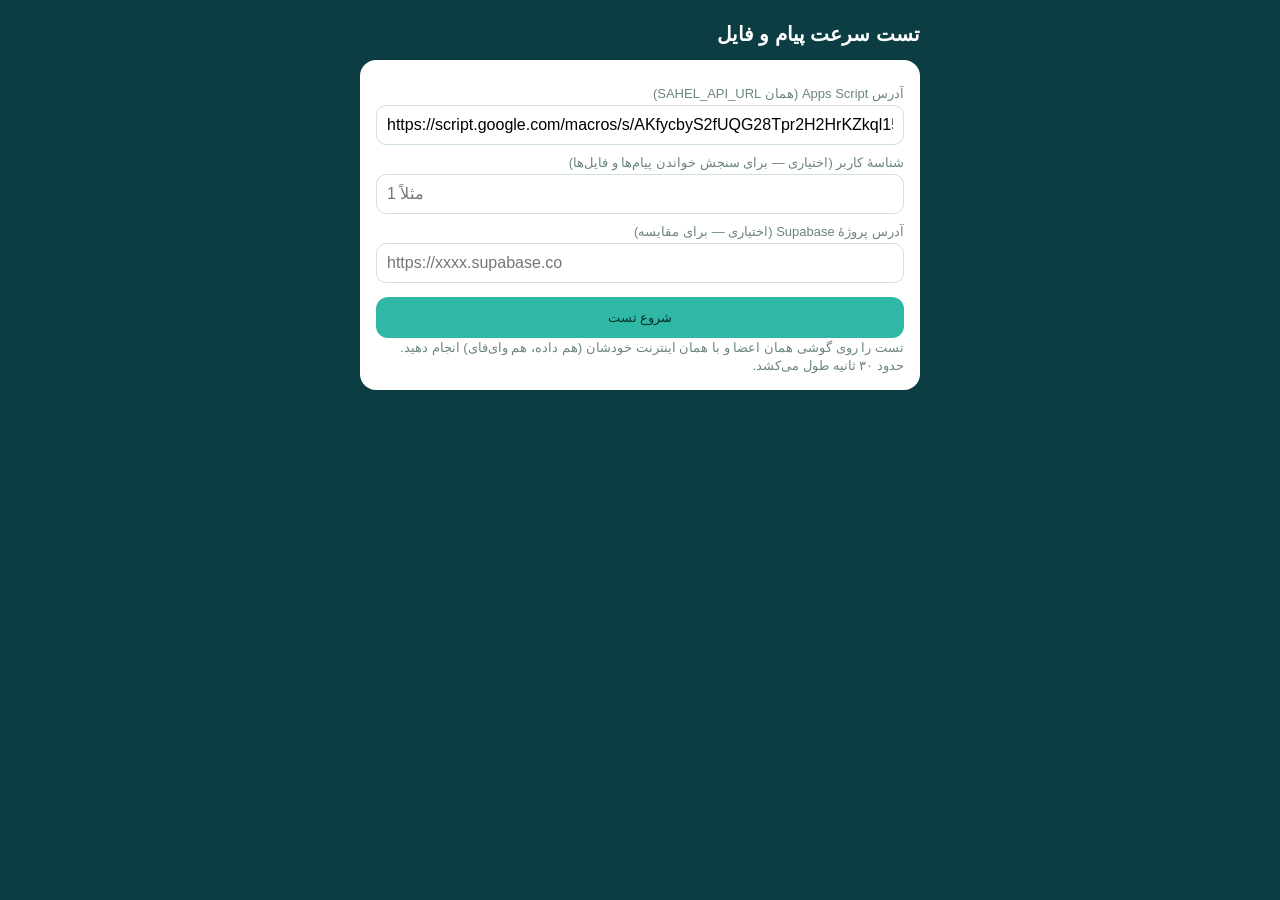
<file: speed-test.html>
<!DOCTYPE html>
<html lang="fa" dir="rtl">
<head>
<meta charset="UTF-8">
<meta name="viewport" content="width=device-width, initial-scale=1">
<title>تست سرعت پیام و فایل | ساحل</title>
<style>
  :root{--bg:#0B3D42;--card:#fff;--ink:#12302f;--mut:#6b8583;--ok:#1b9b6b;--mid:#d9961a;--bad:#d0482f;--acc:#2FB8A6}
  *{box-sizing:border-box}
  body{margin:0;background:var(--bg);font-family:Vazirmatn,Tahoma,sans-serif;color:var(--ink);padding:16px}
  .wrap{max-width:560px;margin:0 auto}
  h1{color:#fff;font-size:20px;margin:6px 0 14px}
  .card{background:var(--card);border-radius:16px;padding:16px;margin-bottom:12px}
  label{display:block;font-size:13px;color:var(--mut);margin:10px 0 4px}
  input{width:100%;padding:10px;border:1px solid #cfe0de;border-radius:10px;font:inherit;direction:ltr;text-align:left}
  button{width:100%;margin-top:14px;padding:13px;border:0;border-radius:12px;background:var(--acc);color:#06302c;font:700 15px inherit;font-family:inherit;cursor:pointer}
  button:disabled{opacity:.6}
  .row{display:flex;justify-content:space-between;padding:7px 0;border-bottom:1px solid #eef4f3;font-size:14px}
  .row:last-child{border:0}
  .v{font-weight:700;direction:ltr}
  .ok{color:var(--ok)}.mid{color:var(--mid)}.bad{color:var(--bad)}
  .verdict{font-size:15px;line-height:1.9;font-weight:700}
  small{color:var(--mut)}
  pre{background:#f3f8f7;border-radius:10px;padding:10px;font-size:12px;white-space:pre-wrap;direction:ltr;text-align:left;margin:8px 0 0}
</style>
</head>
<body>
<div class="wrap">
  <h1>تست سرعت پیام و فایل</h1>

  <div class="card">
    <label>آدرس Apps Script (همان SAHEL_API_URL)</label>
    <input id="gas" value="https://script.google.com/macros/s/AKfycbyS2fUQG28Tpr2H2HrKZkql15UO9XJdnFjrwUk80MSQkhbk-JVODdKzLFPBE4jXdTg91g/exec">
    <label>شناسهٔ کاربر (اختیاری — برای سنجش خواندن پیام‌ها و فایل‌ها)</label>
    <input id="uid" placeholder="مثلاً 1">
    <label>آدرس پروژهٔ Supabase (اختیاری — برای مقایسه)</label>
    <input id="sb" placeholder="https://xxxx.supabase.co">
    <button id="go">شروع تست</button>
    <small>تست را روی گوشی همان اعضا و با همان اینترنت خودشان (هم داده، هم وای‌فای) انجام دهید. حدود ۳۰ ثانیه طول می‌کشد.</small>
  </div>

  <div class="card" id="res" style="display:none">
    <div id="rows"></div>
  </div>
  <div class="card" id="vcard" style="display:none">
    <div class="verdict" id="verdict"></div>
    <button id="copy">کپی نتیجه برای ارسال</button>
    <pre id="raw"></pre>
  </div>
</div>

<script>
const $ = (id) => document.getElementById(id);
const fa = (n) => String(n).replace(/\d/g, d => '۰۱۲۳۴۵۶۷۸۹'[d]);
const out = {};

function cls(ms){ return ms < 700 ? 'ok' : ms < 1500 ? 'mid' : 'bad'; }
function row(label, ms, note){
  const d = document.createElement('div');
  d.className = 'row';
  const txt = ms == null ? 'ناموفق' : Math.round(ms) + ' ms';
  d.innerHTML = '<span>' + label + (note ? ' <small>' + note + '</small>' : '') + '</span><span class="v ' + (ms == null ? 'bad' : cls(ms)) + '">' + txt + '</span>';
  $('rows').appendChild(d);
}
const median = (a) => { const s = a.filter(x => x != null).sort((x, y) => x - y); return s.length ? s[Math.floor(s.length / 2)] : null; };

async function timed(fn){
  const t = performance.now();
  try { await fn(); return performance.now() - t; } catch (e) { return null; }
}

async function gasCall(url, payload){
  const ctrl = new AbortController();
  const tm = setTimeout(() => ctrl.abort(), 20000);
  try {
    const r = await fetch(url, { method: 'POST', headers: { 'Content-Type': 'text/plain;charset=utf-8' }, body: JSON.stringify(payload), signal: ctrl.signal, cache: 'no-store' });
    if (!r.ok) throw new Error('HTTP ' + r.status);
    await r.text();
  } finally { clearTimeout(tm); }
}

$('go').onclick = async () => {
  const gas = $('gas').value.trim(), uid = $('uid').value.trim(), sb = $('sb').value.trim().replace(/\/$/, '');
  $('go').disabled = true; $('go').textContent = 'در حال تست...';
  $('rows').innerHTML = ''; $('res').style.display = 'block'; $('vcard').style.display = 'none';
  const net = (navigator.connection && (navigator.connection.effectiveType || '')) || '-';
  out.network = net; out.time = new Date().toISOString();

  // ۱) Apps Script: ping (اولین = Cold Start، بقیه = گرم)
  const pings = [];
  for (let i = 0; i < 6; i++) pings.push(await timed(() => gasCall(gas, { action: 'ping' })));
  out.gasCold = pings[0]; out.gasWarm = median(pings.slice(1));
  row('Apps Script — اولین درخواست', pings[0], '(بیدار شدن سرور)');
  row('Apps Script — درخواست‌های بعدی', out.gasWarm, '(میانه ۵ بار)');

  // ۲) حجم ۵۰۰ کیلوبایت (شبیه ارسال فایل)
  const big = 'x'.repeat(500 * 1024);
  const up = await timed(() => gasCall(gas, { action: 'ping', blob: big }));
  out.gasUpload500KB = up;
  row('Apps Script — ارسال ۵۰۰ کیلوبایت', up);

  // ۳) خواندن پیام‌ها / فایل‌ها (اگر شناسه داده شده)
  if (uid) {
    out.gasChat = await timed(() => gasCall(gas, { action: 'getChatContacts', userId: uid }));
    out.gasFiles = await timed(() => gasCall(gas, { action: 'getFiles', userId: uid }));
    row('Apps Script — خواندن مخاطبین و پیام‌ها', out.gasChat);
    row('Apps Script — خواندن فایل‌ها', out.gasFiles);
  }

  // ۴) Supabase (اگر آدرس داده شده): فقط دسترسی و تأخیر شبکه
  if (sb) {
    const s = [];
    for (let i = 0; i < 6; i++) s.push(await timed(() => fetch(sb + '/auth/v1/health', { mode: 'no-cors', cache: 'no-store' })));
    out.sbFirst = s[0]; out.sbWarm = median(s.slice(1));
    row('Supabase — اولین درخواست', s[0]);
    row('Supabase — درخواست‌های بعدی', out.sbWarm, '(میانه ۵ بار)');
  }

  // نتیجه‌گیری
  const w = out.gasWarm, c = out.gasCold;
  let v, color;
  if (w == null) { v = 'اتصال به Apps Script برقرار نشد. این اینترنت به آن دسترسی ندارد؛ بهتر است به Supabase بروید (اگر آن هم باز شد).'; }
  else if (w < 700 && (c == null || c < 3000) && (up == null || up < 3500)) { v = 'سرعت Apps Script خوب است. فعلاً همان را نگه دارید و فقط بهینه‌سازی سبک (کش و خواندن چند ردیف آخر) انجام دهید.'; }
  else if (w < 1500 && (c == null || c < 5000)) { v = 'سرعت متوسط است. با بهینه‌سازی می‌شود کمی بهتر کرد، ولی پیام لحظه‌ای نمی‌شود. اگر اعضا از کندی شاکی‌اند، Supabase بهتر است.'; }
  else { v = 'Apps Script کند است. پیشنهاد: انتقال پیام و فایل به Supabase.'; }
  if (sb && out.sbWarm != null && w != null) {
    v += ' | Supabase: ' + (out.sbWarm < w ? 'سریع‌تر از Apps Script بود.' : 'از Apps Script سریع‌تر نبود (شبکه این اینترنت را بررسی کنید).');
  } else if (sb && out.sbWarm == null) {
    v += ' | Supabase روی این اینترنت باز نشد.';
  }
  $('verdict').textContent = v;
  $('raw').textContent = JSON.stringify(out, null, 1);
  $('vcard').style.display = 'block';
  $('go').disabled = false; $('go').textContent = 'تست دوباره';
};

$('copy').onclick = async () => {
  try { await navigator.clipboard.writeText($('verdict').textContent + '\n' + $('raw').textContent); $('copy').textContent = 'کپی شد ✓'; }
  catch (e) { const r = document.createRange(); r.selectNode($('raw')); getSelection().removeAllRanges(); getSelection().addRange(r); $('copy').textContent = 'متن را انتخاب و کپی کنید'; }
};
</script>
</body>
</html>
</file>
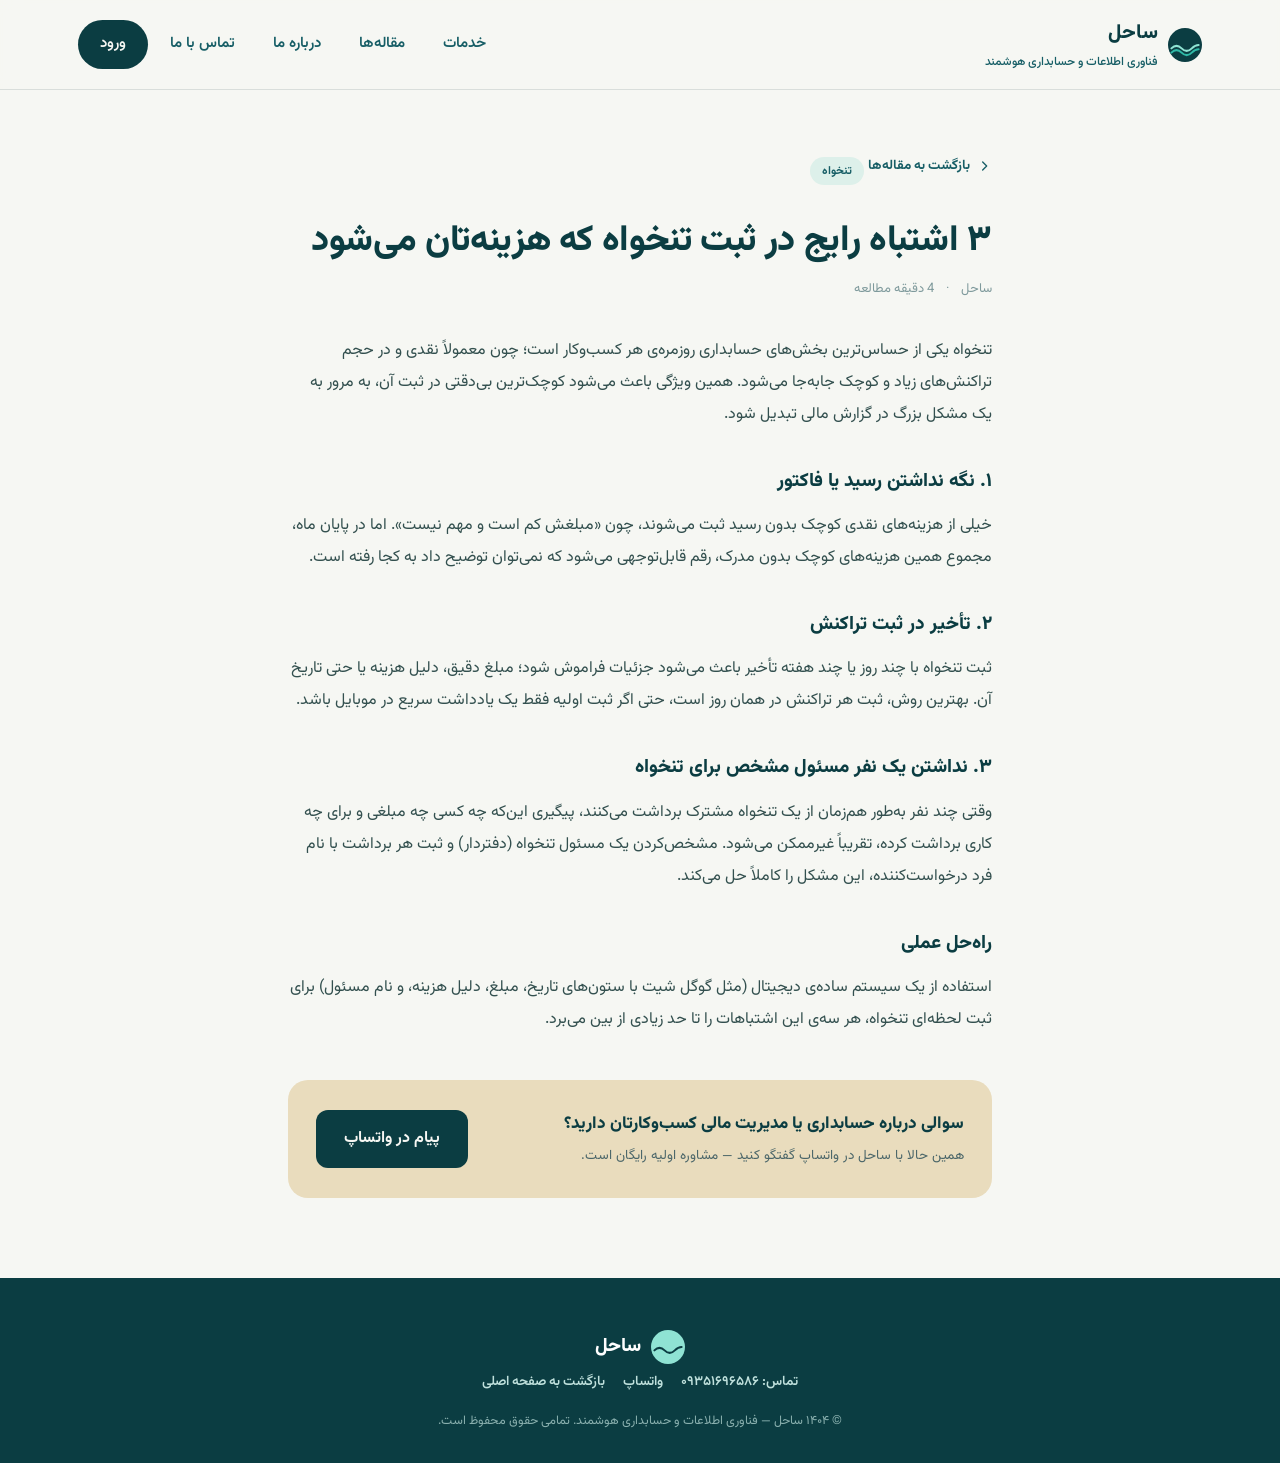
<file: articles/eshtebahat-tankhah.html>
<!DOCTYPE html>
<html lang="fa" dir="rtl">
<head>
<meta charset="UTF-8">
<meta name="viewport" content="width=device-width, initial-scale=1.0">
<title>۳ اشتباه رایج در ثبت تنخواه که هزینه‌تان می‌شود | ساحل</title>
<meta name="description" content="سه اشتباه متداول در مدیریت تنخواه و راه‌های پیشگیری از آن‌ها.">
<link rel="icon" href="../assets/favicon.svg" type="image/svg+xml">
<link rel="stylesheet" href="../css/style.css">
</head>
<body>

<header>
  <div class="nav">
    <div class="brand">
      <svg class="brand-mark" viewBox="0 0 40 40" fill="none" xmlns="http://www.w3.org/2000/svg" aria-hidden="true">
        <circle cx="20" cy="20" r="20" fill="#0B3D42"/>
        <path d="M4 24C8 20 12 20 16 24C20 28 24 28 28 24C32 20 36 20 36 20" stroke="#8FE3D3" stroke-width="2.4" stroke-linecap="round" fill="none"/>
        <path d="M4 29C8 25 12 25 16 29C20 33 24 33 28 29C32 25 36 25 36 25" stroke="#2FB8A6" stroke-width="2.4" stroke-linecap="round" fill="none"/>
      </svg>
      <span>ساحل<small>فناوری اطلاعات و حسابداری هوشمند</small></span>
    </div>
    <button class="menu-btn" id="menuBtn" aria-label="باز کردن منو" aria-expanded="false">
      <span></span><span></span><span></span>
    </button>
    <nav class="nav-links" id="navLinks">
      <a href="../index.html#services">خدمات</a>
      <a href="../articles.html">مقاله‌ها</a>
      <a href="../index.html#about">درباره ما</a>
      <a href="../index.html#contact">تماس با ما</a>
      <a href="../login.html" class="nav-cta">ورود</a>
    </nav>
  </div>
</header>

<article class="article-page">
  <a href="../articles.html" class="back-link">
    <svg width="16" height="16" viewBox="0 0 24 24" fill="none"><path d="M10 6L16 12L10 18" stroke="currentColor" stroke-width="2" stroke-linecap="round" stroke-linejoin="round"/></svg>
    بازگشت به مقاله‌ها
  </a>
  <span class="article-tag">تنخواه</span>
  <h1>۳ اشتباه رایج در ثبت تنخواه که هزینه‌تان می‌شود</h1>
  <div class="article-meta">
    <span>ساحل</span><span>·</span><span>4 دقیقه مطالعه</span>
  </div>
  <div class="article-body">

    <p>تنخواه یکی از حساس‌ترین بخش‌های حسابداری روزمره‌ی هر کسب‌وکار است؛ چون معمولاً نقدی و در حجم تراکنش‌های زیاد و کوچک جابه‌جا می‌شود. همین ویژگی باعث می‌شود کوچک‌ترین بی‌دقتی در ثبت آن، به مرور به یک مشکل بزرگ در گزارش مالی تبدیل شود.</p>

    <h2>۱. نگه نداشتن رسید یا فاکتور</h2>
    <p>خیلی از هزینه‌های نقدی کوچک بدون رسید ثبت می‌شوند، چون «مبلغش کم است و مهم نیست». اما در پایان ماه، مجموع همین هزینه‌های کوچک بدون مدرک، رقم قابل‌توجهی می‌شود که نمی‌توان توضیح داد به کجا رفته است.</p>

    <h2>۲. تأخیر در ثبت تراکنش</h2>
    <p>ثبت تنخواه با چند روز یا چند هفته تأخیر باعث می‌شود جزئیات فراموش شود؛ مبلغ دقیق، دلیل هزینه یا حتی تاریخ آن. بهترین روش، ثبت هر تراکنش در همان روز است، حتی اگر ثبت اولیه فقط یک یادداشت سریع در موبایل باشد.</p>

    <h2>۳. نداشتن یک نفر مسئول مشخص برای تنخواه</h2>
    <p>وقتی چند نفر به‌طور هم‌زمان از یک تنخواه مشترک برداشت می‌کنند، پیگیری این‌که چه کسی چه مبلغی و برای چه کاری برداشت کرده، تقریباً غیرممکن می‌شود. مشخص‌کردن یک مسئول تنخواه (دفتردار) و ثبت هر برداشت با نام فرد درخواست‌کننده، این مشکل را کاملاً حل می‌کند.</p>

    <h2>راه‌حل عملی</h2>
    <p>استفاده از یک سیستم ساده‌ی دیجیتال (مثل گوگل شیت با ستون‌های تاریخ، مبلغ، دلیل هزینه، و نام مسئول) برای ثبت لحظه‌ای تنخواه، هر سه‌ی این اشتباهات را تا حد زیادی از بین می‌برد.</p>

  </div>
  <div class="article-cta">
    <div>
      <h3>سوالی درباره حسابداری یا مدیریت مالی کسب‌وکارتان دارید؟</h3>
      <p>همین حالا با ساحل در واتساپ گفتگو کنید — مشاوره اولیه رایگان است.</p>
    </div>
    <a href="https://wa.me/989351696586" target="_blank" rel="noopener" class="btn btn-primary">پیام در واتساپ</a>
  </div>
</article>

<footer class="site-footer" style="margin-top:40px;">
  <div class="wrap">
    <div class="brand" style="justify-content:center;">
      <svg class="brand-mark" width="30" height="30" viewBox="0 0 40 40" fill="none" xmlns="http://www.w3.org/2000/svg" aria-hidden="true">
        <circle cx="20" cy="20" r="20" fill="#8FE3D3"/>
        <path d="M4 24C8 20 12 20 16 24C20 28 24 28 28 24C32 20 36 20 36 20" stroke="#0B3D42" stroke-width="2.4" stroke-linecap="round" fill="none"/>
      </svg>
      <span style="font-weight:800; font-size:19px;">ساحل</span>
    </div>
    <div class="foot-contact">
      <a href="tel:+989351696586">تماس: ۰۹۳۵۱۶۹۶۵۸۶</a>
      <a href="https://wa.me/989351696586" target="_blank" rel="noopener">واتساپ</a>
      <a href="../index.html">بازگشت به صفحه اصلی</a>
    </div>
    <div class="copyright">© ۱۴۰۴ ساحل — فناوری اطلاعات و حسابداری هوشمند. تمامی حقوق محفوظ است.</div>
  </div>
</footer>

<script src="../js/main.js" defer></script>
</body>
</html>
</file>
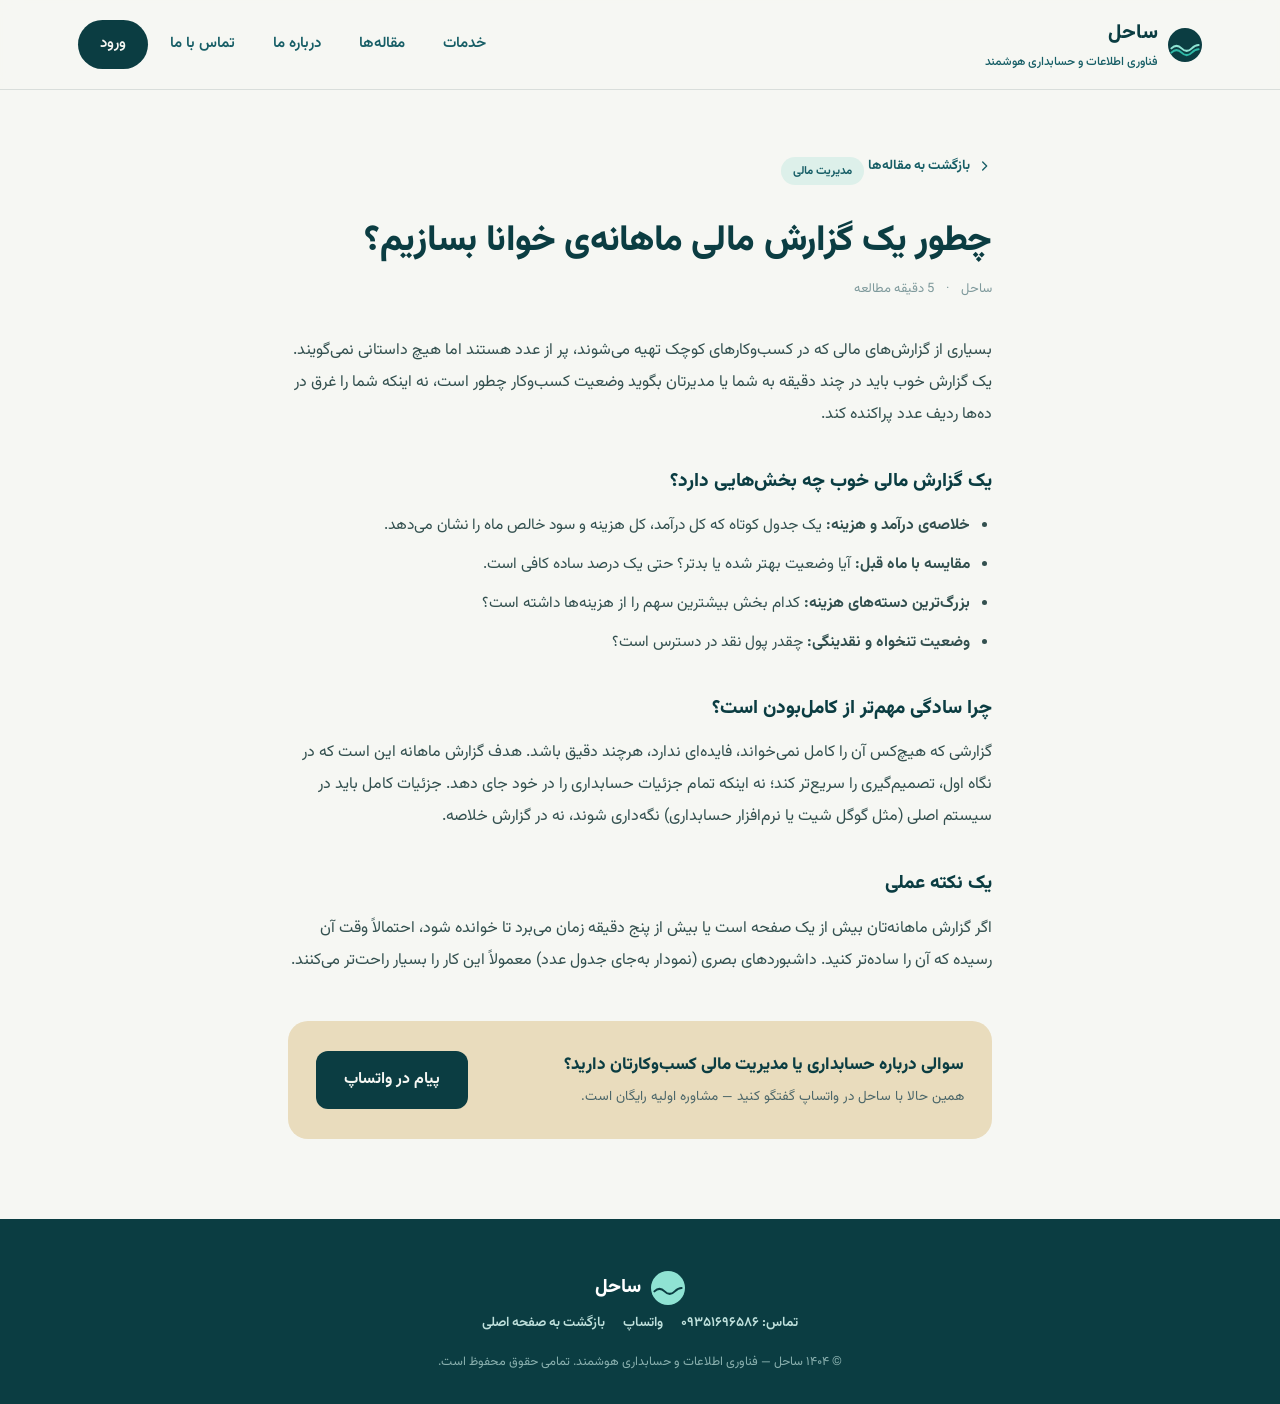
<file: articles/gozaresh-mali-mahane.html>
<!DOCTYPE html>
<html lang="fa" dir="rtl">
<head>
<meta charset="UTF-8">
<meta name="viewport" content="width=device-width, initial-scale=1.0">
<title>چطور یک گزارش مالی ماهانه‌ی خوانا بسازیم؟ | ساحل</title>
<meta name="description" content="اصول ساخت گزارش مالی ماهانه‌ای که در چند دقیقه وضعیت کسب‌وکار را نشان دهد.">
<link rel="icon" href="../assets/favicon.svg" type="image/svg+xml">
<link rel="stylesheet" href="../css/style.css">
</head>
<body>

<header>
  <div class="nav">
    <div class="brand">
      <svg class="brand-mark" viewBox="0 0 40 40" fill="none" xmlns="http://www.w3.org/2000/svg" aria-hidden="true">
        <circle cx="20" cy="20" r="20" fill="#0B3D42"/>
        <path d="M4 24C8 20 12 20 16 24C20 28 24 28 28 24C32 20 36 20 36 20" stroke="#8FE3D3" stroke-width="2.4" stroke-linecap="round" fill="none"/>
        <path d="M4 29C8 25 12 25 16 29C20 33 24 33 28 29C32 25 36 25 36 25" stroke="#2FB8A6" stroke-width="2.4" stroke-linecap="round" fill="none"/>
      </svg>
      <span>ساحل<small>فناوری اطلاعات و حسابداری هوشمند</small></span>
    </div>
    <button class="menu-btn" id="menuBtn" aria-label="باز کردن منو" aria-expanded="false">
      <span></span><span></span><span></span>
    </button>
    <nav class="nav-links" id="navLinks">
      <a href="../index.html#services">خدمات</a>
      <a href="../articles.html">مقاله‌ها</a>
      <a href="../index.html#about">درباره ما</a>
      <a href="../index.html#contact">تماس با ما</a>
      <a href="../login.html" class="nav-cta">ورود</a>
    </nav>
  </div>
</header>

<article class="article-page">
  <a href="../articles.html" class="back-link">
    <svg width="16" height="16" viewBox="0 0 24 24" fill="none"><path d="M10 6L16 12L10 18" stroke="currentColor" stroke-width="2" stroke-linecap="round" stroke-linejoin="round"/></svg>
    بازگشت به مقاله‌ها
  </a>
  <span class="article-tag">مدیریت مالی</span>
  <h1>چطور یک گزارش مالی ماهانه‌ی خوانا بسازیم؟</h1>
  <div class="article-meta">
    <span>ساحل</span><span>·</span><span>5 دقیقه مطالعه</span>
  </div>
  <div class="article-body">

    <p>بسیاری از گزارش‌های مالی که در کسب‌وکارهای کوچک تهیه می‌شوند، پر از عدد هستند اما هیچ داستانی نمی‌گویند. یک گزارش خوب باید در چند دقیقه به شما یا مدیرتان بگوید وضعیت کسب‌وکار چطور است، نه اینکه شما را غرق در ده‌ها ردیف عدد پراکنده کند.</p>

    <h2>یک گزارش مالی خوب چه بخش‌هایی دارد؟</h2>
    <ul>
      <li><b>خلاصه‌ی درآمد و هزینه:</b> یک جدول کوتاه که کل درآمد، کل هزینه و سود خالص ماه را نشان می‌دهد.</li>
      <li><b>مقایسه با ماه قبل:</b> آیا وضعیت بهتر شده یا بدتر؟ حتی یک درصد ساده کافی است.</li>
      <li><b>بزرگ‌ترین دسته‌های هزینه:</b> کدام بخش بیشترین سهم را از هزینه‌ها داشته است؟</li>
      <li><b>وضعیت تنخواه و نقدینگی:</b> چقدر پول نقد در دسترس است؟</li>
    </ul>

    <h2>چرا سادگی مهم‌تر از کامل‌بودن است؟</h2>
    <p>گزارشی که هیچ‌کس آن را کامل نمی‌خواند، فایده‌ای ندارد، هرچند دقیق باشد. هدف گزارش ماهانه این است که در نگاه اول، تصمیم‌گیری را سریع‌تر کند؛ نه اینکه تمام جزئیات حسابداری را در خود جای دهد. جزئیات کامل باید در سیستم اصلی (مثل گوگل شیت یا نرم‌افزار حسابداری) نگه‌داری شوند، نه در گزارش خلاصه.</p>

    <h2>یک نکته عملی</h2>
    <p>اگر گزارش ماهانه‌تان بیش از یک صفحه است یا بیش از پنج دقیقه زمان می‌برد تا خوانده شود، احتمالاً وقت آن رسیده که آن را ساده‌تر کنید. داشبوردهای بصری (نمودار به‌جای جدول عدد) معمولاً این کار را بسیار راحت‌تر می‌کنند.</p>

  </div>
  <div class="article-cta">
    <div>
      <h3>سوالی درباره حسابداری یا مدیریت مالی کسب‌وکارتان دارید؟</h3>
      <p>همین حالا با ساحل در واتساپ گفتگو کنید — مشاوره اولیه رایگان است.</p>
    </div>
    <a href="https://wa.me/989351696586" target="_blank" rel="noopener" class="btn btn-primary">پیام در واتساپ</a>
  </div>
</article>

<footer class="site-footer" style="margin-top:40px;">
  <div class="wrap">
    <div class="brand" style="justify-content:center;">
      <svg class="brand-mark" width="30" height="30" viewBox="0 0 40 40" fill="none" xmlns="http://www.w3.org/2000/svg" aria-hidden="true">
        <circle cx="20" cy="20" r="20" fill="#8FE3D3"/>
        <path d="M4 24C8 20 12 20 16 24C20 28 24 28 28 24C32 20 36 20 36 20" stroke="#0B3D42" stroke-width="2.4" stroke-linecap="round" fill="none"/>
      </svg>
      <span style="font-weight:800; font-size:19px;">ساحل</span>
    </div>
    <div class="foot-contact">
      <a href="tel:+989351696586">تماس: ۰۹۳۵۱۶۹۶۵۸۶</a>
      <a href="https://wa.me/989351696586" target="_blank" rel="noopener">واتساپ</a>
      <a href="../index.html">بازگشت به صفحه اصلی</a>
    </div>
    <div class="copyright">© ۱۴۰۴ ساحل — فناوری اطلاعات و حسابداری هوشمند. تمامی حقوق محفوظ است.</div>
  </div>
</footer>

<script src="../js/main.js" defer></script>
</body>
</html>
</file>
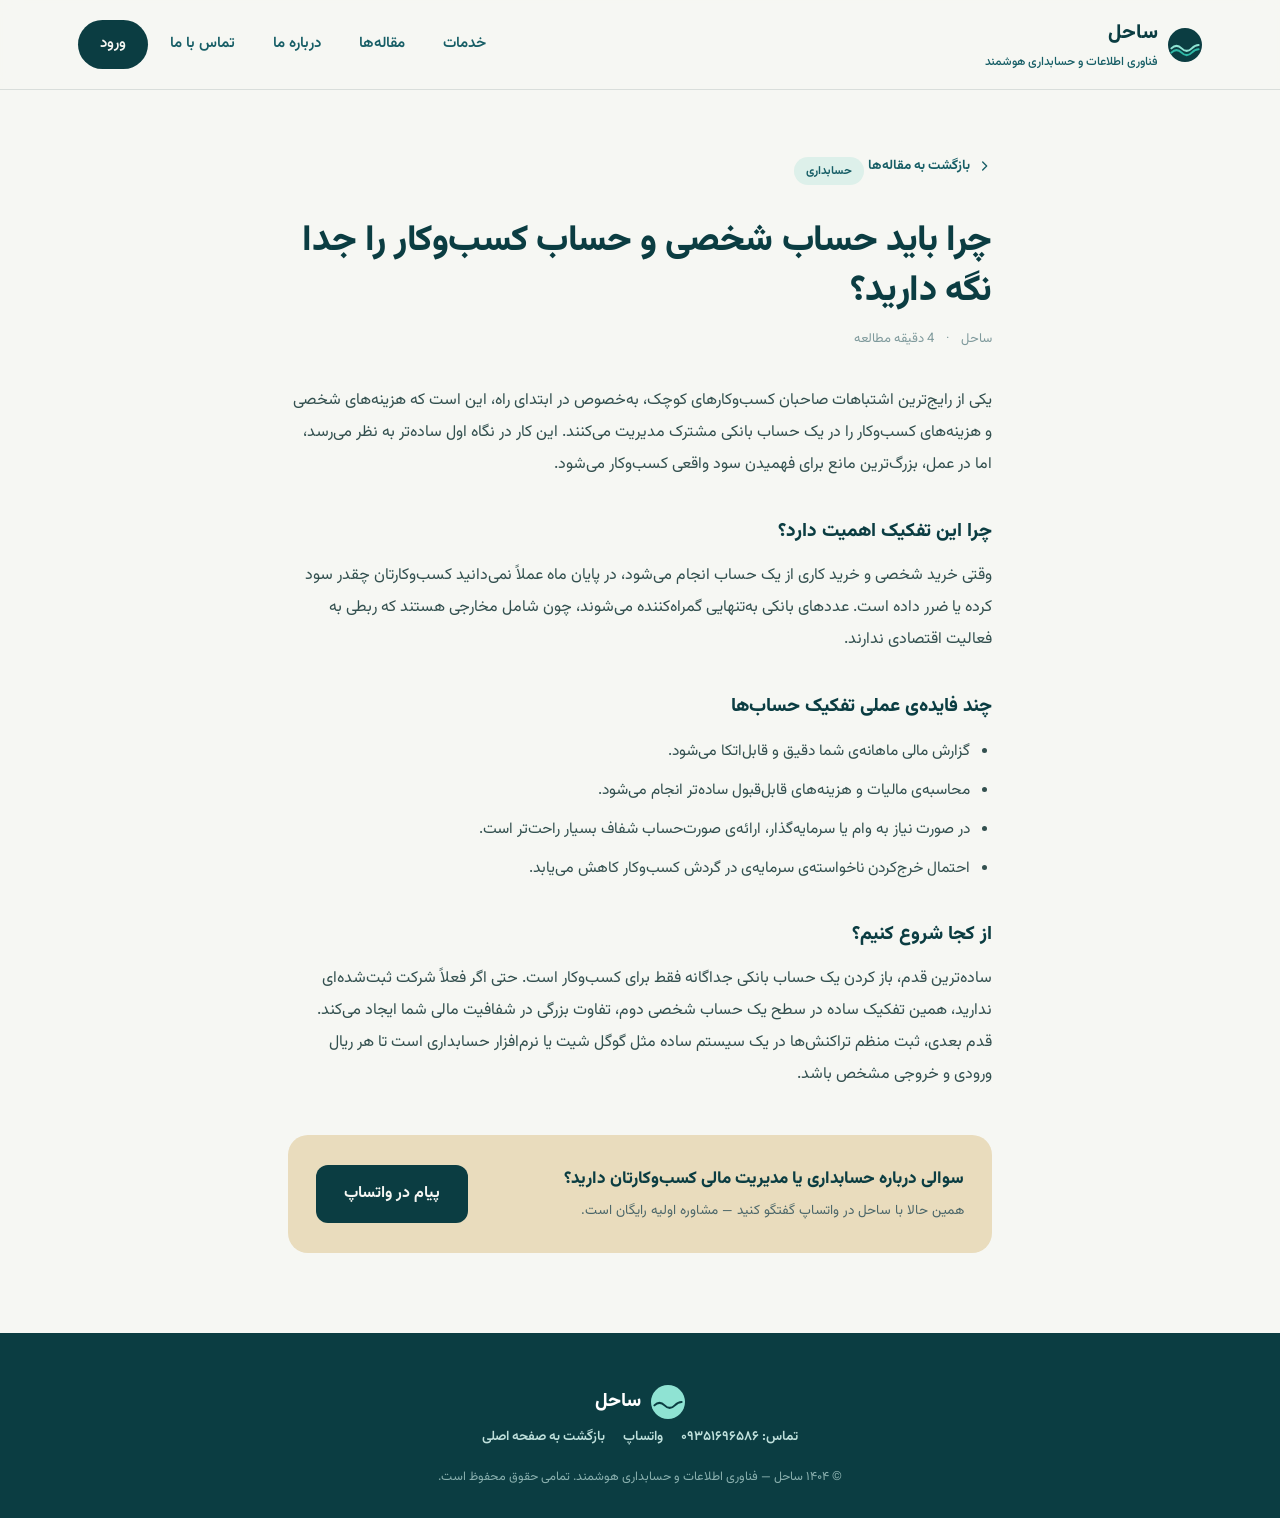
<file: articles/hesab-shakhsi-va-kasbokar.html>
<!DOCTYPE html>
<html lang="fa" dir="rtl">
<head>
<meta charset="UTF-8">
<meta name="viewport" content="width=device-width, initial-scale=1.0">
<title>چرا باید حساب شخصی و حساب کسب‌وکار را جدا نگه دارید؟ | ساحل</title>
<meta name="description" content="اهمیت تفکیک حساب شخصی از حساب کسب‌وکار برای شفافیت مالی و تصمیم‌گیری بهتر.">
<link rel="icon" href="../assets/favicon.svg" type="image/svg+xml">
<link rel="stylesheet" href="../css/style.css">
</head>
<body>

<header>
  <div class="nav">
    <div class="brand">
      <svg class="brand-mark" viewBox="0 0 40 40" fill="none" xmlns="http://www.w3.org/2000/svg" aria-hidden="true">
        <circle cx="20" cy="20" r="20" fill="#0B3D42"/>
        <path d="M4 24C8 20 12 20 16 24C20 28 24 28 28 24C32 20 36 20 36 20" stroke="#8FE3D3" stroke-width="2.4" stroke-linecap="round" fill="none"/>
        <path d="M4 29C8 25 12 25 16 29C20 33 24 33 28 29C32 25 36 25 36 25" stroke="#2FB8A6" stroke-width="2.4" stroke-linecap="round" fill="none"/>
      </svg>
      <span>ساحل<small>فناوری اطلاعات و حسابداری هوشمند</small></span>
    </div>
    <button class="menu-btn" id="menuBtn" aria-label="باز کردن منو" aria-expanded="false">
      <span></span><span></span><span></span>
    </button>
    <nav class="nav-links" id="navLinks">
      <a href="../index.html#services">خدمات</a>
      <a href="../articles.html">مقاله‌ها</a>
      <a href="../index.html#about">درباره ما</a>
      <a href="../index.html#contact">تماس با ما</a>
      <a href="../login.html" class="nav-cta">ورود</a>
    </nav>
  </div>
</header>

<article class="article-page">
  <a href="../articles.html" class="back-link">
    <svg width="16" height="16" viewBox="0 0 24 24" fill="none"><path d="M10 6L16 12L10 18" stroke="currentColor" stroke-width="2" stroke-linecap="round" stroke-linejoin="round"/></svg>
    بازگشت به مقاله‌ها
  </a>
  <span class="article-tag">حسابداری</span>
  <h1>چرا باید حساب شخصی و حساب کسب‌وکار را جدا نگه دارید؟</h1>
  <div class="article-meta">
    <span>ساحل</span><span>·</span><span>4 دقیقه مطالعه</span>
  </div>
  <div class="article-body">

    <p>یکی از رایج‌ترین اشتباهات صاحبان کسب‌وکارهای کوچک، به‌خصوص در ابتدای راه، این است که هزینه‌های شخصی و هزینه‌های کسب‌وکار را در یک حساب بانکی مشترک مدیریت می‌کنند. این کار در نگاه اول ساده‌تر به نظر می‌رسد، اما در عمل، بزرگ‌ترین مانع برای فهمیدن سود واقعی کسب‌وکار می‌شود.</p>

    <h2>چرا این تفکیک اهمیت دارد؟</h2>
    <p>وقتی خرید شخصی و خرید کاری از یک حساب انجام می‌شود، در پایان ماه عملاً نمی‌دانید کسب‌وکارتان چقدر سود کرده یا ضرر داده است. عددهای بانکی به‌تنهایی گمراه‌کننده می‌شوند، چون شامل مخارجی هستند که ربطی به فعالیت اقتصادی ندارند.</p>

    <h2>چند فایده‌ی عملی تفکیک حساب‌ها</h2>
    <ul>
      <li>گزارش مالی ماهانه‌ی شما دقیق و قابل‌اتکا می‌شود.</li>
      <li>محاسبه‌ی مالیات و هزینه‌های قابل‌قبول ساده‌تر انجام می‌شود.</li>
      <li>در صورت نیاز به وام یا سرمایه‌گذار، ارائه‌ی صورت‌حساب شفاف بسیار راحت‌تر است.</li>
      <li>احتمال خرج‌کردن ناخواسته‌ی سرمایه‌ی در گردش کسب‌وکار کاهش می‌یابد.</li>
    </ul>

    <h2>از کجا شروع کنیم؟</h2>
    <p>ساده‌ترین قدم، باز کردن یک حساب بانکی جداگانه فقط برای کسب‌وکار است. حتی اگر فعلاً شرکت ثبت‌شده‌ای ندارید، همین تفکیک ساده در سطح یک حساب شخصی دوم، تفاوت بزرگی در شفافیت مالی شما ایجاد می‌کند. قدم بعدی، ثبت منظم تراکنش‌ها در یک سیستم ساده مثل گوگل شیت یا نرم‌افزار حسابداری است تا هر ریال ورودی و خروجی مشخص باشد.</p>

  </div>
  <div class="article-cta">
    <div>
      <h3>سوالی درباره حسابداری یا مدیریت مالی کسب‌وکارتان دارید؟</h3>
      <p>همین حالا با ساحل در واتساپ گفتگو کنید — مشاوره اولیه رایگان است.</p>
    </div>
    <a href="https://wa.me/989351696586" target="_blank" rel="noopener" class="btn btn-primary">پیام در واتساپ</a>
  </div>
</article>

<footer class="site-footer" style="margin-top:40px;">
  <div class="wrap">
    <div class="brand" style="justify-content:center;">
      <svg class="brand-mark" width="30" height="30" viewBox="0 0 40 40" fill="none" xmlns="http://www.w3.org/2000/svg" aria-hidden="true">
        <circle cx="20" cy="20" r="20" fill="#8FE3D3"/>
        <path d="M4 24C8 20 12 20 16 24C20 28 24 28 28 24C32 20 36 20 36 20" stroke="#0B3D42" stroke-width="2.4" stroke-linecap="round" fill="none"/>
      </svg>
      <span style="font-weight:800; font-size:19px;">ساحل</span>
    </div>
    <div class="foot-contact">
      <a href="tel:+989351696586">تماس: ۰۹۳۵۱۶۹۶۵۸۶</a>
      <a href="https://wa.me/989351696586" target="_blank" rel="noopener">واتساپ</a>
      <a href="../index.html">بازگشت به صفحه اصلی</a>
    </div>
    <div class="copyright">© ۱۴۰۴ ساحل — فناوری اطلاعات و حسابداری هوشمند. تمامی حقوق محفوظ است.</div>
  </div>
</footer>

<script src="../js/main.js" defer></script>
</body>
</html>
</file>
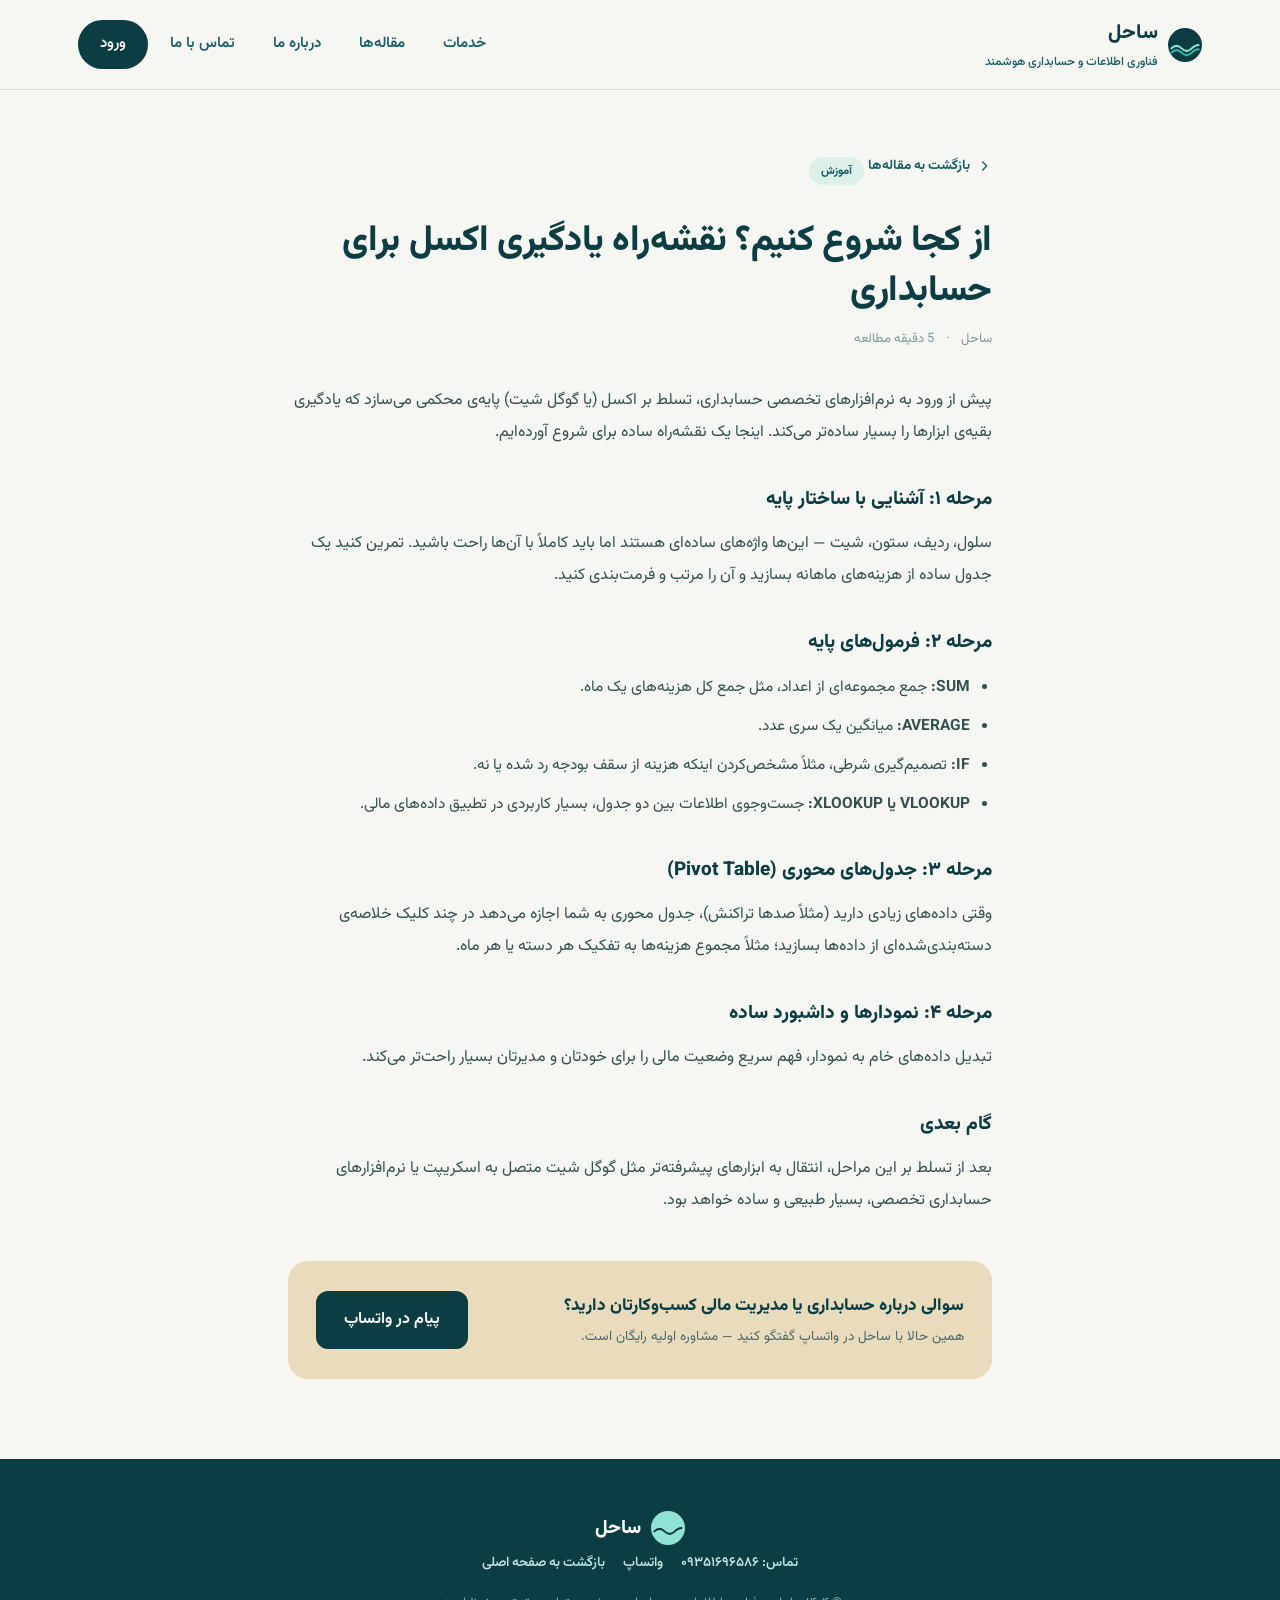
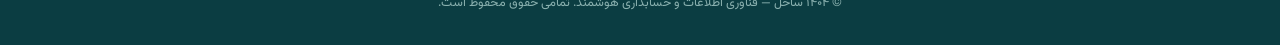
<file: articles/naghshe-rah-excel.html>
<!DOCTYPE html>
<html lang="fa" dir="rtl">
<head>
<meta charset="UTF-8">
<meta name="viewport" content="width=device-width, initial-scale=1.0">
<title>از کجا شروع کنیم؟ نقشه‌راه یادگیری اکسل برای حسابداری | ساحل</title>
<meta name="description" content="مسیر پیشنهادی یادگیری اکسل برای کسانی که می‌خواهند وارد حوزه حسابداری شوند.">
<link rel="icon" href="../assets/favicon.svg" type="image/svg+xml">
<link rel="stylesheet" href="../css/style.css">
</head>
<body>

<header>
  <div class="nav">
    <div class="brand">
      <svg class="brand-mark" viewBox="0 0 40 40" fill="none" xmlns="http://www.w3.org/2000/svg" aria-hidden="true">
        <circle cx="20" cy="20" r="20" fill="#0B3D42"/>
        <path d="M4 24C8 20 12 20 16 24C20 28 24 28 28 24C32 20 36 20 36 20" stroke="#8FE3D3" stroke-width="2.4" stroke-linecap="round" fill="none"/>
        <path d="M4 29C8 25 12 25 16 29C20 33 24 33 28 29C32 25 36 25 36 25" stroke="#2FB8A6" stroke-width="2.4" stroke-linecap="round" fill="none"/>
      </svg>
      <span>ساحل<small>فناوری اطلاعات و حسابداری هوشمند</small></span>
    </div>
    <button class="menu-btn" id="menuBtn" aria-label="باز کردن منو" aria-expanded="false">
      <span></span><span></span><span></span>
    </button>
    <nav class="nav-links" id="navLinks">
      <a href="../index.html#services">خدمات</a>
      <a href="../articles.html">مقاله‌ها</a>
      <a href="../index.html#about">درباره ما</a>
      <a href="../index.html#contact">تماس با ما</a>
      <a href="../login.html" class="nav-cta">ورود</a>
    </nav>
  </div>
</header>

<article class="article-page">
  <a href="../articles.html" class="back-link">
    <svg width="16" height="16" viewBox="0 0 24 24" fill="none"><path d="M10 6L16 12L10 18" stroke="currentColor" stroke-width="2" stroke-linecap="round" stroke-linejoin="round"/></svg>
    بازگشت به مقاله‌ها
  </a>
  <span class="article-tag">آموزش</span>
  <h1>از کجا شروع کنیم؟ نقشه‌راه یادگیری اکسل برای حسابداری</h1>
  <div class="article-meta">
    <span>ساحل</span><span>·</span><span>5 دقیقه مطالعه</span>
  </div>
  <div class="article-body">

    <p>پیش از ورود به نرم‌افزارهای تخصصی حسابداری، تسلط بر اکسل (یا گوگل شیت) پایه‌ی محکمی می‌سازد که یادگیری بقیه‌ی ابزارها را بسیار ساده‌تر می‌کند. اینجا یک نقشه‌راه ساده برای شروع آورده‌ایم.</p>

    <h2>مرحله ۱: آشنایی با ساختار پایه</h2>
    <p>سلول، ردیف، ستون، شیت — این‌ها واژه‌های ساده‌ای هستند اما باید کاملاً با آن‌ها راحت باشید. تمرین کنید یک جدول ساده از هزینه‌های ماهانه بسازید و آن را مرتب و فرمت‌بندی کنید.</p>

    <h2>مرحله ۲: فرمول‌های پایه</h2>
    <ul>
      <li><b>SUM:</b> جمع مجموعه‌ای از اعداد، مثل جمع کل هزینه‌های یک ماه.</li>
      <li><b>AVERAGE:</b> میانگین یک سری عدد.</li>
      <li><b>IF:</b> تصمیم‌گیری شرطی، مثلاً مشخص‌کردن اینکه هزینه از سقف بودجه رد شده یا نه.</li>
      <li><b>VLOOKUP یا XLOOKUP:</b> جست‌وجوی اطلاعات بین دو جدول، بسیار کاربردی در تطبیق داده‌های مالی.</li>
    </ul>

    <h2>مرحله ۳: جدول‌های محوری (Pivot Table)</h2>
    <p>وقتی داده‌های زیادی دارید (مثلاً صدها تراکنش)، جدول محوری به شما اجازه می‌دهد در چند کلیک خلاصه‌ی دسته‌بندی‌شده‌ای از داده‌ها بسازید؛ مثلاً مجموع هزینه‌ها به تفکیک هر دسته یا هر ماه.</p>

    <h2>مرحله ۴: نمودارها و داشبورد ساده</h2>
    <p>تبدیل داده‌های خام به نمودار، فهم سریع وضعیت مالی را برای خودتان و مدیرتان بسیار راحت‌تر می‌کند.</p>

    <h2>گام بعدی</h2>
    <p>بعد از تسلط بر این مراحل، انتقال به ابزارهای پیشرفته‌تر مثل گوگل شیت متصل به اسکریپت یا نرم‌افزارهای حسابداری تخصصی، بسیار طبیعی و ساده خواهد بود.</p>

  </div>
  <div class="article-cta">
    <div>
      <h3>سوالی درباره حسابداری یا مدیریت مالی کسب‌وکارتان دارید؟</h3>
      <p>همین حالا با ساحل در واتساپ گفتگو کنید — مشاوره اولیه رایگان است.</p>
    </div>
    <a href="https://wa.me/989351696586" target="_blank" rel="noopener" class="btn btn-primary">پیام در واتساپ</a>
  </div>
</article>

<footer class="site-footer" style="margin-top:40px;">
  <div class="wrap">
    <div class="brand" style="justify-content:center;">
      <svg class="brand-mark" width="30" height="30" viewBox="0 0 40 40" fill="none" xmlns="http://www.w3.org/2000/svg" aria-hidden="true">
        <circle cx="20" cy="20" r="20" fill="#8FE3D3"/>
        <path d="M4 24C8 20 12 20 16 24C20 28 24 28 28 24C32 20 36 20 36 20" stroke="#0B3D42" stroke-width="2.4" stroke-linecap="round" fill="none"/>
      </svg>
      <span style="font-weight:800; font-size:19px;">ساحل</span>
    </div>
    <div class="foot-contact">
      <a href="tel:+989351696586">تماس: ۰۹۳۵۱۶۹۶۵۸۶</a>
      <a href="https://wa.me/989351696586" target="_blank" rel="noopener">واتساپ</a>
      <a href="../index.html">بازگشت به صفحه اصلی</a>
    </div>
    <div class="copyright">© ۱۴۰۴ ساحل — فناوری اطلاعات و حسابداری هوشمند. تمامی حقوق محفوظ است.</div>
  </div>
</footer>

<script src="../js/main.js" defer></script>
</body>
</html>
</file>
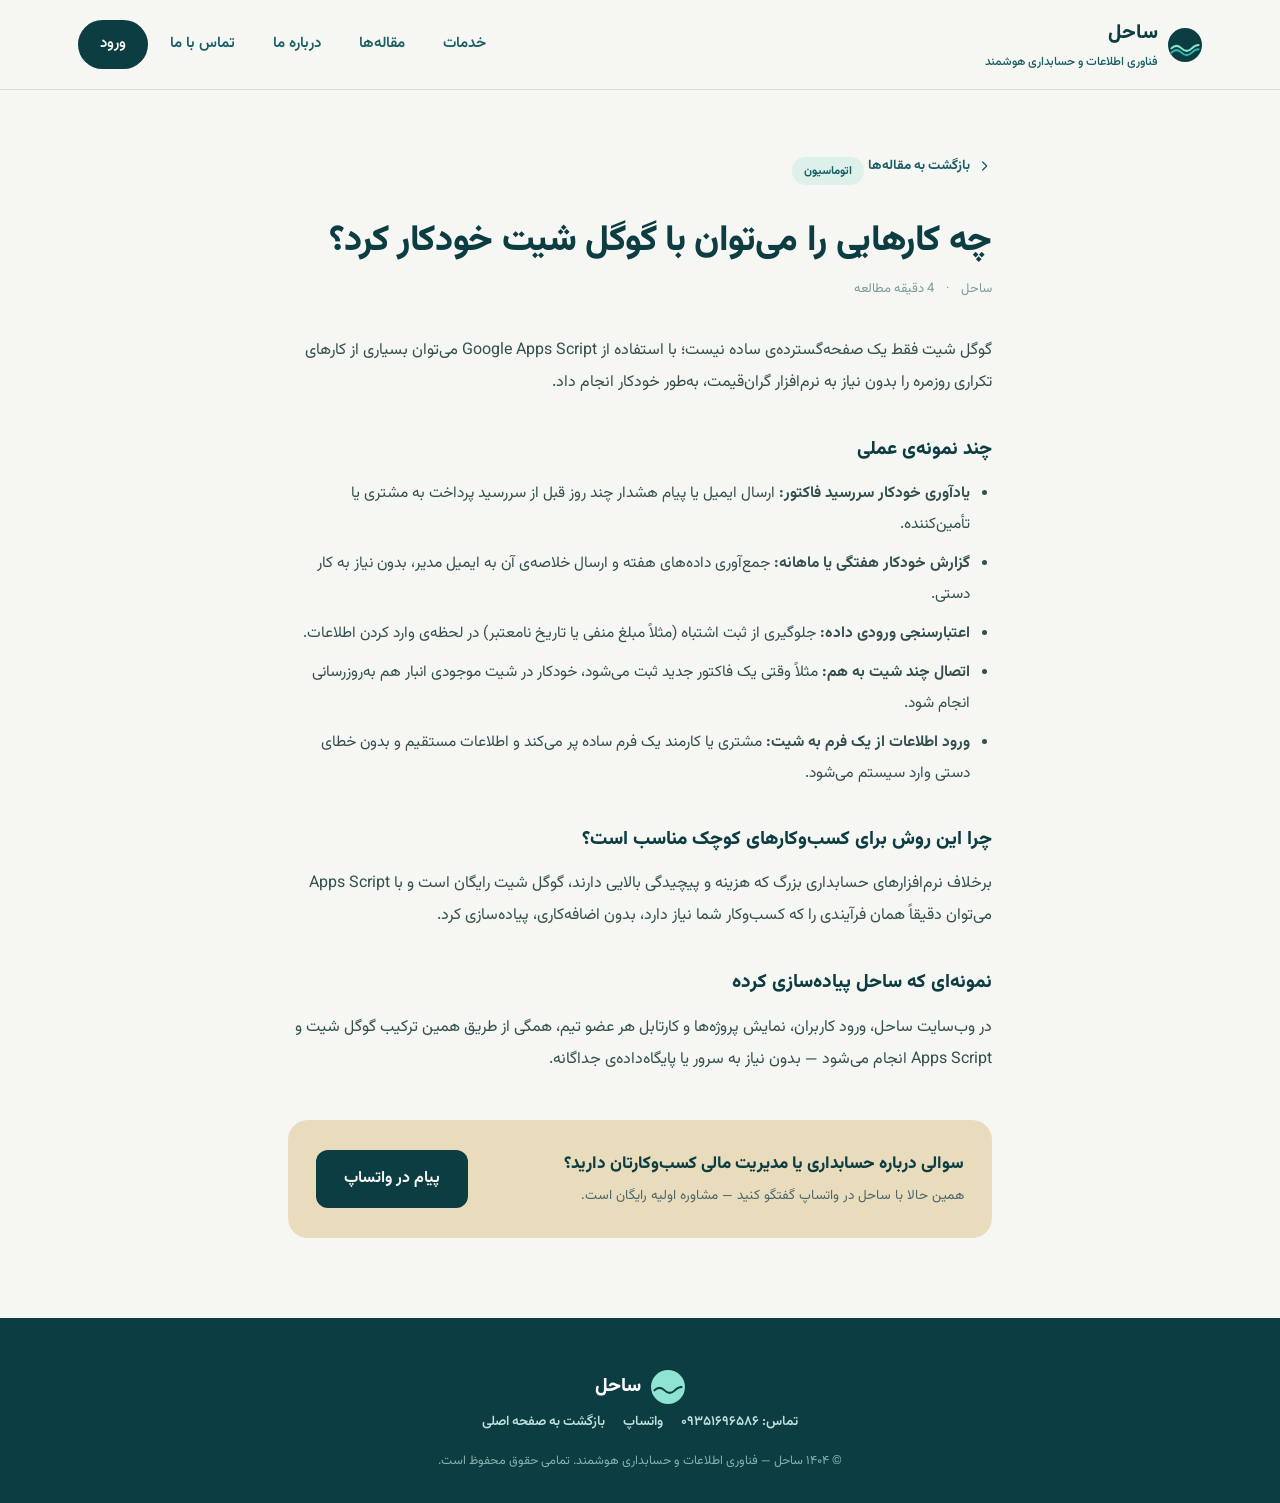
<file: articles/otomasion-google-sheet.html>
<!DOCTYPE html>
<html lang="fa" dir="rtl">
<head>
<meta charset="UTF-8">
<meta name="viewport" content="width=device-width, initial-scale=1.0">
<title>چه کارهایی را می‌توان با گوگل شیت خودکار کرد؟ | ساحل</title>
<meta name="description" content="نمونه‌هایی از خودکارسازی فرآیندهای مالی و اداری با گوگل شیت و Apps Script.">
<link rel="icon" href="../assets/favicon.svg" type="image/svg+xml">
<link rel="stylesheet" href="../css/style.css">
</head>
<body>

<header>
  <div class="nav">
    <div class="brand">
      <svg class="brand-mark" viewBox="0 0 40 40" fill="none" xmlns="http://www.w3.org/2000/svg" aria-hidden="true">
        <circle cx="20" cy="20" r="20" fill="#0B3D42"/>
        <path d="M4 24C8 20 12 20 16 24C20 28 24 28 28 24C32 20 36 20 36 20" stroke="#8FE3D3" stroke-width="2.4" stroke-linecap="round" fill="none"/>
        <path d="M4 29C8 25 12 25 16 29C20 33 24 33 28 29C32 25 36 25 36 25" stroke="#2FB8A6" stroke-width="2.4" stroke-linecap="round" fill="none"/>
      </svg>
      <span>ساحل<small>فناوری اطلاعات و حسابداری هوشمند</small></span>
    </div>
    <button class="menu-btn" id="menuBtn" aria-label="باز کردن منو" aria-expanded="false">
      <span></span><span></span><span></span>
    </button>
    <nav class="nav-links" id="navLinks">
      <a href="../index.html#services">خدمات</a>
      <a href="../articles.html">مقاله‌ها</a>
      <a href="../index.html#about">درباره ما</a>
      <a href="../index.html#contact">تماس با ما</a>
      <a href="../login.html" class="nav-cta">ورود</a>
    </nav>
  </div>
</header>

<article class="article-page">
  <a href="../articles.html" class="back-link">
    <svg width="16" height="16" viewBox="0 0 24 24" fill="none"><path d="M10 6L16 12L10 18" stroke="currentColor" stroke-width="2" stroke-linecap="round" stroke-linejoin="round"/></svg>
    بازگشت به مقاله‌ها
  </a>
  <span class="article-tag">اتوماسیون</span>
  <h1>چه کارهایی را می‌توان با گوگل شیت خودکار کرد؟</h1>
  <div class="article-meta">
    <span>ساحل</span><span>·</span><span>4 دقیقه مطالعه</span>
  </div>
  <div class="article-body">

    <p>گوگل شیت فقط یک صفحه‌گسترده‌ی ساده نیست؛ با استفاده از Google Apps Script می‌توان بسیاری از کارهای تکراری روزمره را بدون نیاز به نرم‌افزار گران‌قیمت، به‌طور خودکار انجام داد.</p>

    <h2>چند نمونه‌ی عملی</h2>
    <ul>
      <li><b>یادآوری خودکار سررسید فاکتور:</b> ارسال ایمیل یا پیام هشدار چند روز قبل از سررسید پرداخت به مشتری یا تأمین‌کننده.</li>
      <li><b>گزارش خودکار هفتگی یا ماهانه:</b> جمع‌آوری داده‌های هفته و ارسال خلاصه‌ی آن به ایمیل مدیر، بدون نیاز به کار دستی.</li>
      <li><b>اعتبارسنجی ورودی داده:</b> جلوگیری از ثبت اشتباه (مثلاً مبلغ منفی یا تاریخ نامعتبر) در لحظه‌ی وارد کردن اطلاعات.</li>
      <li><b>اتصال چند شیت به هم:</b> مثلاً وقتی یک فاکتور جدید ثبت می‌شود، خودکار در شیت موجودی انبار هم به‌روزرسانی انجام شود.</li>
      <li><b>ورود اطلاعات از یک فرم به شیت:</b> مشتری یا کارمند یک فرم ساده پر می‌کند و اطلاعات مستقیم و بدون خطای دستی وارد سیستم می‌شود.</li>
    </ul>

    <h2>چرا این روش برای کسب‌وکارهای کوچک مناسب است؟</h2>
    <p>برخلاف نرم‌افزارهای حسابداری بزرگ که هزینه و پیچیدگی بالایی دارند، گوگل شیت رایگان است و با Apps Script می‌توان دقیقاً همان فرآیندی را که کسب‌وکار شما نیاز دارد، بدون اضافه‌کاری، پیاده‌سازی کرد.</p>

    <h2>نمونه‌ای که ساحل پیاده‌سازی کرده</h2>
    <p>در وب‌سایت ساحل، ورود کاربران، نمایش پروژه‌ها و کارتابل هر عضو تیم، همگی از طریق همین ترکیب گوگل شیت و Apps Script انجام می‌شود — بدون نیاز به سرور یا پایگاه‌داده‌ی جداگانه.</p>

  </div>
  <div class="article-cta">
    <div>
      <h3>سوالی درباره حسابداری یا مدیریت مالی کسب‌وکارتان دارید؟</h3>
      <p>همین حالا با ساحل در واتساپ گفتگو کنید — مشاوره اولیه رایگان است.</p>
    </div>
    <a href="https://wa.me/989351696586" target="_blank" rel="noopener" class="btn btn-primary">پیام در واتساپ</a>
  </div>
</article>

<footer class="site-footer" style="margin-top:40px;">
  <div class="wrap">
    <div class="brand" style="justify-content:center;">
      <svg class="brand-mark" width="30" height="30" viewBox="0 0 40 40" fill="none" xmlns="http://www.w3.org/2000/svg" aria-hidden="true">
        <circle cx="20" cy="20" r="20" fill="#8FE3D3"/>
        <path d="M4 24C8 20 12 20 16 24C20 28 24 28 28 24C32 20 36 20 36 20" stroke="#0B3D42" stroke-width="2.4" stroke-linecap="round" fill="none"/>
      </svg>
      <span style="font-weight:800; font-size:19px;">ساحل</span>
    </div>
    <div class="foot-contact">
      <a href="tel:+989351696586">تماس: ۰۹۳۵۱۶۹۶۵۸۶</a>
      <a href="https://wa.me/989351696586" target="_blank" rel="noopener">واتساپ</a>
      <a href="../index.html">بازگشت به صفحه اصلی</a>
    </div>
    <div class="copyright">© ۱۴۰۴ ساحل — فناوری اطلاعات و حسابداری هوشمند. تمامی حقوق محفوظ است.</div>
  </div>
</footer>

<script src="../js/main.js" defer></script>
</body>
</html>
</file>
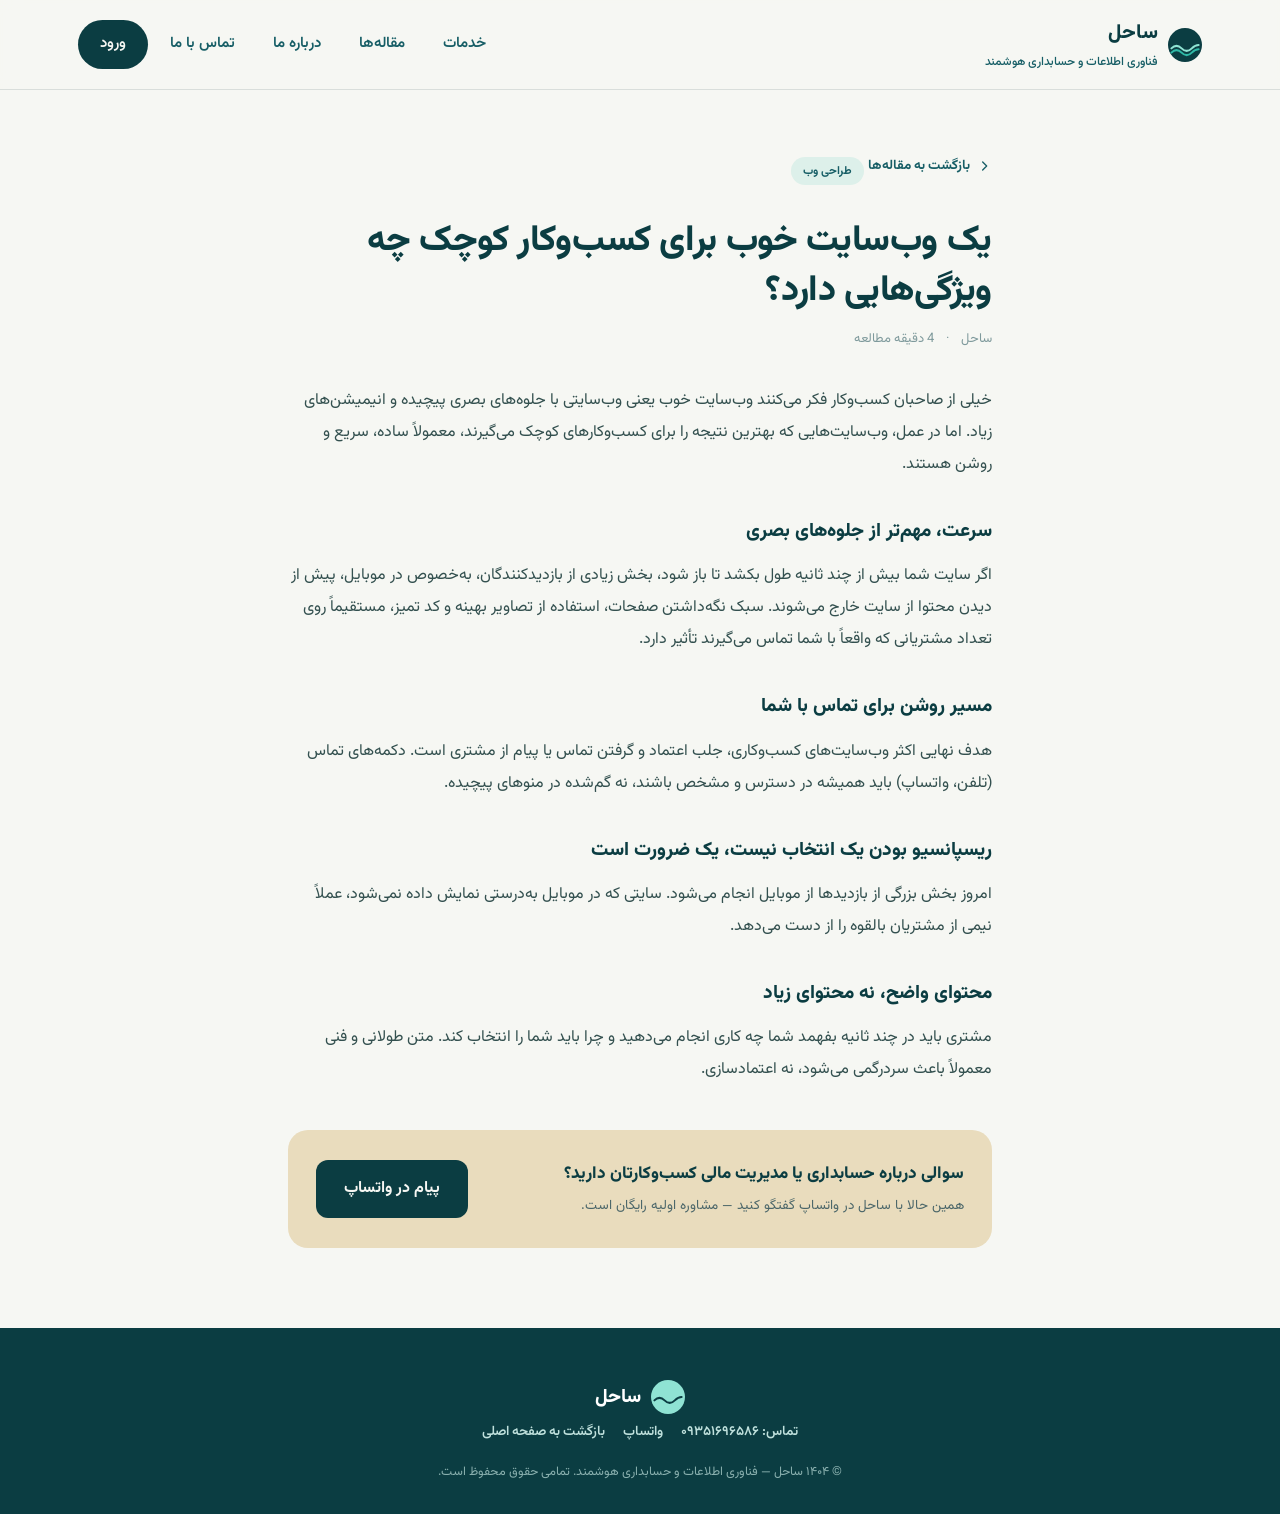
<file: articles/website-khoob-kasbokar.html>
<!DOCTYPE html>
<html lang="fa" dir="rtl">
<head>
<meta charset="UTF-8">
<meta name="viewport" content="width=device-width, initial-scale=1.0">
<title>یک وب‌سایت خوب برای کسب‌وکار کوچک چه ویژگی‌هایی دارد؟ | ساحل</title>
<meta name="description" content="ویژگی‌های اصلی یک وب‌سایت مؤثر برای کسب‌وکارهای کوچک و متوسط.">
<link rel="icon" href="../assets/favicon.svg" type="image/svg+xml">
<link rel="stylesheet" href="../css/style.css">
</head>
<body>

<header>
  <div class="nav">
    <div class="brand">
      <svg class="brand-mark" viewBox="0 0 40 40" fill="none" xmlns="http://www.w3.org/2000/svg" aria-hidden="true">
        <circle cx="20" cy="20" r="20" fill="#0B3D42"/>
        <path d="M4 24C8 20 12 20 16 24C20 28 24 28 28 24C32 20 36 20 36 20" stroke="#8FE3D3" stroke-width="2.4" stroke-linecap="round" fill="none"/>
        <path d="M4 29C8 25 12 25 16 29C20 33 24 33 28 29C32 25 36 25 36 25" stroke="#2FB8A6" stroke-width="2.4" stroke-linecap="round" fill="none"/>
      </svg>
      <span>ساحل<small>فناوری اطلاعات و حسابداری هوشمند</small></span>
    </div>
    <button class="menu-btn" id="menuBtn" aria-label="باز کردن منو" aria-expanded="false">
      <span></span><span></span><span></span>
    </button>
    <nav class="nav-links" id="navLinks">
      <a href="../index.html#services">خدمات</a>
      <a href="../articles.html">مقاله‌ها</a>
      <a href="../index.html#about">درباره ما</a>
      <a href="../index.html#contact">تماس با ما</a>
      <a href="../login.html" class="nav-cta">ورود</a>
    </nav>
  </div>
</header>

<article class="article-page">
  <a href="../articles.html" class="back-link">
    <svg width="16" height="16" viewBox="0 0 24 24" fill="none"><path d="M10 6L16 12L10 18" stroke="currentColor" stroke-width="2" stroke-linecap="round" stroke-linejoin="round"/></svg>
    بازگشت به مقاله‌ها
  </a>
  <span class="article-tag">طراحی وب</span>
  <h1>یک وب‌سایت خوب برای کسب‌وکار کوچک چه ویژگی‌هایی دارد؟</h1>
  <div class="article-meta">
    <span>ساحل</span><span>·</span><span>4 دقیقه مطالعه</span>
  </div>
  <div class="article-body">

    <p>خیلی از صاحبان کسب‌وکار فکر می‌کنند وب‌سایت خوب یعنی وب‌سایتی با جلوه‌های بصری پیچیده و انیمیشن‌های زیاد. اما در عمل، وب‌سایت‌هایی که بهترین نتیجه را برای کسب‌وکارهای کوچک می‌گیرند، معمولاً ساده، سریع و روشن هستند.</p>

    <h2>سرعت، مهم‌تر از جلوه‌های بصری</h2>
    <p>اگر سایت شما بیش از چند ثانیه طول بکشد تا باز شود، بخش زیادی از بازدیدکنندگان، به‌خصوص در موبایل، پیش از دیدن محتوا از سایت خارج می‌شوند. سبک نگه‌داشتن صفحات، استفاده از تصاویر بهینه و کد تمیز، مستقیماً روی تعداد مشتریانی که واقعاً با شما تماس می‌گیرند تأثیر دارد.</p>

    <h2>مسیر روشن برای تماس با شما</h2>
    <p>هدف نهایی اکثر وب‌سایت‌های کسب‌وکاری، جلب اعتماد و گرفتن تماس یا پیام از مشتری است. دکمه‌های تماس (تلفن، واتساپ) باید همیشه در دسترس و مشخص باشند، نه گم‌شده در منوهای پیچیده.</p>

    <h2>ریسپانسیو بودن یک انتخاب نیست، یک ضرورت است</h2>
    <p>امروز بخش بزرگی از بازدیدها از موبایل انجام می‌شود. سایتی که در موبایل به‌درستی نمایش داده نمی‌شود، عملاً نیمی از مشتریان بالقوه را از دست می‌دهد.</p>

    <h2>محتوای واضح، نه محتوای زیاد</h2>
    <p>مشتری باید در چند ثانیه بفهمد شما چه کاری انجام می‌دهید و چرا باید شما را انتخاب کند. متن طولانی و فنی معمولاً باعث سردرگمی می‌شود، نه اعتمادسازی.</p>

  </div>
  <div class="article-cta">
    <div>
      <h3>سوالی درباره حسابداری یا مدیریت مالی کسب‌وکارتان دارید؟</h3>
      <p>همین حالا با ساحل در واتساپ گفتگو کنید — مشاوره اولیه رایگان است.</p>
    </div>
    <a href="https://wa.me/989351696586" target="_blank" rel="noopener" class="btn btn-primary">پیام در واتساپ</a>
  </div>
</article>

<footer class="site-footer" style="margin-top:40px;">
  <div class="wrap">
    <div class="brand" style="justify-content:center;">
      <svg class="brand-mark" width="30" height="30" viewBox="0 0 40 40" fill="none" xmlns="http://www.w3.org/2000/svg" aria-hidden="true">
        <circle cx="20" cy="20" r="20" fill="#8FE3D3"/>
        <path d="M4 24C8 20 12 20 16 24C20 28 24 28 28 24C32 20 36 20 36 20" stroke="#0B3D42" stroke-width="2.4" stroke-linecap="round" fill="none"/>
      </svg>
      <span style="font-weight:800; font-size:19px;">ساحل</span>
    </div>
    <div class="foot-contact">
      <a href="tel:+989351696586">تماس: ۰۹۳۵۱۶۹۶۵۸۶</a>
      <a href="https://wa.me/989351696586" target="_blank" rel="noopener">واتساپ</a>
      <a href="../index.html">بازگشت به صفحه اصلی</a>
    </div>
    <div class="copyright">© ۱۴۰۴ ساحل — فناوری اطلاعات و حسابداری هوشمند. تمامی حقوق محفوظ است.</div>
  </div>
</footer>

<script src="../js/main.js" defer></script>
</body>
</html>
</file>
<file: css/style.css>
@font-face{
  font-family:'Vazirmatn';
  src:url('../assets/fonts/Vazirmatn-Variable.woff2') format('woff2');
  font-weight:100 900;
  font-style:normal;
  font-display:swap;
}
:root{
    --ink:#0A2A2E;
    --deep:#0B3D42;
    --teal:#175E66;
    --turquoise:#2FB8A6;
    --crest:#8FE3D3;
    --sand:#E9DCBD;
    --foam:#F6F7F3;
    --line: rgba(10,42,46,0.12);
    --shadow: 0 20px 50px -25px rgba(11,61,66,0.35);
    --radius: 18px;
    --maxw: 1180px;
    --ease: cubic-bezier(.22,.9,.32,1);
  }
  *{box-sizing:border-box;}
  html{scroll-behavior:smooth;}
  body{
    margin:0;
    font-family:'Vazirmatn', sans-serif;
    color:var(--ink);
    background:var(--foam);
    line-height:1.75;
    -webkit-font-smoothing:antialiased;
  }
  @media (prefers-reduced-motion: reduce){
    html{scroll-behavior:auto;}
    *{animation-duration:0.01ms !important; animation-iteration-count:1 !important; transition-duration:0.01ms !important;}
  }
  a{color:inherit; text-decoration:none;}
  img{max-width:100%; display:block;}
  .wrap{max-width:var(--maxw); margin:0 auto; padding:0 28px;}
  :focus-visible{outline:3px solid var(--turquoise); outline-offset:3px; border-radius:6px;}

  /* ===== Header ===== */
  header{
    position:sticky; top:0; z-index:50;
    background:rgba(246,247,243,0.86);
    backdrop-filter:blur(10px);
    border-bottom:1px solid var(--line);
  }
  .nav{display:flex; align-items:center; justify-content:space-between; padding:16px 28px; max-width:var(--maxw); margin:0 auto;}
  .brand{display:flex; align-items:center; gap:10px; font-weight:800; font-size:20px; color:var(--deep);}
  .brand-mark{width:34px; height:34px; flex-shrink:0;}
  .brand small{display:block; font-weight:500; font-size:12px; color:var(--teal); margin-top:1px;}
  .nav-links{display:flex; gap:6px; align-items:center;}
  .nav-links a{padding:10px 16px; border-radius:999px; font-weight:600; font-size:15px; color:var(--teal); transition:background .25s var(--ease), color .25s;}
  .nav-links a:hover{background:rgba(47,184,166,0.12); color:var(--deep);}
  .nav-cta{background:var(--deep); color:var(--foam) !important; padding:11px 22px !important;}
  .nav-cta:hover{background:var(--turquoise) !important; color:var(--ink) !important;}
  .menu-btn{display:none; background:none; border:none; cursor:pointer; padding:8px;}
  .menu-btn span{display:block; width:24px; height:2px; background:var(--deep); margin:5px 0; transition:transform .25s, opacity .25s;}

  @media (max-width:860px){
    .nav-links{
      position:fixed; inset:64px 0 auto 0; flex-direction:column; align-items:stretch;
      background:var(--foam); padding:14px 20px 24px; gap:2px;
      border-bottom:1px solid var(--line);
      transform:translateY(-12px); opacity:0; pointer-events:none;
      transition:transform .3s var(--ease), opacity .3s var(--ease);
    }
    .nav-links.open{transform:translateY(0); opacity:1; pointer-events:auto;}
    .nav-links a{padding:14px 12px; text-align:center;}
    .menu-btn{display:block;}
  }

  /* ===== Hero ===== */
  .hero{position:relative; overflow:hidden; padding:96px 0 60px; background:
    radial-gradient(1200px 600px at 85% -10%, rgba(143,227,211,0.35), transparent 60%),
    linear-gradient(180deg, var(--foam), #EFF3EE 70%);
  }
  .hero-grid{display:grid; grid-template-columns:1.1fr 0.9fr; gap:56px; align-items:center; max-width:var(--maxw); margin:0 auto; padding:0 28px;}
  .eyebrow{display:inline-flex; align-items:center; gap:8px; font-size:13px; font-weight:700; letter-spacing:.02em; color:var(--teal); background:rgba(47,184,166,0.12); padding:8px 14px; border-radius:999px; margin-bottom:22px;}
  .eyebrow::before{content:""; width:7px; height:7px; border-radius:50%; background:var(--turquoise);}
  h1{font-size:clamp(34px,5vw,58px); line-height:1.18; font-weight:800; margin:0 0 22px; color:var(--deep); letter-spacing:-0.01em;}
  h1 em{font-style:normal; color:var(--turquoise); position:relative;}
  .hero p.lead{font-size:19px; color:#38585C; max-width:52ch; margin:0 0 34px;}
  .hero-actions{display:flex; gap:14px; flex-wrap:wrap;}
  .btn{display:inline-flex; align-items:center; gap:8px; padding:15px 28px; border-radius:12px; font-weight:700; font-size:16px; transition:transform .25s var(--ease), box-shadow .25s var(--ease), background .25s;}
  .btn-primary{background:var(--deep); color:var(--foam);}
  .btn-primary:hover{background:var(--turquoise); color:var(--ink); transform:translateY(-2px); box-shadow:var(--shadow);}
  .btn-ghost{background:transparent; color:var(--deep); border:1.5px solid var(--line);}
  .btn-ghost:hover{border-color:var(--turquoise); background:rgba(47,184,166,0.08);}

  .tide{position:relative; height:420px; border-radius:24px; overflow:hidden; background:linear-gradient(180deg,#0B3D42,#175E66 55%,#2FB8A6);}
  .tide svg{position:absolute; bottom:0; left:0; width:100%;}
  .tide .wave1{opacity:.5;}
  .tide .wave2{opacity:.75;}
  .tide-badge{position:absolute; top:22px; right:22px; left:22px; background:rgba(9,32,35,0.35); backdrop-filter:blur(6px); border:1px solid rgba(255,255,255,0.18); border-radius:14px; padding:16px 18px; color:#EFFBF8;}
  .tide-badge b{display:block; font-size:26px; font-weight:800; margin-bottom:2px;}
  .tide-badge span{font-size:13px; opacity:.85;}
  @keyframes drift{0%{transform:translateX(0);} 100%{transform:translateX(-50%);}}
  .wave-track{display:flex; width:200%; animation:drift 18s linear infinite;}
  .wave-track svg{flex:0 0 50%;}
  .wave2 .wave-track{animation-duration:26s; animation-direction:reverse;}

  @media (max-width:940px){
    .hero-grid{grid-template-columns:1fr; gap:40px;}
    .tide{height:260px; order:-1;}
  }

  /* ===== Section shell ===== */
  section{padding:88px 0;}
  .section-head{max-width:640px; margin:0 0 52px;}
  .kicker{font-size:13px; font-weight:700; color:var(--turquoise); text-transform:uppercase; letter-spacing:.08em; margin-bottom:10px;}
  h2{font-size:clamp(26px,3.4vw,38px); font-weight:800; color:var(--deep); margin:0 0 14px;}
  .section-head p{color:#4B6669; font-size:17px; margin:0;}

  /* ===== Services ===== */
  .services{background:var(--foam);}
  .cards{display:grid; grid-template-columns:repeat(3,1fr); gap:24px;}
  .card{background:#fff; border:1px solid var(--line); border-radius:var(--radius); padding:30px 26px; transition:transform .3s var(--ease), box-shadow .3s var(--ease), border-color .3s;}
  .card:hover{transform:translateY(-6px); box-shadow:var(--shadow); border-color:transparent;}
  .card-icon{width:52px; height:52px; border-radius:14px; display:flex; align-items:center; justify-content:center; margin-bottom:20px; background:rgba(47,184,166,0.14);}
  .card h3{margin:0 0 10px; font-size:19px; color:var(--deep); font-weight:700;}
  .card p{margin:0; color:#4B6669; font-size:15px;}
  @media (max-width:860px){.cards{grid-template-columns:1fr;}}

  /* ===== Roadmap ===== */
  .roadmap{background:linear-gradient(180deg,#0B3D42,#0E4750);}
  .roadmap .kicker{color:var(--crest);}
  .roadmap h2, .roadmap .section-head p{color:var(--foam);}
  .roadmap .section-head p{color:#BFE0DC;}
  .steps{display:grid; grid-template-columns:repeat(4,1fr); gap:20px; counter-reset:step;}
  .step{position:relative; background:rgba(255,255,255,0.06); border:1px solid rgba(255,255,255,0.12); border-radius:16px; padding:26px 22px;}
  .step::before{counter-increment:step; content:counter(step); font-weight:800; font-size:14px; color:#0B3D42; background:var(--crest); width:30px; height:30px; border-radius:50%; display:flex; align-items:center; justify-content:center; margin-bottom:16px;}
  .step h3{color:#fff; font-size:16px; margin:0 0 8px; font-weight:700;}
  .step p{color:#BFE0DC; font-size:14px; margin:0;}
  @media (max-width:940px){.steps{grid-template-columns:1fr 1fr;}}
  @media (max-width:600px){.steps{grid-template-columns:1fr;}}

  /* ===== About ===== */
  .about-grid{display:grid; grid-template-columns:0.9fr 1.1fr; gap:56px; align-items:center;}
  .stat-row{display:flex; gap:28px; margin-top:30px; flex-wrap:wrap;}
  .stat b{display:block; font-size:30px; font-weight:800; color:var(--deep);}
  .stat span{font-size:13px; color:#4B6669;}
  @media (max-width:860px){.about-grid{grid-template-columns:1fr;}}

  /* ===== Contact ===== */
  .contact{background:var(--sand); border-radius:28px; margin:0 28px 0; max-width:calc(var(--maxw) - 56px); padding:56px; }
  .contact-inner{display:flex; justify-content:space-between; align-items:center; gap:30px; flex-wrap:wrap;}
  .contact h2{margin-bottom:8px;}
  .contact p{margin:0; color:#4B6669;}
  @media (max-width:640px){.contact{padding:36px 24px; border-radius:20px;} .contact-inner{flex-direction:column; align-items:flex-start;}}

  footer{padding:40px 28px 50px; text-align:center; color:#4B6669; font-size:14px;}
  footer .brand{justify-content:center; margin-bottom:6px;}

/* =========================================================
   AUTH PAGE (login.html)
   ========================================================= */
.auth-page{
  min-height:100vh;
  display:grid;
  grid-template-columns:440px 1fr;
}
@media (max-width:900px){
  .auth-page{grid-template-columns:1fr;}
  .auth-art{display:none;}
}

.auth-panel{
  display:flex; flex-direction:column; justify-content:center;
  padding:48px 44px; background:var(--foam);
  position:relative; z-index:2;
}
.auth-brand{display:flex; align-items:center; gap:10px; margin-bottom:44px;}
.auth-brand span{font-weight:800; font-size:19px; color:var(--deep);}

.auth-card h1{font-size:24px; font-weight:800; color:var(--deep); margin:0 0 6px;}
.auth-card p.sub{color:#4B6669; font-size:14.5px; margin:0 0 30px;}

.field{position:relative; margin-bottom:16px;}
.field input{
  width:100%; padding:15px 46px 15px 16px; border-radius:12px;
  border:1.5px solid var(--line); background:#fff; font-family:inherit;
  font-size:15px; color:var(--ink); transition:border-color .2s, box-shadow .2s;
}
.field input::placeholder{color:#8AA3A5;}
.field input:focus{border-color:var(--turquoise); box-shadow:0 0 0 4px rgba(47,184,166,0.14); outline:none;}
.field-icon{
  position:absolute; top:50%; right:16px; transform:translateY(-50%);
  width:18px; height:18px; color:#7F9A9C; display:flex;
}
.field-icon svg{width:100%; height:100%;}

.auth-row{display:flex; align-items:center; justify-content:space-between; margin:2px 0 26px; font-size:13.5px;}
.auth-check{display:flex; align-items:center; gap:7px; color:#4B6669;}
.auth-check input{accent-color:var(--turquoise); width:15px; height:15px;}
.auth-row a{color:var(--turquoise); font-weight:600;}
.auth-row a:hover{text-decoration:underline;}

.btn-block{width:100%; justify-content:center; padding:16px; font-size:16px;}
.auth-foot{text-align:center; margin-top:22px; font-size:14px; color:#4B6669;}
.auth-foot a{color:var(--deep); font-weight:700;}
.auth-foot a:hover{color:var(--turquoise);}

.auth-art{
  position:relative; overflow:hidden;
  background:linear-gradient(180deg,#BFEAE3 0%,#79C8C6 35%,#2E93A0 68%,#0B3D42 100%);
}
.auth-art svg{position:absolute; inset:0; width:100%; height:100%;}
.auth-art-label{
  position:absolute; top:56px; right:64px; max-width:320px; color:#fff; z-index:3;
}
.auth-art-label b{display:block; font-size:22px; font-weight:800; margin-bottom:6px; line-height:1.5;}
.auth-art-label span{font-size:14.5px; opacity:.88;}

/* =========================================================
   APP SHELL (dashboard.html)
   ========================================================= */
.app-shell{display:grid; grid-template-columns:1fr 248px; min-height:100vh; background:#EEF3F1;}
@media (max-width:980px){.app-shell{grid-template-columns:1fr;}}

/* Sidebar (right, RTL-natural) */
.sidebar{
  background:#fff; border-inline-start:1px solid var(--line);
  display:flex; flex-direction:column; padding:22px 16px;
  position:sticky; top:0; height:100vh;
}
.sidebar-brand{display:flex; align-items:center; gap:9px; padding:6px 10px 26px;}
.sidebar-brand span{font-weight:800; font-size:16px; color:var(--deep);}
.sidebar-nav{display:flex; flex-direction:column; gap:3px; flex:1;}
.sidebar-nav a{
  display:flex; align-items:center; justify-content:space-between; gap:10px;
  padding:12px 14px; border-radius:12px; color:#4B6669; font-weight:600; font-size:14.5px;
  transition:background .2s, color .2s;
}
.sidebar-nav a svg{width:19px; height:19px; flex-shrink:0;}
.sidebar-nav a:hover{background:rgba(47,184,166,0.09); color:var(--deep);}
.sidebar-nav a.active{background:linear-gradient(90deg, rgba(47,184,166,0.16), rgba(47,184,166,0.05)); color:var(--deep);}
.sidebar-logout{
  display:flex; align-items:center; justify-content:space-between; gap:10px;
  padding:13px 14px; border-radius:12px; background:rgba(47,184,166,0.1);
  color:var(--teal); font-weight:700; font-size:14.5px; margin-top:10px;
}
.sidebar-logout:hover{background:rgba(47,184,166,0.18);}

@media (max-width:980px){
  .sidebar{
    position:fixed; inset:0 0 0 auto; width:250px; height:100vh; z-index:60;
    transform:translateX(100%); transition:transform .3s var(--ease); box-shadow:var(--shadow);
  }
  .sidebar.open{transform:translateX(0);}
  .sidebar-scrim.open{opacity:1; pointer-events:auto;}
}

.sidebar-scrim{
  position:fixed; inset:0; background:rgba(10,42,46,0.35); z-index:55;
  opacity:0; pointer-events:none; transition:opacity .3s;
}

/* Main column */
.main-col{display:flex; flex-direction:column; min-width:0;}

.topbar{
  display:flex; align-items:center; gap:18px; background:#fff;
  border-bottom:1px solid var(--line); padding:14px 26px; position:sticky; top:0; z-index:40;
}
.topbar-user{display:flex; align-items:center; gap:10px; cursor:pointer;}
.avatar{
  width:40px; height:40px; border-radius:50%; flex-shrink:0;
  background:linear-gradient(135deg, var(--turquoise), var(--deep));
  color:#fff; display:flex; align-items:center; justify-content:center; font-weight:800; font-size:14px;
}
.topbar-user .who b{display:block; font-size:14px; color:var(--deep);}
.topbar-user .who span{font-size:12px; color:#7F9A9C;}
.topbar-icon{
  position:relative; width:38px; height:38px; border-radius:10px; display:flex; align-items:center;
  justify-content:center; color:#4B6669; flex-shrink:0; transition:background .2s;
}
.topbar-icon:hover{background:rgba(47,184,166,0.1);}
.topbar-icon svg{width:19px; height:19px;}
.badge{
  position:absolute; top:2px; left:2px; background:#E4785B; color:#fff; font-size:10px; font-weight:800;
  width:16px; height:16px; border-radius:50%; display:flex; align-items:center; justify-content:center;
}
.topbar-search{
  flex:1; display:flex; align-items:center; gap:10px; background:#F3F6F4; border-radius:12px;
  padding:11px 16px; max-width:420px; color:#7F9A9C;
}
.topbar-search svg{width:17px; height:17px; flex-shrink:0;}
.topbar-search input{border:none; background:none; outline:none; font-family:inherit; font-size:14px; width:100%; color:var(--ink);}
.sidebar-toggle{display:none; background:none; border:none; cursor:pointer; color:var(--deep);}
@media (max-width:980px){.sidebar-toggle{display:flex;} .topbar-search{display:none;}}
@media (max-width:640px){.topbar-user .who{display:none;}}

.page{padding:28px 26px 60px;}
.page-head{display:flex; align-items:baseline; justify-content:space-between; margin-bottom:26px;}
.page-head h1{font-size:26px; font-weight:800; color:var(--deep); margin:0 0 4px;}
.page-head p{margin:0; color:#4B6669; font-size:14.5px;}

/* Stat cards */
.stat-grid{display:grid; grid-template-columns:repeat(4,1fr); gap:18px; margin-bottom:24px;}
@media (max-width:900px){.stat-grid{grid-template-columns:1fr 1fr;}}
@media (max-width:520px){.stat-grid{grid-template-columns:1fr;}}
.stat-card{
  background:#fff; border:1px solid var(--line); border-radius:16px; padding:20px;
  display:flex; align-items:center; justify-content:space-between; gap:14px;
}
.stat-card .num{font-size:26px; font-weight:800; color:var(--deep); margin:2px 0 5px;}
.stat-card .lbl{font-size:13.5px; color:#4B6669;}
.stat-card .delta{color:var(--turquoise); font-weight:700;}
.stat-ic{width:46px; height:46px; border-radius:12px; display:flex; align-items:center; justify-content:center; flex-shrink:0;}
.stat-ic svg{width:22px; height:22px;}
.ic-teal{background:rgba(47,184,166,0.15); color:#178A79;}
.ic-blue{background:rgba(65,145,222,0.15); color:#3178C6;}
.ic-purple{background:rgba(155,110,224,0.15); color:#7C4FD6;}
.ic-amber{background:rgba(228,140,60,0.15); color:#C56A1E;}

/* Two column: activity + projects */
.split-2{display:grid; grid-template-columns:1fr 1.6fr; gap:18px; margin-bottom:18px;}
@media (max-width:900px){.split-2{grid-template-columns:1fr;}}
.panel{background:#fff; border:1px solid var(--line); border-radius:16px; padding:22px;}
.panel-head{display:flex; align-items:center; justify-content:space-between; margin-bottom:16px;}
.panel-head h2{font-size:16px; font-weight:800; color:var(--deep); margin:0;}
.panel-head a{font-size:13px; font-weight:700; color:var(--turquoise);}

.activity-item{display:flex; align-items:flex-start; gap:12px; padding:11px 0; border-bottom:1px solid var(--line);}
.activity-item:last-child{border-bottom:none;}
.activity-ic{width:34px; height:34px; border-radius:10px; display:flex; align-items:center; justify-content:center; flex-shrink:0;}
.activity-ic svg{width:16px; height:16px;}
.activity-item b{display:block; font-size:14px; color:var(--ink); font-weight:700; margin-bottom:2px;}
.activity-item span{font-size:12.5px; color:#7F9A9C;}

.proj-row{display:flex; align-items:center; gap:14px; padding:14px 0; border-bottom:1px solid var(--line);}
.proj-row:last-child{border-bottom:none;}
.proj-ic{width:44px; height:44px; border-radius:12px; display:flex; align-items:center; justify-content:center; flex-shrink:0;}
.proj-ic svg{width:20px; height:20px;}
.proj-info{flex:1; min-width:0;}
.proj-top{display:flex; align-items:center; justify-content:space-between; gap:10px; margin-bottom:7px;}
.proj-top b{font-size:14.5px; color:var(--ink); font-weight:700;}
.proj-meta{display:flex; align-items:center; gap:8px; font-size:12px; color:#7F9A9C; white-space:nowrap;}
.proj-tag{font-size:11.5px; font-weight:700; padding:3px 9px; border-radius:999px;}
.tag-progress{background:rgba(65,145,222,0.14); color:#3178C6;}
.tag-done{background:rgba(47,184,166,0.16); color:#178A79;}
.tag-wait{background:rgba(228,140,60,0.16); color:#C56A1E;}
.proj-owner{display:flex; align-items:center; gap:6px; font-size:12px; color:#7F9A9C; margin-top:4px;}
.proj-owner .mini-avatar{width:18px; height:18px; border-radius:50%; background:var(--deep); color:#fff; font-size:9px; font-weight:800; display:flex; align-items:center; justify-content:center;}
.bar{height:6px; background:#EEF3F1; border-radius:999px; overflow:hidden;}
.bar > i{display:block; height:100%; border-radius:999px; background:var(--turquoise);}
.pct{font-size:13px; font-weight:800; color:var(--deep); min-width:34px;}
.proj-row-inner{display:flex; align-items:center; gap:10px;}

/* Sheets grid */
.sheet-grid{display:grid; grid-template-columns:repeat(4,1fr); gap:16px;}
@media (max-width:900px){.sheet-grid{grid-template-columns:1fr 1fr;}}
@media (max-width:520px){.sheet-grid{grid-template-columns:1fr;}}
.sheet-card{background:#fff; border:1px solid var(--line); border-radius:14px; padding:18px; transition:transform .25s var(--ease), box-shadow .25s;}
.sheet-card:hover{transform:translateY(-4px); box-shadow:var(--shadow);}
.sheet-card b{display:block; font-size:14.5px; color:var(--ink); font-weight:700; margin:12px 0 4px;}
.sheet-card span{font-size:12px; color:#7F9A9C;}

/* =========================================================
   HOME PAGE POLISH — showcase mockups, social, floating CTA
   ========================================================= */

/* floating stat chips over hero art */
.hero-chip{
  position:absolute; background:#fff; border-radius:14px; padding:12px 16px;
  box-shadow:0 18px 40px -18px rgba(11,61,66,0.45); display:flex; align-items:center; gap:10px;
  font-size:13px; font-weight:700; color:var(--deep); z-index:5;
}
.hero-chip svg{width:20px; height:20px; flex-shrink:0; color:var(--turquoise);}
.hero-chip.c1{bottom:-16px; right:-14px;}
.hero-chip.c2{top:22px; left:-16px; font-size:12px;}
@media (max-width:940px){.hero-chip{display:none;}}

.trust-line{display:flex; align-items:center; gap:10px; margin-top:26px; font-size:13.5px; color:#4B6669;}
.trust-line .avatars{display:flex;}
.trust-line .avatars span{
  width:30px; height:30px; border-radius:50%; border:2px solid var(--foam); margin-inline-start:-10px;
  background:linear-gradient(135deg, var(--turquoise), var(--deep)); display:flex; align-items:center; justify-content:center;
  color:#fff; font-size:11px; font-weight:800;
}
.trust-line .avatars span:first-child{margin-inline-start:0;}

/* ===== Showcase / concept mockups ===== */
.showcase{background:var(--foam);}
.showcase-grid{display:grid; grid-template-columns:repeat(3,1fr); gap:24px;}
@media (max-width:940px){.showcase-grid{grid-template-columns:1fr;}}
.mock-card{
  background:#fff; border-radius:20px; overflow:hidden; border:1px solid var(--line);
  transition:transform .35s var(--ease), box-shadow .35s var(--ease);
}
.mock-card:hover{transform:translateY(-8px); box-shadow:var(--shadow);}
.mock-stage{height:200px; position:relative; overflow:hidden;}
.mock-stage svg{position:absolute; inset:0; width:100%; height:100%;}
.mock-body{padding:20px 22px 24px;}
.mock-body h3{margin:0 0 6px; font-size:16px; font-weight:800; color:var(--deep);}
.mock-body p{margin:0; font-size:13.5px; color:#4B6669;}

/* ===== Contact revamp ===== */
.contact-inner{align-items:flex-start;}
.contact-actions{display:flex; flex-direction:column; gap:12px; min-width:230px;}
.contact-btn{
  display:flex; align-items:center; gap:12px; padding:14px 18px; border-radius:14px;
  font-weight:700; font-size:14.5px; transition:transform .25s var(--ease), box-shadow .25s var(--ease);
}
.contact-btn svg{width:20px; height:20px; flex-shrink:0;}
.contact-btn.whatsapp{background:#25D366; color:#fff;}
.contact-btn.call{background:var(--deep); color:#fff;}
.contact-btn:hover{transform:translateY(-3px); box-shadow:var(--shadow);}

.social-row{display:flex; gap:10px; margin-top:20px;}
.social-btn{
  width:42px; height:42px; border-radius:12px; display:flex; align-items:center; justify-content:center;
  background:#fff; border:1px solid var(--line); color:var(--deep); transition:background .25s, color .25s, transform .25s var(--ease);
}
.social-btn svg{width:19px; height:19px;}
.social-btn:hover{background:var(--deep); color:#fff; transform:translateY(-3px);}
.handle-tag{display:inline-flex; align-items:center; gap:6px; font-size:13px; color:#4B6669; margin-top:12px;}

/* ===== Footer polish ===== */
footer.site-footer{background:#0B3D42; color:#BFE0DC; padding:52px 28px 30px; text-align:center;}
footer.site-footer .brand span{color:#fff;}
footer.site-footer .social-row{justify-content:center; margin:20px 0;}
footer.site-footer .social-btn{background:rgba(255,255,255,0.08); border-color:rgba(255,255,255,0.14); color:#EFFBF8;}
footer.site-footer .social-btn:hover{background:var(--turquoise); color:#0B3D42;}
footer.site-footer .foot-contact{font-size:13.5px; margin-bottom:18px; display:flex; gap:18px; justify-content:center; flex-wrap:wrap;}
footer.site-footer .foot-contact a{color:#BFE0DC; font-weight:600;}
footer.site-footer .foot-contact a:hover{color:#fff;}
footer.site-footer .copyright{font-size:12.5px; opacity:.7; margin-top:14px;}

/* ===== Floating WhatsApp button ===== */
.float-whatsapp{
  position:fixed; bottom:22px; left:22px; z-index:80; width:58px; height:58px; border-radius:50%;
  background:#25D366; display:flex; align-items:center; justify-content:center; box-shadow:0 14px 34px -10px rgba(37,211,102,0.6);
  transition:transform .25s var(--ease);
}
.float-whatsapp:hover{transform:scale(1.08);}
.float-whatsapp svg{width:28px; height:28px; color:#fff;}

/* =========================================================
   SCROLL REVEAL (fade-up)
   ========================================================= */
.reveal{opacity:0; transform:translateY(26px); transition:opacity .7s var(--ease), transform .7s var(--ease);}
.reveal.show{opacity:1; transform:translateY(0);}
.cards .card.reveal:nth-child(1),
.showcase-grid .mock-card.reveal:nth-child(1),
.steps .step.reveal:nth-child(1),
.testimonial-track .testimonial-card.reveal:nth-child(1),
.tips-grid .tip-card.reveal:nth-child(1),
.articles-grid .article-card.reveal:nth-child(1){transition-delay:0s;}
.cards .card.reveal:nth-child(2),
.showcase-grid .mock-card.reveal:nth-child(2),
.steps .step.reveal:nth-child(2),
.testimonial-track .testimonial-card.reveal:nth-child(2),
.tips-grid .tip-card.reveal:nth-child(2),
.articles-grid .article-card.reveal:nth-child(2){transition-delay:.1s;}
.cards .card.reveal:nth-child(3),
.showcase-grid .mock-card.reveal:nth-child(3),
.steps .step.reveal:nth-child(3),
.testimonial-track .testimonial-card.reveal:nth-child(3),
.tips-grid .tip-card.reveal:nth-child(3),
.articles-grid .article-card.reveal:nth-child(3){transition-delay:.2s;}
.steps .step.reveal:nth-child(4),
.tips-grid .tip-card.reveal:nth-child(4),
.articles-grid .article-card.reveal:nth-child(4){transition-delay:.3s;}
.articles-grid .article-card.reveal:nth-child(5){transition-delay:.4s;}
.articles-grid .article-card.reveal:nth-child(6){transition-delay:.5s;}

@media (prefers-reduced-motion: reduce){
  .reveal{opacity:1; transform:none; transition:none;}
}

/* stronger, softer lift shadow on hover across cards */
:root{ --shadow-lg: 0 30px 60px -22px rgba(11,61,66,0.5); }
.card:hover, .mock-card:hover, .tip-card:hover, .article-card:hover, .testimonial-card:hover{
  box-shadow:var(--shadow-lg);
}
.step{transition:transform .3s var(--ease), box-shadow .3s var(--ease);}
.step:hover{transform:translateY(-5px); box-shadow:0 26px 50px -24px rgba(0,0,0,0.35);}

/* =========================================================
   TESTIMONIALS
   ========================================================= */
.testimonials{background:var(--foam);}
.testimonial-track{
  display:flex; gap:22px; overflow-x:auto; scroll-snap-type:x mandatory; padding-bottom:8px;
  scrollbar-width:none;
}
.testimonial-track::-webkit-scrollbar{display:none;}
.testimonial-card{
  scroll-snap-align:start; flex:0 0 320px; background:#fff; border:1px solid var(--line); border-radius:20px;
  padding:26px 24px; transition:transform .3s var(--ease), box-shadow .3s var(--ease);
}
@media (max-width:640px){.testimonial-card{flex-basis:86%;}}
.testimonial-stars{display:flex; gap:3px; margin-bottom:14px;}
.testimonial-stars svg{width:16px; height:16px; color:#F2C94C;}
.testimonial-quote{font-size:14.5px; color:#33504F; line-height:1.9; margin:0 0 18px;}
.testimonial-who{display:flex; align-items:center; gap:10px;}
.testimonial-avatar{
  width:40px; height:40px; border-radius:50%; background:linear-gradient(135deg, var(--turquoise), var(--deep));
  display:flex; align-items:center; justify-content:center; color:#fff; font-weight:800; font-size:13px; flex-shrink:0;
}
.testimonial-who b{display:block; font-size:13.5px; color:var(--deep);}
.testimonial-who span{font-size:12px; color:#7F9A9C;}

/* =========================================================
   TIPS / ARTICLES
   ========================================================= */
.tips-grid, .articles-grid{display:grid; grid-template-columns:repeat(3,1fr); gap:22px;}
@media (max-width:940px){.tips-grid, .articles-grid{grid-template-columns:1fr 1fr;}}
@media (max-width:640px){.tips-grid, .articles-grid{grid-template-columns:1fr;}}
.tip-card, .article-card{
  background:#fff; border:1px solid var(--line); border-radius:18px; padding:24px;
  transition:transform .3s var(--ease), box-shadow .3s var(--ease);
}
.tip-card:hover, .article-card:hover{transform:translateY(-6px);}
.tip-tag, .article-tag{
  display:inline-block; font-size:11.5px; font-weight:700; color:var(--teal);
  background:rgba(47,184,166,0.12); padding:4px 12px; border-radius:999px; margin-bottom:14px;
}
.tip-card h3, .article-card h3{font-size:16.5px; font-weight:800; color:var(--deep); margin:0 0 8px;}
.tip-card p, .article-card p{font-size:13.5px; color:#4B6669; margin:0;}
.article-card .article-more{display:inline-flex; align-items:center; gap:5px; margin-top:14px; font-size:13px; font-weight:700; color:var(--turquoise);}

.section-cta{text-align:center; margin-top:36px;}

/* =========================================================
   ARTICLE DETAIL PAGE
   ========================================================= */
.article-page{max-width:760px; margin:0 auto; padding:64px 28px 40px;}
.article-page .back-link{display:inline-flex; align-items:center; gap:6px; font-size:13.5px; font-weight:700; color:var(--teal); margin-bottom:24px;}
.article-page .back-link:hover{color:var(--deep);}
.article-page h1{font-size:clamp(26px,4vw,36px); font-weight:800; color:var(--deep); line-height:1.4; margin:14px 0 12px;}
.article-page .article-meta{display:flex; align-items:center; gap:12px; font-size:13px; color:#7F9A9C; margin-bottom:34px;}
.article-body h2{font-size:19px; font-weight:800; color:var(--deep); margin:34px 0 12px;}
.article-body p{font-size:16px; line-height:2; color:#33504F; margin:0 0 18px;}
.article-body ul{margin:0 0 20px; padding-inline-start:22px;}
.article-body li{font-size:15.5px; line-height:2; color:#33504F; margin-bottom:8px;}
.article-cta{
  margin-top:44px; background:var(--sand); border-radius:20px; padding:30px 28px;
  display:flex; align-items:center; justify-content:space-between; gap:20px; flex-wrap:wrap;
}
.article-cta h3{margin:0 0 4px; font-size:17px; color:var(--deep); font-weight:800;}
.article-cta p{margin:0; font-size:13.5px; color:#4B6669;}
</file>
<file: css/messenger.css>
/* ساحل — پیام‌رسان (ظاهر شبیه واتساپ، تم روشن و تیره، دسکتاپ و موبایل)
   فقط درون .msgr و .msgr-toasts اعمال می‌شود. */

.msgr, .msgr-toasts {
  --m-grad: linear-gradient(135deg, #0A4A4D 0%, #0E7C76 100%);
  --m-side: #ffffff;
  --m-bar: #f0f2f5;
  --m-line: #e9edef;
  --m-text: #111b21;
  --m-sub: #667781;
  --m-hover: #f5f6f6;
  --m-sel: #f0f2f5;
  --m-wall: #e8ece6;
  --m-pat: url("data:image/svg+xml,%3Csvg xmlns='http://www.w3.org/2000/svg' width='160' height='160' viewBox='0 0 160 160' fill='none' stroke='%230b3d42' stroke-opacity='.075' stroke-width='1.6' stroke-linecap='round' stroke-linejoin='round'%3E%3Cpath d='M20 24h18a5 5 0 015 5v8a5 5 0 01-5 5h-9l-6 5v-5h-3a5 5 0 01-5-5v-8a5 5 0 015-5z'/%3E%3Ccircle cx='108' cy='28' r='9'/%3E%3Cpath d='M104 28l3 3 5-6'/%3E%3Cpath d='M70 92l4 8 9 1-6.5 6 1.7 9-8.2-4.5L61.800 116l1.7-9L57 101l9-1z'/%3E%3Cpath d='M128 110h14M135 103v14'/%3E%3Cpath d='M24 108c6-9 14-9 20 0s14 9 20 0'/%3E%3Cpath d='M100 140l6-6 6 6-6 6z'/%3E%3C/svg%3E");
  --m-in: #ffffff;
  --m-in-t: #111b21;
  --m-out: #d9fdd3;
  --m-out-t: #111b21;
  --m-acc: #0fa58f;
  --m-acc-t: #ffffff;
  --m-meta: #667781;
  --m-tick: #8696a0;
  --m-read: #34b7f1;
  --m-chip: rgba(255, 255, 255, .92);
  --m-chip-t: #54656f;
  --m-chip-on: #d9fdd3;
  --m-chip-on-t: #0a5e50;
  --m-input: #ffffff;
  --m-att-bg: #dff3ef;
  --m-att-ink: #0a6f63;
  --m-att-ring: rgba(10, 111, 99, .38);
  --m-pop: #ffffff;
  --m-shadow: 0 10px 40px rgba(11, 20, 26, .22), 0 0 0 1px rgba(11, 20, 26, .05);
  --m-q: #0a8f7c;
  --m-q-bg: rgba(11, 20, 26, .06);
  --m-danger: #e5484d;
}

:root[data-theme="dark"] .msgr, :root[data-theme="dark"] .msgr-toasts {
  --m-grad: linear-gradient(135deg, #0F3A3E 0%, #14595B 100%);
  --m-side: #111d21;
  --m-bar: #1a2a2f;
  --m-line: rgba(255, 255, 255, .075);
  --m-text: #e7eff0;
  --m-sub: #8aa5a8;
  --m-hover: #172529;
  --m-sel: #1d2e33;
  --m-wall: #0b161a;
  --m-pat: url("data:image/svg+xml,%3Csvg xmlns='http://www.w3.org/2000/svg' width='160' height='160' viewBox='0 0 160 160' fill='none' stroke='%23ffffff' stroke-opacity='.045' stroke-width='1.6' stroke-linecap='round' stroke-linejoin='round'%3E%3Cpath d='M20 24h18a5 5 0 015 5v8a5 5 0 01-5 5h-9l-6 5v-5h-3a5 5 0 01-5-5v-8a5 5 0 015-5z'/%3E%3Ccircle cx='108' cy='28' r='9'/%3E%3Cpath d='M104 28l3 3 5-6'/%3E%3Cpath d='M70 92l4 8 9 1-6.5 6 1.7 9-8.2-4.5L61.800 116l1.7-9L57 101l9-1z'/%3E%3Cpath d='M128 110h14M135 103v14'/%3E%3Cpath d='M24 108c6-9 14-9 20 0s14 9 20 0'/%3E%3Cpath d='M100 140l6-6 6 6-6 6z'/%3E%3C/svg%3E");
  --m-in: #1b2c31;
  --m-in-t: #e7eff0;
  --m-out: #0b6a5b;
  --m-out-t: #f1fbf9;
  --m-acc: #2fb8a6;
  --m-acc-t: #04302b;
  --m-meta: #9db6b8;
  --m-tick: #9db6b8;
  --m-read: #53c6f2;
  --m-chip: rgba(23, 39, 44, .94);
  --m-chip-t: #8aa5a8;
  --m-chip-on: rgba(47, 184, 166, .2);
  --m-chip-on-t: #8fe3d3;
  --m-input: #223439;
  --m-att-bg: rgba(47, 184, 166, .24);
  --m-att-ink: #a8f3e6;
  --m-att-ring: #4fd3c0;
  --m-pop: #1d2e33;
  --m-shadow: 0 10px 40px rgba(0, 0, 0, .55), 0 0 0 1px rgba(255, 255, 255, .06);
  --m-q: #5fe0cb;
  --m-q-bg: rgba(255, 255, 255, .07);
}

.msgr, .msgr *, .msgr-toasts, .msgr-toasts * { box-sizing: border-box; }

.msgr {
  position: fixed; inset: 0; z-index: 800; display: none; align-items: center; justify-content: center;
  direction: rtl; text-align: right; font-family: inherit; color: var(--m-text);
  -webkit-tap-highlight-color: transparent;
}
.msgr.on { display: flex; }
:where(.msgr) button { font: inherit; color: inherit; -webkit-appearance: none; appearance: none; border: 0; background: none; padding: 0; cursor: pointer; }
.msgr input, .msgr textarea { font-family: inherit; }
.msgr [hidden] { display: none !important; }

.msgr-bd { position: absolute; inset: 0; background: rgba(5, 26, 29, .6); backdrop-filter: blur(4px); -webkit-backdrop-filter: blur(4px); animation: mFade .2s ease; }
.msgr-app {
  position: relative; display: flex; width: min(1040px, 96vw); height: min(720px, 92vh);
  background: var(--m-side); border-radius: 20px; overflow: hidden; box-shadow: var(--m-shadow);
  animation: mPop .28s cubic-bezier(.2, .9, .3, 1.1);
}
@keyframes mFade { from { opacity: 0; } }
@keyframes mPop { from { opacity: 0; transform: translateY(14px) scale(.975); } }
@keyframes mUp { from { opacity: 0; transform: translateY(24px); } }

.ic { width: 22px; height: 22px; flex: none; display: block; }
.ic.s { width: 18px; height: 18px; }
.ic.xs { width: 15px; height: 15px; }

/* ---------- ستون گفتگوها ---------- */
.mp-side { width: 352px; flex: none; display: flex; flex-direction: column; min-width: 0; background: var(--m-side); border-inline-end: 1px solid var(--m-line); }
.mp-hd { display: flex; align-items: center; gap: 10px; height: 62px; padding: 0 10px 0 12px; background: var(--m-grad); color: #fff; flex: none; }
.mp-hd h2 { margin: 0; flex: 1; min-width: 0; font-size: 17px; font-weight: 800; white-space: nowrap; overflow: hidden; text-overflow: ellipsis; }
.mp-ib { width: 40px; height: 40px; border-radius: 50%; display: inline-flex; align-items: center; justify-content: center; flex: none; position: relative; transition: background .15s; }
.mp-ib:hover { background: rgba(255, 255, 255, .16); }
.mp-ib:active { background: rgba(255, 255, 255, .28); }
.mp-ib:focus-visible, .mp-btn:focus-visible, .mr:focus-visible { outline: 2px solid var(--m-acc); outline-offset: -2px; }
.mp-sr { padding: 9px 12px 4px; }
.mp-sr label { display: flex; align-items: center; gap: 8px; height: 40px; padding: 0 13px; border-radius: 12px; background: var(--m-bar); color: var(--m-sub); transition: box-shadow .15s; }
.mp-sr label:focus-within { box-shadow: 0 0 0 2px var(--m-acc); }
.mp-sr input { flex: 1; min-width: 0; border: 0; outline: 0; background: transparent; color: var(--m-text); font-size: 14px; }
.mp-sr input::placeholder { color: var(--m-sub); }
.mp-fl { display: flex; gap: 6px; padding: 6px 12px 8px; flex: none; }
.mp-chip { height: 31px; padding: 0 14px; border-radius: 16px; background: var(--m-bar); color: var(--m-sub); font-size: 13px; font-weight: 700; display: inline-flex; align-items: center; gap: 6px; transition: background .15s, color .15s; }
.mp-chip:hover { filter: brightness(.97); }
.mp-chip.on { background: var(--m-chip-on); color: var(--m-chip-on-t); }
.mp-chip i { font-style: normal; font-size: 11.5px; min-width: 18px; height: 18px; padding: 0 5px; border-radius: 9px; background: var(--m-acc); color: var(--m-acc-t); display: inline-flex; align-items: center; justify-content: center; }
.mp-list { flex: 1; min-height: 0; overflow-y: auto; overscroll-behavior: contain; -webkit-overflow-scrolling: touch; }
.mp-list::-webkit-scrollbar, .mp-msgs::-webkit-scrollbar { width: 6px; }
.mp-list::-webkit-scrollbar-thumb, .mp-msgs::-webkit-scrollbar-thumb { background: rgba(128, 150, 152, .35); border-radius: 6px; }

.mr { display: flex; align-items: center; gap: 12px; padding: 0 14px; height: 74px; cursor: pointer; position: relative; transition: background .12s; }
.mr:hover { background: var(--m-hover); }
.mr.on { background: var(--m-sel); }
.mr::after { content: ''; position: absolute; inset-inline: 80px 0; bottom: 0; height: 1px; background: var(--m-line); }
.mr-m { flex: 1; min-width: 0; display: flex; flex-direction: column; gap: 4px; }
.mr-t, .mr-b { display: flex; align-items: center; gap: 8px; min-width: 0; }
.mr-t b { flex: 1; min-width: 0; font-size: 15.5px; font-weight: 600; white-space: nowrap; overflow: hidden; text-overflow: ellipsis; }
.mr-t time { flex: none; font-size: 12px; color: var(--m-sub); }
.mr.un .mr-t time { color: var(--m-acc); font-weight: 700; }
.mr.un .mr-t b { font-weight: 800; }
.mr-l { flex: 1; min-width: 0; display: flex; align-items: center; gap: 3px; font-size: 13.5px; color: var(--m-sub); white-space: nowrap; overflow: hidden; }
.mr-l span { overflow: hidden; text-overflow: ellipsis; min-width: 0; }
.mr.un .mr-l { color: var(--m-text); }
.mr-l .tk { width: 17px; height: 11px; flex: none; }
.mr-l em { font-style: normal; color: var(--m-acc); font-weight: 700; flex: none; }
.mr-c, .msgr-mb i { flex: none; min-width: 21px; height: 21px; padding: 0 6px; border-radius: 11px; background: var(--m-acc); color: var(--m-acc-t); font-style: normal; font-size: 12px; font-weight: 800; display: inline-flex; align-items: center; justify-content: center; animation: mBadge .3s cubic-bezier(.34, 1.56, .64, 1); }
@keyframes mBadge { from { transform: scale(.4); opacity: 0; } }

.mp-empty { padding: 44px 24px; text-align: center; color: var(--m-sub); font-size: 14px; line-height: 2.1; }
.mp-empty .ic { width: 52px; height: 52px; margin: 0 auto 8px; opacity: .55; }
.mp-btn { margin-top: 10px; height: 38px; padding: 0 18px; border-radius: 19px; background: var(--m-acc); color: var(--m-acc-t) !important; font-weight: 800; font-size: 13.5px; }
.mp-skel { display: flex; align-items: center; gap: 12px; padding: 0 14px; height: 74px; }
.mp-skel i { display: block; border-radius: 50%; width: 50px; height: 50px; background: var(--m-bar); }
.mp-skel div { flex: 1; display: grid; gap: 9px; }
.mp-skel b { display: block; height: 11px; border-radius: 6px; background: var(--m-bar); width: 55%; }
.mp-skel b + b { width: 80%; height: 9px; }
.mp-skel i, .mp-skel b { animation: mSkel 1.3s ease-in-out infinite; }
@keyframes mSkel { 50% { opacity: .5; } }

/* ---------- آواتار ---------- */
.mp-av { position: relative; width: 50px; height: 50px; border-radius: 50%; flex: none; overflow: hidden; background: var(--g, linear-gradient(135deg, #14808A, #0B3D42)); color: #fff; display: flex; align-items: center; justify-content: center; font-weight: 800; font-size: 17px; letter-spacing: -.3px; box-shadow: inset 0 0 0 1px rgba(255, 255, 255, .22), 0 1px 3px rgba(0, 0, 0, .18); user-select: none; }
.mp-av.sm { width: 42px; height: 42px; font-size: 15px; }
.mp-av.xs { width: 34px; height: 34px; font-size: 13px; }
.mp-av .avatar-txt { position: relative; z-index: 0; text-shadow: 0 1px 2px rgba(0, 0, 0, .25); }
.mp-av .avatar-img { position: absolute; inset: 0; width: 100%; height: 100%; object-fit: cover; border-radius: 50%; background: transparent; z-index: 1; }
.mp-av.zoom { cursor: zoom-in; }

/* ---------- ستون گفتگو ---------- */
.mp-main { flex: 1; min-width: 0; display: flex; flex-direction: column; position: relative; background: var(--m-wall); }
.mp-hero { flex: 1; display: flex; flex-direction: column; align-items: center; justify-content: center; text-align: center; gap: 10px; padding: 30px; background: var(--m-bar); color: var(--m-sub); }
.mp-hero .logo { width: 92px; height: 92px; border-radius: 50%; background: var(--m-grad); color: #fff; display: flex; align-items: center; justify-content: center; box-shadow: 0 12px 30px rgba(14, 124, 118, .35); }
.mp-hero .logo .ic { width: 44px; height: 44px; }
.mp-hero h3 { margin: 10px 0 0; font-size: 21px; font-weight: 800; color: var(--m-text); }
.mp-hero p { margin: 0; font-size: 14px; line-height: 2; max-width: 340px; }
.mp-hero kbd, .mp-keys kbd { display: inline-block; min-width: 24px; padding: 1px 7px; border-radius: 6px; border: 1px solid var(--m-line); border-bottom-width: 2px; background: var(--m-side); color: var(--m-text); font: 600 12px/1.7 inherit; text-align: center; direction: ltr; }
.mp-thread { display: none; flex-direction: column; flex: 1; min-height: 0; position: relative; }
.mp-main.has .mp-thread { display: flex; }
.mp-main.has .mp-hero { display: none; }
.mp-th { display: flex; align-items: center; gap: 10px; height: 62px; padding: 0 6px 0 10px; background: var(--m-grad); color: #fff; flex: none; }
.mp-bk { display: none; }
.mp-who { flex: 1; min-width: 0; display: flex; flex-direction: column; line-height: 1.45; }
.mp-who b { font-size: 16px; font-weight: 800; white-space: nowrap; overflow: hidden; text-overflow: ellipsis; }
.mp-who span { font-size: 12px; opacity: .82; white-space: nowrap; overflow: hidden; text-overflow: ellipsis; }

.mp-msgs { flex: 1; min-height: 0; overflow-y: auto; overscroll-behavior: contain; -webkit-overflow-scrolling: touch; display: flex; flex-direction: column; direction: ltr; padding: 14px clamp(10px, 5%, 70px) 12px; background: var(--m-wall) var(--m-pat); position: relative; }
.mp-msgs > * { flex: none; }

.md, .mu { align-self: center; direction: rtl; margin: 12px 0 6px; padding: 4px 13px; border-radius: 9px; background: var(--m-chip); color: var(--m-chip-t); font-size: 12.5px; font-weight: 600; box-shadow: 0 1px .5px rgba(11, 20, 26, .12); }
.mu { align-self: stretch; text-align: center; background: var(--m-chip-on); color: var(--m-chip-on-t); border-radius: 8px; margin: 12px 0 8px; }

.mb { position: relative; max-width: min(76%, 540px); min-width: 74px; margin-top: 2px; padding: 6px 9px 6px; border-radius: 10px; font-size: 14.5px; line-height: 1.75; direction: rtl; text-align: start; word-break: break-word; overflow-wrap: anywhere; box-shadow: 0 1px .5px rgba(11, 20, 26, .14); transition: transform .18s ease; touch-action: pan-y; -webkit-user-select: text; user-select: text; }
.mb.in { align-self: flex-start; background: var(--m-in); color: var(--m-in-t); }
.mb.out { align-self: flex-end; background: var(--m-out); color: var(--m-out-t); }
.mb.first { margin-top: 9px; }
.mb.first.out { border-top-right-radius: 2px; }
.mb.first.in { border-top-left-radius: 2px; }
.mb.first::before { content: ''; position: absolute; top: 0; width: 9px; height: 14px; }
.mb.first.out::before { right: -8px; background: var(--m-out); clip-path: polygon(0 0, 100% 0, 0 100%); }
.mb.first.in::before { left: -8px; background: var(--m-in); clip-path: polygon(0 0, 100% 0, 100% 100%); }
.mb.new { animation: mIn .22s cubic-bezier(.2, .9, .3, 1.1); }
@keyframes mIn { from { opacity: 0; transform: translateY(8px) scale(.97); } }
.mb.flash { animation: mFlash 1.4s ease; }
@keyframes mFlash { 0%, 55% { filter: brightness(.82) saturate(1.3); } }
.mb.pop { transform: scale(.97); }
.mb .t { white-space: pre-wrap; }
.mb .t a { color: #0b79c4; text-decoration: underline; text-underline-offset: 2px; }
:root[data-theme="dark"] .mb .t a { color: #7cd6ff; }
.mb .t.big { font-size: 34px; line-height: 1.35; }
.mt { display: inline-flex; align-items: center; gap: 4px; height: 14px; margin-top: 8px; margin-bottom: -3px; font-size: 11.5px; line-height: 1; color: var(--m-meta); white-space: nowrap; user-select: none; -webkit-user-select: none; }
.t[dir="rtl"] .mt, .mb > .mt.l { float: left; margin-right: 14px; }
.t[dir="ltr"] .mt { float: right; margin-left: 14px; }
.tk { width: 17px; height: 11px; color: var(--m-tick); flex: none; }
.tk.read { color: var(--m-read); }
.mt .ic { width: 14px; height: 14px; }
.mt-fail { color: var(--m-danger); display: inline-flex; }
.mt-fail .ic { width: 16px; height: 16px; }
.mb.failed { box-shadow: 0 0 0 1.5px var(--m-danger); }
.mb.tmp { opacity: .94; }

.mfw { display: flex; align-items: center; gap: 4px; font-size: 12px; font-style: italic; color: var(--m-meta); margin-bottom: 2px; }
.mq { display: block; width: 100%; text-align: start !important; border-radius: 7px; background: var(--m-q-bg); border-inline-start: 4px solid var(--m-q); padding: 5px 9px 6px; margin: 1px 0 5px; cursor: pointer; }
.mq b { display: block; font-size: 12.5px; font-weight: 800; color: var(--m-q); }
.mq span { display: -webkit-box; -webkit-line-clamp: 2; -webkit-box-orient: vertical; overflow: hidden; font-size: 13px; opacity: .85; line-height: 1.6; }

.mf { display: flex; align-items: center; gap: 10px; min-width: 232px; max-width: 100%; padding: 3px 0 2px; text-decoration: none !important; color: inherit !important; }
.mf-i { position: relative; width: 44px; height: 48px; flex: none; border-radius: 9px; background: var(--c, #6b8583); color: #fff; font-size: 11px; font-weight: 800; display: flex; align-items: center; justify-content: center; letter-spacing: .2px; direction: ltr; overflow: hidden; }
.mf-i::before { content: ''; position: absolute; top: 0; right: 0; width: 13px; height: 13px; background: linear-gradient(225deg, var(--m-in) 50%, rgba(255, 255, 255, .35) 50%); }
.mb.out .mf-i::before { background: linear-gradient(225deg, var(--m-out) 50%, rgba(255, 255, 255, .35) 50%); }
.mf-n { flex: 1; min-width: 0; display: flex; flex-direction: column; gap: 1px; }
.mf-n b { font-size: 13.5px; font-weight: 700; direction: ltr; text-align: start; white-space: nowrap; overflow: hidden; text-overflow: ellipsis; }
.mf-n small { font-size: 12px; opacity: .72; }
.mf-d { width: 36px; height: 36px; border-radius: 50%; flex: none; display: flex; align-items: center; justify-content: center; background: rgba(11, 20, 26, .08); }
:root[data-theme="dark"] .mf-d { background: rgba(255, 255, 255, .1); }
.mf-d .ic { width: 19px; height: 19px; }
.pg { position: absolute; inset: 0; display: none; align-items: center; justify-content: center; background: rgba(0, 0, 0, .45); }
.tmp .pg { display: flex; }
.pg::before { content: ''; width: 30px; height: 30px; border-radius: 50%; background: conic-gradient(#fff calc(var(--p, 0) * 1%), rgba(255, 255, 255, .28) 0); -webkit-mask: radial-gradient(circle 11px, transparent 98%, #000); mask: radial-gradient(circle 11px, transparent 98%, #000); }
.pg.ind::before { animation: mSpin .9s linear infinite; background: conic-gradient(#fff 28%, rgba(255, 255, 255, .28) 0); }
@keyframes mSpin { to { transform: rotate(1turn); } }

.mi { position: relative; display: block; width: min(300px, 62vw); max-width: 100%; margin: 0 0 3px; border-radius: 7px; overflow: hidden; cursor: zoom-in; background: rgba(0, 0, 0, .08); min-height: 80px; }
.mi img { display: block; width: 100%; height: auto; max-height: 340px; object-fit: cover; }
.mi.nocap { margin-bottom: 0; }
.mi .mt { position: absolute; bottom: 5px; left: 7px; margin: 0; height: 18px; padding: 0 7px; border-radius: 9px; background: rgba(0, 0, 0, .45); color: #fff; font-size: 11px; float: none; }
.mi .mt .tk { color: #fff; }
.mi .mt .tk.read { color: #67d3ff; }
.mb.imgonly { padding: 3px; }
.mb.imgonly.first::before { display: none; }

.mb-act { position: absolute; top: 3px; left: 3px; width: 24px; height: 24px; border-radius: 50%; display: none; align-items: center; justify-content: center; color: var(--m-meta); background: linear-gradient(135deg, transparent 0, var(--bg, transparent) 55%); z-index: 2; }
.mb.in .mb-act { --bg: var(--m-in); }
.mb.out .mb-act { --bg: var(--m-out); }
.mb-act .ic { width: 18px; height: 18px; }
@media (hover: hover) { .mb:hover .mb-act { display: flex; } }
.mb-rp { position: absolute; top: 50%; width: 34px; height: 34px; margin-top: -17px; border-radius: 50%; background: var(--m-chip); color: var(--m-acc); display: flex; align-items: center; justify-content: center; opacity: 0; box-shadow: 0 1px 4px rgba(0, 0, 0, .2); pointer-events: none; }

.mp-fab { position: absolute; bottom: 14px; left: 16px; width: 42px; height: 42px; border-radius: 50%; background: var(--m-pop); color: var(--m-sub); display: none; align-items: center; justify-content: center; box-shadow: 0 2px 10px rgba(0, 0, 0, .28); z-index: 4; }
.mp-fab.on { display: flex; animation: mBadge .25s; }
.mp-fab .ic { transform: rotate(90deg); }
.mp-fab i { position: absolute; top: -7px; right: -2px; font-style: normal; min-width: 20px; height: 20px; padding: 0 5px; border-radius: 10px; background: var(--m-acc); color: var(--m-acc-t); font-size: 11.5px; font-weight: 800; display: flex; align-items: center; justify-content: center; }
.mp-fab i:empty { display: none; }

.mp-drop { position: absolute; inset: 0; z-index: 6; display: none; align-items: center; justify-content: center; flex-direction: column; gap: 10px; background: rgba(8, 40, 42, .78); color: #fff; font-weight: 800; font-size: 17px; border: 3px dashed rgba(255, 255, 255, .6); border-radius: 12px; margin: 8px; pointer-events: none; }
.mp-drop.on { display: flex; }
.mp-drop .ic { width: 46px; height: 46px; }

/* ---------- نوار پاسخ، سینی پیوست، نوار نوشتن ---------- */
.mp-rep { display: flex; align-items: stretch; gap: 8px; padding: 8px 10px 0; background: var(--m-bar); flex: none; }
.mp-rep .mq { flex: 1; min-width: 0; margin: 0; background: var(--m-side); cursor: default; }
.mp-rep .x { align-self: center; width: 32px; height: 32px; border-radius: 50%; color: var(--m-sub); display: flex; align-items: center; justify-content: center; }
.mp-rep .x:hover { background: var(--m-hover); }
.mp-tray { display: flex; gap: 8px; overflow-x: auto; padding: 8px 12px 2px; background: var(--m-bar); flex: none; direction: rtl; }
.mp-tray::-webkit-scrollbar { height: 4px; }
.ti { position: relative; width: 74px; flex: none; text-align: center; }
.ti-p { width: 74px; height: 74px; border-radius: 12px; overflow: hidden; background: var(--c, #6b8583); color: #fff; display: flex; align-items: center; justify-content: center; font-size: 13px; font-weight: 800; direction: ltr; box-shadow: 0 0 0 1px var(--m-line); }
.ti-p img { width: 100%; height: 100%; object-fit: cover; display: block; }
.ti small { display: block; margin-top: 3px; font-size: 11px; color: var(--m-sub); white-space: nowrap; overflow: hidden; text-overflow: ellipsis; direction: ltr; }
.ti .x { position: absolute; top: -6px; left: -6px; width: 22px; height: 22px; border-radius: 50%; background: #3b4a4f; color: #fff; display: flex; align-items: center; justify-content: center; box-shadow: 0 1px 4px rgba(0, 0, 0, .4); }
.ti .x .ic { width: 13px; height: 13px; }

.mp-comp { position: relative; display: flex; align-items: flex-end; gap: 6px; padding: 8px 10px calc(8px + env(safe-area-inset-bottom, 0px)); background: var(--m-bar); flex: none; }
.cb { width: 44px; height: 44px; border-radius: 50%; flex: none; display: inline-flex; align-items: center; justify-content: center; transition: transform .12s, background .15s, opacity .15s; }
.cb:active { transform: scale(.92); }
.cb.emo { color: var(--m-sub); }
.cb.emo:hover { background: var(--m-hover); }
/* دکمهٔ پیوست: در هر دو تم کاملاً مشخص (پس‌زمینهٔ پر + حلقه) */
.cb.att { background: var(--m-att-bg); color: var(--m-att-ink); box-shadow: inset 0 0 0 1.5px var(--m-att-ring); }
.cb.att:hover { filter: brightness(1.08); }
.cb.att.on { background: var(--m-acc); color: var(--m-acc-t); box-shadow: none; }
.cb.att .ic { width: 23px; height: 23px; transition: transform .2s; }
.cb.att.on .ic { transform: rotate(45deg); }
.cb.snd { background: var(--m-acc); color: var(--m-acc-t); box-shadow: 0 3px 10px rgba(15, 165, 143, .38); }
.cb.snd .ic { transform: scaleX(-1); width: 21px; height: 21px; }
.cb.snd:disabled { opacity: .45; box-shadow: none; cursor: default; }
.mp-ta { flex: 1; min-width: 0; display: flex; align-items: center; background: var(--m-input); border-radius: 22px; min-height: 44px; padding: 0 4px; box-shadow: 0 1px .5px rgba(11, 20, 26, .1); }
.mp-ta textarea { flex: 1; min-width: 0; resize: none; border: 0; outline: 0; background: transparent; color: var(--m-text); font-size: 15px; line-height: 1.65; padding: 10px 12px; max-height: 132px; height: 44px; overflow-y: auto; }
.mp-ta textarea::placeholder { color: var(--m-sub); }

/* ---------- پاپ‌اور (پیوست و ایموجی)، منو و برگهٔ پایین ---------- */
.mp-pop { position: absolute; bottom: calc(100% + 6px); inset-inline-start: 10px; background: var(--m-pop); border-radius: 18px; padding: 10px; box-shadow: var(--m-shadow); z-index: 8; animation: mUp .18s ease; }
.mp-att { display: grid; grid-template-columns: repeat(3, 84px); gap: 4px; }
.mp-att button { display: flex; flex-direction: column; align-items: center; gap: 6px; padding: 10px 4px 8px; border-radius: 14px; font-size: 12.5px; font-weight: 700; color: var(--m-text); }
.mp-att button:hover { background: var(--m-hover); }
.mp-att i { width: 50px; height: 50px; border-radius: 50%; display: flex; align-items: center; justify-content: center; color: #fff; background: var(--c); box-shadow: 0 4px 10px rgba(0, 0, 0, .22); }
.mp-att i .ic { width: 25px; height: 25px; }
.mp-emo { width: min(360px, calc(100% - 20px)); padding: 8px; }
.mp-emo .g { display: grid; grid-template-columns: repeat(8, 1fr); gap: 2px; max-height: 232px; overflow-y: auto; direction: ltr; }
.mp-emo .g button { font-size: 24px; line-height: 1; height: 40px; border-radius: 10px; }
.mp-emo .g button:hover { background: var(--m-hover); }
.mp-emo .h { grid-column: 1 / -1; direction: rtl; font-size: 12px; color: var(--m-sub); font-weight: 700; padding: 8px 6px 2px; }

.mp-menu { position: fixed; z-index: 880; min-width: 210px; background: var(--m-pop); color: var(--m-text); border-radius: 14px; padding: 6px; box-shadow: var(--m-shadow); animation: mFade .12s; direction: rtl; text-align: right; }
.mp-menu button { display: flex; align-items: center; gap: 12px; width: 100%; height: 44px; padding: 0 12px; border-radius: 10px; font-size: 14.5px; font-weight: 600; text-align: right; }
.mp-menu button:hover { background: var(--m-hover); }
.mp-menu button.red { color: var(--m-danger); }
.mp-menu .ic { width: 20px; height: 20px; color: var(--m-sub); }
.mp-menu .red .ic { color: var(--m-danger); }
.mp-menu hr { border: 0; height: 1px; background: var(--m-line); margin: 4px 6px; }
.mp-menu .sb { margin-inline-start: auto; font-size: 12px; color: var(--m-acc); font-weight: 800; }
.mp-sheet-bd { position: fixed; inset: 0; z-index: 870; background: rgba(0, 0, 0, .45); animation: mFade .15s; }
.mp-menu.sheet { inset: auto 0 0 0 !important; width: auto; border-radius: 20px 20px 0 0; padding: 8px 10px calc(10px + env(safe-area-inset-bottom, 0px)); animation: mUp .22s cubic-bezier(.2, .9, .3, 1); }
.mp-menu.sheet::before { content: ''; display: block; width: 38px; height: 4px; border-radius: 2px; background: var(--m-line); margin: 2px auto 8px; }
.mp-menu.sheet button { height: 52px; font-size: 15.5px; }
.mp-menu .pv { padding: 8px 12px 10px; font-size: 13px; color: var(--m-sub); border-bottom: 1px solid var(--m-line); margin-bottom: 4px; display: -webkit-box; -webkit-line-clamp: 2; -webkit-box-orient: vertical; overflow: hidden; }

/* ---------- ارسال به همکاران ---------- */
.mp-ov { position: absolute; inset: 0; z-index: 20; display: flex; align-items: center; justify-content: center; background: rgba(5, 26, 29, .55); animation: mFade .15s; }
.mp-card { width: min(400px, calc(100% - 24px)); max-height: min(560px, calc(100% - 24px)); display: flex; flex-direction: column; background: var(--m-side); border-radius: 18px; overflow: hidden; box-shadow: var(--m-shadow); animation: mPop .22s; }
.mp-card .mp-hd { height: 56px; }
.mp-card .list { flex: 1; min-height: 120px; overflow-y: auto; }
.mp-card .mr { height: 64px; }
.mp-card .mr::after { inset-inline-start: 72px; }
.mp-chk { width: 24px; height: 24px; border-radius: 50%; flex: none; border: 2px solid var(--m-tick); display: flex; align-items: center; justify-content: center; color: transparent; transition: all .12s; }
.mr.sel .mp-chk { background: var(--m-acc); border-color: var(--m-acc); color: var(--m-acc-t); }
.mp-chk .ic { width: 14px; height: 14px; }
.mp-card .foot { padding: 10px 12px; border-top: 1px solid var(--m-line); display: flex; align-items: center; gap: 10px; }
.mp-card .foot .pv { flex: 1; min-width: 0; font-size: 12.5px; color: var(--m-sub); white-space: nowrap; overflow: hidden; text-overflow: ellipsis; }
.mp-card .foot .mp-btn { margin: 0; flex: none; display: inline-flex; align-items: center; gap: 6px; }
.mp-card .foot .mp-btn:disabled { opacity: .45; cursor: default; }
.mp-keys { padding: 8px 18px 18px; display: grid; gap: 4px; }
.mp-keys div { display: flex; align-items: center; justify-content: space-between; gap: 12px; padding: 8px 0; border-bottom: 1px solid var(--m-line); font-size: 14px; }
.mp-keys span { display: inline-flex; gap: 4px; align-items: center; direction: ltr; }

.mp-snack { position: absolute; bottom: 86px; left: 50%; transform: translateX(-50%); z-index: 30; max-width: calc(100% - 30px); padding: 10px 18px; border-radius: 22px; background: #1f2c33; color: #fff; font-size: 13.5px; font-weight: 600; box-shadow: 0 6px 20px rgba(0, 0, 0, .35); animation: mUp .2s; pointer-events: none; }

/* ---------- نمایشگر تصویر ---------- */
.mp-lb { position: absolute; inset: 0; z-index: 40; display: flex; flex-direction: column; background: rgba(4, 14, 16, .96); animation: mFade .15s; direction: rtl; color: #fff; }
.mp-lb .bar { display: flex; align-items: center; gap: 6px; height: 58px; padding: 0 8px; flex: none; }
.mp-lb .bar .mp-who { padding: 0 6px; }
.mp-lb .bar a.mp-ib { color: #fff; }
.mp-lb .stage { flex: 1; min-height: 0; display: flex; align-items: center; justify-content: center; position: relative; padding: 0 56px 16px; touch-action: pan-y; }
.mp-lb img { max-width: 100%; max-height: 100%; object-fit: contain; border-radius: 6px; animation: mFade .2s; user-select: none; -webkit-user-drag: none; }
.mp-lb .nv { position: absolute; top: 50%; margin-top: -22px; width: 44px; height: 44px; border-radius: 50%; background: rgba(255, 255, 255, .12); color: #fff; display: flex; align-items: center; justify-content: center; }
.mp-lb .nv:hover { background: rgba(255, 255, 255, .22); }
.mp-lb .nv.p { right: 8px; } .mp-lb .nv.n { left: 8px; }

/* ---------- اعلان‌های شناور ---------- */
.msgr-toasts { position: fixed; top: calc(12px + env(safe-area-inset-top, 0px)); left: 50%; transform: translateX(-50%); width: min(410px, calc(100vw - 20px)); z-index: 900; display: flex; flex-direction: column; gap: 8px; pointer-events: none; direction: rtl; font-family: inherit; }
.msgr-nt { pointer-events: auto; position: relative; display: flex; align-items: center; gap: 12px; padding: 11px 12px; border-radius: 18px; background: var(--m-side); color: var(--m-text); box-shadow: 0 12px 36px rgba(0, 0, 0, .3), 0 0 0 1px var(--m-line); cursor: pointer; animation: mDrop .35s cubic-bezier(.2, .9, .3, 1.15); transition: transform .25s, opacity .25s; overflow: hidden; text-align: right; }
.msgr-nt::before { content: ''; position: absolute; inset-block: 0; right: 0; width: 4px; background: var(--m-acc); }
.msgr-nt.out { opacity: 0; transform: translateY(-14px) scale(.96); }
@keyframes mDrop { from { opacity: 0; transform: translateY(-22px) scale(.94); } }
.msgr-nt .tx { flex: 1; min-width: 0; display: flex; flex-direction: column; gap: 1px; }
.msgr-nt .tx b { font-size: 14.5px; font-weight: 800; white-space: nowrap; overflow: hidden; text-overflow: ellipsis; display: flex; align-items: center; gap: 8px; }
.msgr-nt .tx b em { font-style: normal; font-size: 11.5px; font-weight: 700; color: var(--m-acc); flex: none; }
.msgr-nt .tx .pv { font-size: 13.5px; color: var(--m-sub); display: -webkit-box; -webkit-line-clamp: 2; -webkit-box-orient: vertical; overflow: hidden; line-height: 1.6; }
.msgr-nt .go { flex: none; height: 34px; padding: 0 13px; border-radius: 17px; background: var(--m-acc); color: var(--m-acc-t); font: 800 12.5px inherit; border: 0; cursor: pointer; }
.msgr-nt .cl { flex: none; width: 28px; height: 28px; border-radius: 50%; border: 0; background: transparent; color: var(--m-sub); display: flex; align-items: center; justify-content: center; cursor: pointer; }
.msgr-nt .cl:hover { background: var(--m-hover); }
.msgr-nt .cl svg { width: 15px; height: 15px; }
.msgr-nt .bar { position: absolute; bottom: 0; right: 0; left: 0; height: 3px; background: var(--m-acc); opacity: .5; transform-origin: right; animation: mBar 6s linear forwards; }
.msgr-nt:hover .bar { animation-play-state: paused; }
@keyframes mBar { to { transform: scaleX(0); } }

/* ---------- نشانگرهای نوار بالا و کارتابل اعضا ---------- */
#chatBtn .badge { top: -4px !important; left: -4px !important; min-width: 20px !important; height: 20px !important; border-radius: 10px !important; padding: 0 5px !important; background: linear-gradient(135deg, #34d9bb, #0fa58f) !important; color: #03312b !important; font-size: 11.5px !important; font-weight: 800 !important; box-shadow: 0 0 0 2px var(--glass-bg-strong, #fff), 0 3px 8px rgba(15, 165, 143, .45) !important; }
#chatBtn.msgr-wig svg { animation: mWig .8s ease; transform-origin: 50% 20%; }
@keyframes mWig { 15% { transform: rotate(-14deg); } 30% { transform: rotate(11deg); } 45% { transform: rotate(-8deg); } 60% { transform: rotate(5deg); } 75% { transform: rotate(-2deg); } }
.msgr-mb { flex: none; height: 34px; min-width: 34px; padding: 0 7px; border-radius: 17px; display: inline-flex; align-items: center; justify-content: center; gap: 5px; background: var(--bg-accent, #eaf6f4); color: var(--teal, #14808A); border: 0; cursor: pointer; transition: transform .12s, background .15s; }
.msgr-mb:hover { background: var(--accent, #2FB8A6); color: #fff; transform: scale(1.06); }
.msgr-mb svg { width: 18px; height: 18px; }
.msgr-mb.has { background: var(--accent, #2FB8A6); color: #fff; }
:root[data-theme="dark"] .msgr-mb { background: rgba(143, 227, 211, .14); color: #8FE3D3; }
:root[data-theme="dark"] .msgr-mb.has { background: #2FB8A6; color: #04302b; }
.msgr-mb i { min-width: 18px; height: 18px; font-size: 11px; background: #fff; color: #0a6f63; }
:root[data-theme="dark"] .msgr-mb i { background: #04302b; color: #8FE3D3; }
.msgr-mb i:empty { display: none; }

/* ---------- موبایل: تمام‌صفحه با اسلاید گفتگو ---------- */
@media (max-width: 760px) {
  .msgr { inset: auto; left: 0; right: 0; top: var(--m-top, 0px); height: 100vh; height: var(--m-vh, 100dvh); align-items: stretch; }
  .msgr-bd { display: none; }
  .msgr-app { width: 100%; height: 100%; border-radius: 0; box-shadow: none; animation: mUp .25s ease; }
  .mp-side { width: 100%; border: 0; }
  .mp-hd, .mp-th { padding-top: env(safe-area-inset-top, 0px); height: calc(62px + env(safe-area-inset-top, 0px)); }
  .mp-main { position: absolute; inset: 0; z-index: 3; transform: translateX(-104%); visibility: hidden; transition: transform .28s cubic-bezier(.2, .8, .2, 1), visibility 0s .28s; }
  .msgr-app.in-thread .mp-main { transform: none; visibility: visible; transition: transform .28s cubic-bezier(.2, .8, .2, 1), visibility 0s; }
  .mp-hero { display: none; }
  .mp-main:not(.has) .mp-thread { display: flex; }
  .mp-bk { display: inline-flex; }
  .mb { max-width: 84%; font-size: 15px; }
  .mp-msgs { padding-inline: 10px; }
  .mp-att { grid-template-columns: repeat(3, 1fr); }
  .mp-pop:not(.mp-emo) { inset-inline: 10px; }
  .mp-emo { width: auto; inset-inline: 10px; }
  .mp-emo .g { grid-template-columns: repeat(7, 1fr); }
  .mr { height: 78px; }
  .mp-snack { bottom: 96px; }
  .mp-card { width: calc(100% - 20px); max-height: calc(100% - 40px); }
}
@media (min-width: 761px) and (max-width: 980px) { .mp-side { width: 300px; } .mp-att { grid-template-columns: repeat(3, 76px); } }
@media (prefers-reduced-motion: reduce) { .msgr *, .msgr-toasts * { animation-duration: .01ms !important; transition-duration: .01ms !important; } }

.t { display: flow-root; }
.mfm { display: flex; justify-content: flex-end; }
.mfm .mt { margin: 2px 0 -2px; }
.mp-note { margin: 4px 12px 6px; padding: 8px 12px; border-radius: 10px; background: var(--m-chip-on); color: var(--m-chip-on-t); font-size: 12.5px; line-height: 1.8; }
.mp-emp2 { align-self: center; margin: auto; direction: rtl; text-align: center; background: var(--m-chip); color: var(--m-chip-t); border-radius: 14px; padding: 16px 26px; font-size: 13.5px; line-height: 2; box-shadow: 0 1px .5px rgba(11, 20, 26, .12); }
</file>
